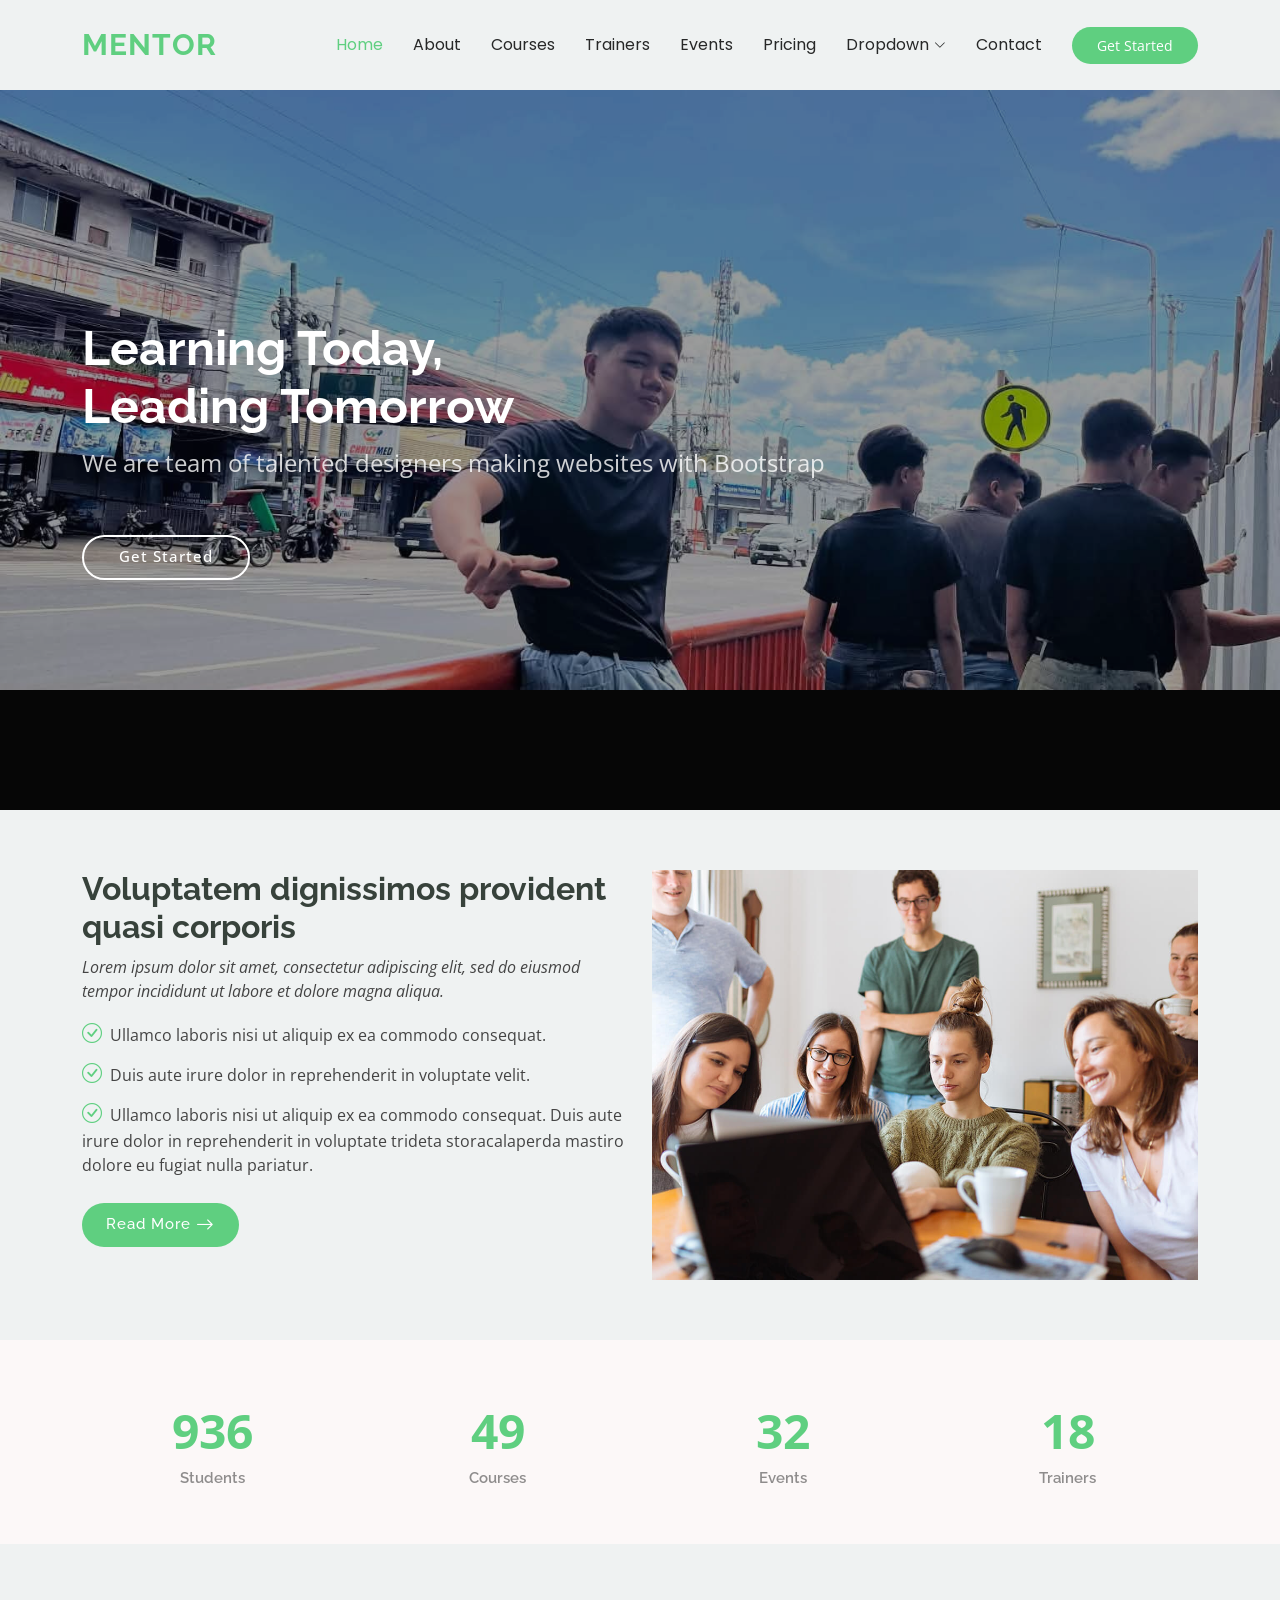
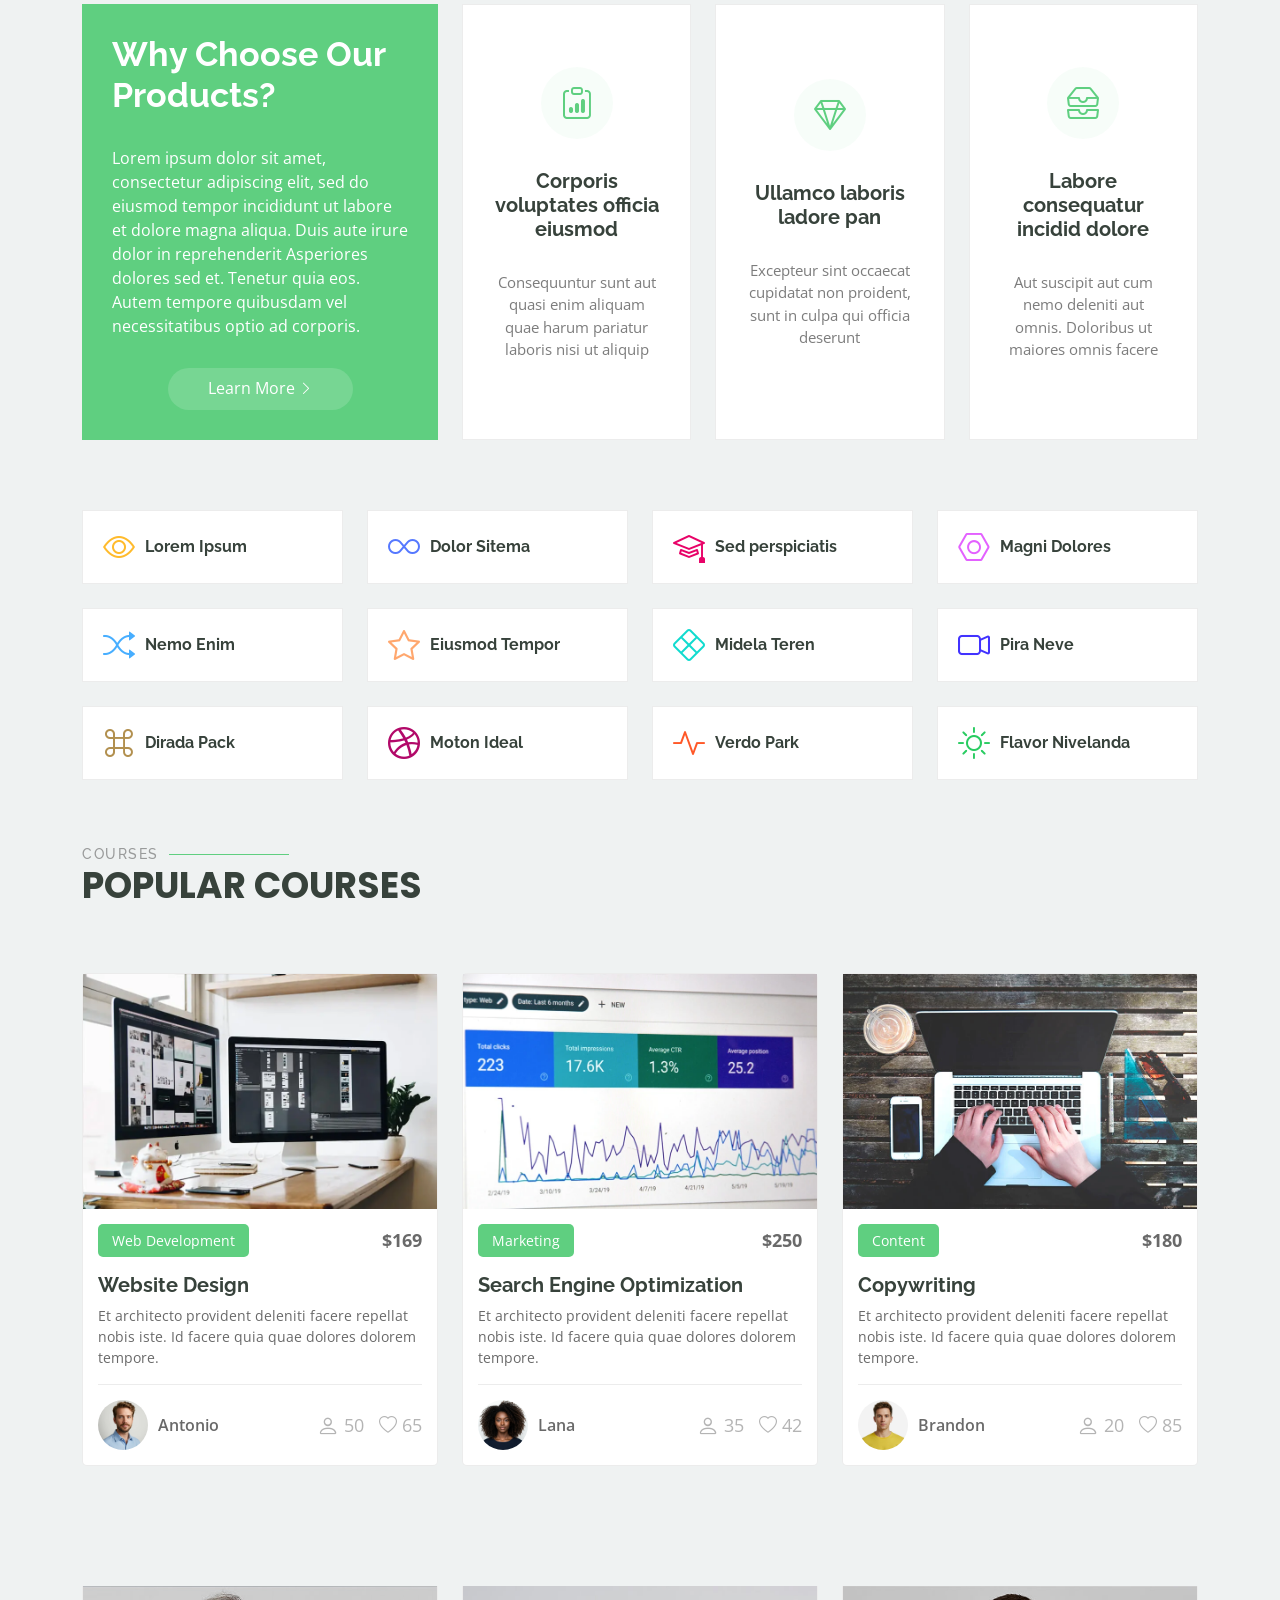
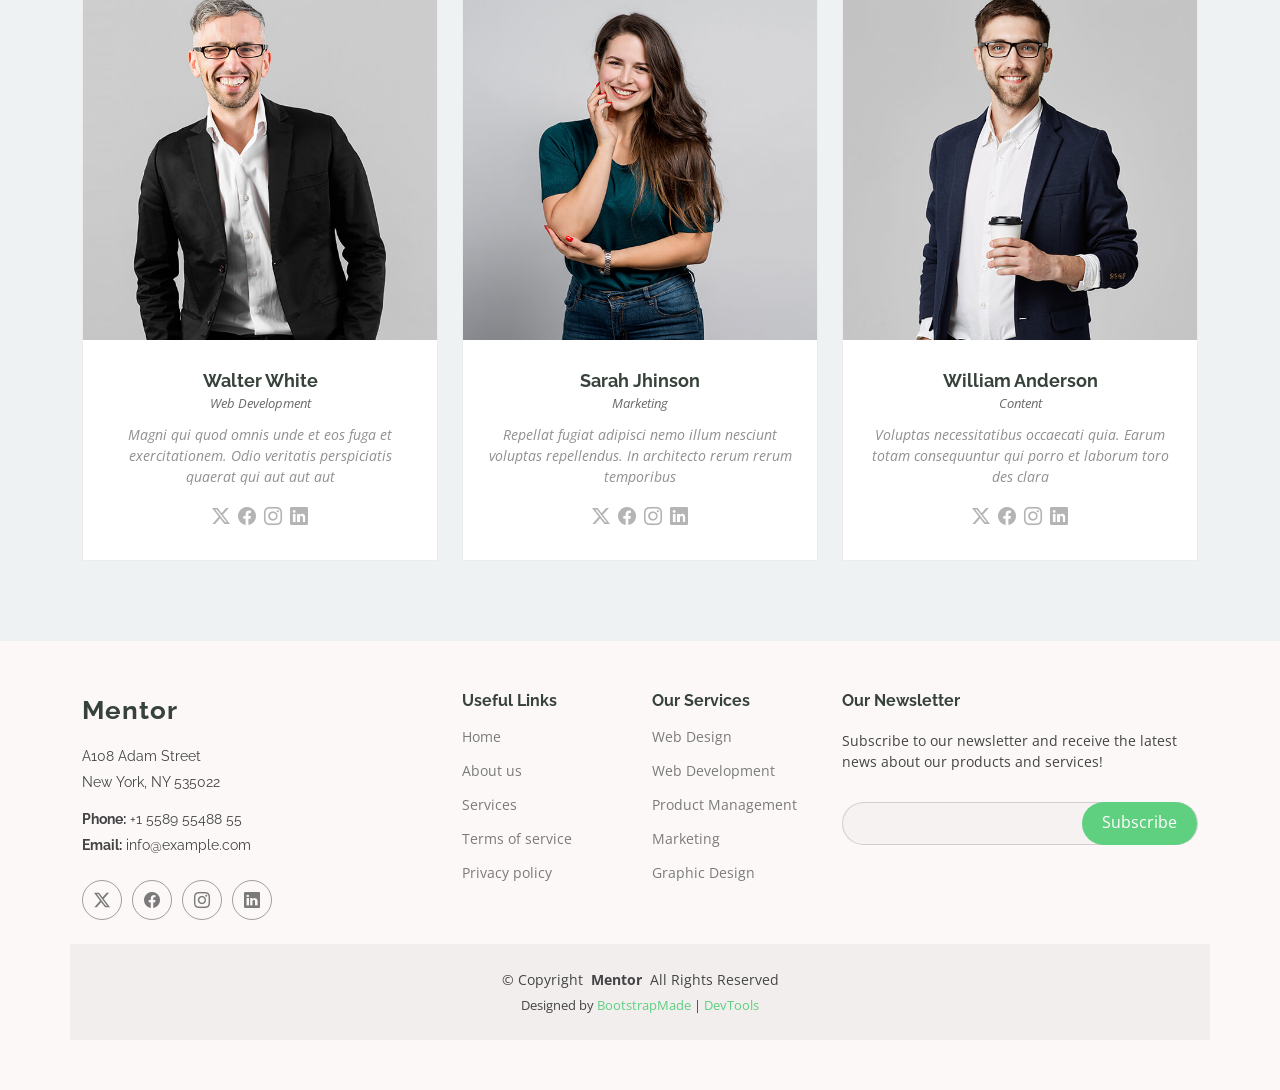
<file: index.html>
<!DOCTYPE html>
<html lang="en">

<head>
  <meta charset="utf-8">
  <meta content="width=device-width, initial-scale=1.0" name="viewport">
  <title>LANDING PAGE</title>
  <meta name="description" content="">
  <meta name="keywords" content="">

  <!-- Favicons -->
  <link href="assets/img/favicon.png" rel="icon">
  <link href="assets/img/apple-touch-icon.png" rel="apple-touch-icon">

  <!-- Fonts -->
  <link href="https://fonts.googleapis.com" rel="preconnect">
  <link href="https://fonts.gstatic.com" rel="preconnect" crossorigin>
  <link href="https://fonts.googleapis.com/css2?family=Open+Sans:ital,wght@0,300;0,400;0,500;0,600;0,700;0,800;1,300;1,400;1,500;1,600;1,700;1,800&family=Poppins:ital,wght@0,100;0,200;0,300;0,400;0,500;0,600;0,700;0,800;0,900;1,100;1,200;1,300;1,400;1,500;1,600;1,700;1,800;1,900&family=Raleway:ital,wght@0,100;0,200;0,300;0,400;0,500;0,600;0,700;0,800;0,900;1,100;1,200;1,300;1,400;1,500;1,600;1,700;1,800;1,900&display=swap" rel="stylesheet">

  <!-- Vendor CSS Files -->
  <link href="assets/vendor/bootstrap/css/bootstrap.min.css" rel="stylesheet">
  <link href="assets/vendor/bootstrap-icons/bootstrap-icons.css" rel="stylesheet">
  <link href="assets/vendor/aos/aos.css" rel="stylesheet">
  <link href="assets/vendor/glightbox/css/glightbox.min.css" rel="stylesheet">
  <link href="assets/vendor/swiper/swiper-bundle.min.css" rel="stylesheet">

  <!-- Main CSS File -->
  <link href="assets/css/main.css" rel="stylesheet">

  <!-- =======================================================
  * Template Name: Mentor
  * Template URL: https://bootstrapmade.com/mentor-free-education-bootstrap-theme/
  * Updated: Jul 07 2025 with Bootstrap v5.3.7
  * Author: BootstrapMade.com
  * License: https://bootstrapmade.com/license/
  ======================================================== -->
</head>

<body class="index-page">

  <header id="header" class="header d-flex align-items-center sticky-top">
    <div class="container-fluid container-xl position-relative d-flex align-items-center">

      <a href="index.html" class="logo d-flex align-items-center me-auto">
        <!-- Uncomment the line below if you also wish to use an image logo -->
        <!-- <img src="assets/img/logo.webp" alt=""> -->
        <h1 class="sitename">Mentor</h1>
      </a>

      <nav id="navmenu" class="navmenu">
        <ul>
          <li><a href="index.html" class="active">Home<br></a></li>
          <li><a href="about.html">About</a></li>
          <li><a href="courses.html">Courses</a></li>
          <li><a href="trainers.html">Trainers</a></li>
          <li><a href="events.html">Events</a></li>
          <li><a href="pricing.html">Pricing</a></li>
          <li class="dropdown"><a href="#"><span>Dropdown</span> <i class="bi bi-chevron-down toggle-dropdown"></i></a>
            <ul>
              <li><a href="#">Dropdown 1</a></li>
              <li class="dropdown"><a href="#"><span>Deep Dropdown</span> <i class="bi bi-chevron-down toggle-dropdown"></i></a>
                <ul>
                  <li><a href="#">Deep Dropdown 1</a></li>
                  <li><a href="#">Deep Dropdown 2</a></li>
                  <li><a href="#">Deep Dropdown 3</a></li>
                  <li><a href="#">Deep Dropdown 4</a></li>
                  <li><a href="#">Deep Dropdown 5</a></li>
                </ul>
              </li>
              <li><a href="#">Dropdown 2</a></li>
              <li><a href="#">Dropdown 3</a></li>
              <li><a href="#">Dropdown 4</a></li>
            </ul>
          </li>
          <li><a href="contact.html">Contact</a></li>
        </ul>
        <i class="mobile-nav-toggle d-xl-none bi bi-list"></i>
      </nav>

      <a class="btn-getstarted" href="courses.html">Get Started</a>

    </div>
  </header>

  <main class="main">

    <!-- Hero Section -->
    <section id="hero" class="hero section dark-background">

      <img src="assets/img/mypicture2.1.jpg" alt="" 
      style="width 600px; height: 600px; object-fit: cover;" data-aos="fade-in">

      <div class="container">
        <h2 data-aos="fade-up" data-aos-delay="100">Learning Today,<br>Leading Tomorrow</h2>
        <p data-aos="fade-up" data-aos-delay="200">We are team of talented designers making websites with Bootstrap</p>
        <div class="d-flex mt-4" data-aos="fade-up" data-aos-delay="300">
          <a href="courses.html" class="btn-get-started">Get Started</a>
        </div>
      </div>

    </section><!-- /Hero Section -->

    <!-- About Section -->
    <section id="about" class="about section">

      <div class="container">

        <div class="row gy-4">

          <div class="col-lg-6 order-1 order-lg-2" data-aos="fade-up" data-aos-delay="100">
            <img src="assets/img/about.jpg" class="img-fluid" alt="">
          </div>

          <div class="col-lg-6 order-2 order-lg-1 content" data-aos="fade-up" data-aos-delay="200">
            <h3>Voluptatem dignissimos provident quasi corporis</h3>
            <p class="fst-italic">
              Lorem ipsum dolor sit amet, consectetur adipiscing elit, sed do eiusmod tempor incididunt ut labore et dolore
              magna aliqua.
            </p>
            <ul>
              <li><i class="bi bi-check-circle"></i> <span>Ullamco laboris nisi ut aliquip ex ea commodo consequat.</span></li>
              <li><i class="bi bi-check-circle"></i> <span>Duis aute irure dolor in reprehenderit in voluptate velit.</span></li>
              <li><i class="bi bi-check-circle"></i> <span>Ullamco laboris nisi ut aliquip ex ea commodo consequat. Duis aute irure dolor in reprehenderit in voluptate trideta storacalaperda mastiro dolore eu fugiat nulla pariatur.</span></li>
            </ul>
            <a href="#" class="read-more"><span>Read More</span><i class="bi bi-arrow-right"></i></a>
          </div>

        </div>

      </div>

    </section><!-- /About Section -->

    <!-- Counts Section -->
    <section id="counts" class="section counts light-background">

      <div class="container" data-aos="fade-up" data-aos-delay="100">

        <div class="row gy-4">

          <div class="col-lg-3 col-md-6">
            <div class="stats-item text-center w-100 h-100">
              <span data-purecounter-start="0" data-purecounter-end="1232" data-purecounter-duration="1" class="purecounter"></span>
              <p>Students</p>
            </div>
          </div><!-- End Stats Item -->

          <div class="col-lg-3 col-md-6">
            <div class="stats-item text-center w-100 h-100">
              <span data-purecounter-start="0" data-purecounter-end="64" data-purecounter-duration="1" class="purecounter"></span>
              <p>Courses</p>
            </div>
          </div><!-- End Stats Item -->

          <div class="col-lg-3 col-md-6">
            <div class="stats-item text-center w-100 h-100">
              <span data-purecounter-start="0" data-purecounter-end="42" data-purecounter-duration="1" class="purecounter"></span>
              <p>Events</p>
            </div>
          </div><!-- End Stats Item -->

          <div class="col-lg-3 col-md-6">
            <div class="stats-item text-center w-100 h-100">
              <span data-purecounter-start="0" data-purecounter-end="24" data-purecounter-duration="1" class="purecounter"></span>
              <p>Trainers</p>
            </div>
          </div><!-- End Stats Item -->

        </div>

      </div>

    </section><!-- /Counts Section -->

    <!-- Why Us Section -->
    <section id="why-us" class="section why-us">

      <div class="container">

        <div class="row gy-4">

          <div class="col-lg-4" data-aos="fade-up" data-aos-delay="100">
            <div class="why-box">
              <h3>Why Choose Our Products?</h3>
              <p>
                Lorem ipsum dolor sit amet, consectetur adipiscing elit, sed do eiusmod tempor incididunt ut labore et dolore magna aliqua. Duis aute irure dolor in reprehenderit
                Asperiores dolores sed et. Tenetur quia eos. Autem tempore quibusdam vel necessitatibus optio ad corporis.
              </p>
              <div class="text-center">
                <a href="#" class="more-btn"><span>Learn More</span> <i class="bi bi-chevron-right"></i></a>
              </div>
            </div>
          </div><!-- End Why Box -->

          <div class="col-lg-8 d-flex align-items-stretch">
            <div class="row gy-4" data-aos="fade-up" data-aos-delay="200">

              <div class="col-xl-4">
                <div class="icon-box d-flex flex-column justify-content-center align-items-center">
                  <i class="bi bi-clipboard-data"></i>
                  <h4>Corporis voluptates officia eiusmod</h4>
                  <p>Consequuntur sunt aut quasi enim aliquam quae harum pariatur laboris nisi ut aliquip</p>
                </div>
              </div><!-- End Icon Box -->

              <div class="col-xl-4" data-aos="fade-up" data-aos-delay="300">
                <div class="icon-box d-flex flex-column justify-content-center align-items-center">
                  <i class="bi bi-gem"></i>
                  <h4>Ullamco laboris ladore pan</h4>
                  <p>Excepteur sint occaecat cupidatat non proident, sunt in culpa qui officia deserunt</p>
                </div>
              </div><!-- End Icon Box -->

              <div class="col-xl-4" data-aos="fade-up" data-aos-delay="400">
                <div class="icon-box d-flex flex-column justify-content-center align-items-center">
                  <i class="bi bi-inboxes"></i>
                  <h4>Labore consequatur incidid dolore</h4>
                  <p>Aut suscipit aut cum nemo deleniti aut omnis. Doloribus ut maiores omnis facere</p>
                </div>
              </div><!-- End Icon Box -->

            </div>
          </div>

        </div>

      </div>

    </section><!-- /Why Us Section -->

    <!-- Features Section -->
    <section id="features" class="features section">

      <div class="container">

        <div class="row gy-4">

          <div class="col-lg-3 col-md-4" data-aos="fade-up" data-aos-delay="100">
            <div class="features-item">
              <i class="bi bi-eye" style="color: #ffbb2c;"></i>
              <h3><a href="" class="stretched-link">Lorem Ipsum</a></h3>
            </div>
          </div><!-- End Feature Item -->

          <div class="col-lg-3 col-md-4" data-aos="fade-up" data-aos-delay="200">
            <div class="features-item">
              <i class="bi bi-infinity" style="color: #5578ff;"></i>
              <h3><a href="" class="stretched-link">Dolor Sitema</a></h3>
            </div>
          </div><!-- End Feature Item -->

          <div class="col-lg-3 col-md-4" data-aos="fade-up" data-aos-delay="300">
            <div class="features-item">
              <i class="bi bi-mortarboard" style="color: #e80368;"></i>
              <h3><a href="" class="stretched-link">Sed perspiciatis</a></h3>
            </div>
          </div><!-- End Feature Item -->

          <div class="col-lg-3 col-md-4" data-aos="fade-up" data-aos-delay="400">
            <div class="features-item">
              <i class="bi bi-nut" style="color: #e361ff;"></i>
              <h3><a href="" class="stretched-link">Magni Dolores</a></h3>
            </div>
          </div><!-- End Feature Item -->

          <div class="col-lg-3 col-md-4" data-aos="fade-up" data-aos-delay="500">
            <div class="features-item">
              <i class="bi bi-shuffle" style="color: #47aeff;"></i>
              <h3><a href="" class="stretched-link">Nemo Enim</a></h3>
            </div>
          </div><!-- End Feature Item -->

          <div class="col-lg-3 col-md-4" data-aos="fade-up" data-aos-delay="600">
            <div class="features-item">
              <i class="bi bi-star" style="color: #ffa76e;"></i>
              <h3><a href="" class="stretched-link">Eiusmod Tempor</a></h3>
            </div>
          </div><!-- End Feature Item -->

          <div class="col-lg-3 col-md-4" data-aos="fade-up" data-aos-delay="700">
            <div class="features-item">
              <i class="bi bi-x-diamond" style="color: #11dbcf;"></i>
              <h3><a href="" class="stretched-link">Midela Teren</a></h3>
            </div>
          </div><!-- End Feature Item -->

          <div class="col-lg-3 col-md-4" data-aos="fade-up" data-aos-delay="800">
            <div class="features-item">
              <i class="bi bi-camera-video" style="color: #4233ff;"></i>
              <h3><a href="" class="stretched-link">Pira Neve</a></h3>
            </div>
          </div><!-- End Feature Item -->

          <div class="col-lg-3 col-md-4" data-aos="fade-up" data-aos-delay="900">
            <div class="features-item">
              <i class="bi bi-command" style="color: #b2904f;"></i>
              <h3><a href="" class="stretched-link">Dirada Pack</a></h3>
            </div>
          </div><!-- End Feature Item -->

          <div class="col-lg-3 col-md-4" data-aos="fade-up" data-aos-delay="1000">
            <div class="features-item">
              <i class="bi bi-dribbble" style="color: #b20969;"></i>
              <h3><a href="" class="stretched-link">Moton Ideal</a></h3>
            </div>
          </div><!-- End Feature Item -->

          <div class="col-lg-3 col-md-4" data-aos="fade-up" data-aos-delay="1100">
            <div class="features-item">
              <i class="bi bi-activity" style="color: #ff5828;"></i>
              <h3><a href="" class="stretched-link">Verdo Park</a></h3>
            </div>
          </div><!-- End Feature Item -->

          <div class="col-lg-3 col-md-4" data-aos="fade-up" data-aos-delay="1200">
            <div class="features-item">
              <i class="bi bi-brightness-high" style="color: #29cc61;"></i>
              <h3><a href="" class="stretched-link">Flavor Nivelanda</a></h3>
            </div>
          </div><!-- End Feature Item -->

        </div>

      </div>

    </section><!-- /Features Section -->

    <!-- Courses Section -->
    <section id="courses" class="courses section">

      <!-- Section Title -->
      <div class="container section-title" data-aos="fade-up">
        <h2>Courses</h2>
        <p>Popular Courses</p>
      </div><!-- End Section Title -->

      <div class="container">

        <div class="row">

          <div class="col-lg-4 col-md-6 d-flex align-items-stretch" data-aos="zoom-in" data-aos-delay="100">
            <div class="course-item">
              <img src="assets/img/course/course-1.webp" class="img-fluid" alt="...">
              <div class="course-content">
                <div class="d-flex justify-content-between align-items-center mb-3">
                  <p class="category">Web Development</p>
                  <p class="price">$169</p>
                </div>

                <h3><a href="course-details.html">Website Design</a></h3>
                <p class="description">Et architecto provident deleniti facere repellat nobis iste. Id facere quia quae dolores dolorem tempore.</p>
                <div class="trainer d-flex justify-content-between align-items-center">
                  <div class="trainer-profile d-flex align-items-center">
                    <img src="assets/img/person/person-m-7.webp" class="img-fluid" alt="">
                    <a href="" class="trainer-link">Antonio</a>
                  </div>
                  <div class="trainer-rank d-flex align-items-center">
                    <i class="bi bi-person user-icon"></i>&nbsp;50
                    &nbsp;&nbsp;
                    <i class="bi bi-heart heart-icon"></i>&nbsp;65
                  </div>
                </div>
              </div>
            </div>
          </div> <!-- End Course Item-->

          <div class="col-lg-4 col-md-6 d-flex align-items-stretch mt-4 mt-md-0" data-aos="zoom-in" data-aos-delay="200">
            <div class="course-item">
              <img src="assets/img/course/course-2.webp" class="img-fluid" alt="...">
              <div class="course-content">
                <div class="d-flex justify-content-between align-items-center mb-3">
                  <p class="category">Marketing</p>
                  <p class="price">$250</p>
                </div>

                <h3><a href="course-details.html">Search Engine Optimization</a></h3>
                <p class="description">Et architecto provident deleniti facere repellat nobis iste. Id facere quia quae dolores dolorem tempore.</p>
                <div class="trainer d-flex justify-content-between align-items-center">
                  <div class="trainer-profile d-flex align-items-center">
                    <img src="assets/img/person/person-f-14.webp" class="img-fluid" alt="">
                    <a href="" class="trainer-link">Lana</a>
                  </div>
                  <div class="trainer-rank d-flex align-items-center">
                    <i class="bi bi-person user-icon"></i>&nbsp;35
                    &nbsp;&nbsp;
                    <i class="bi bi-heart heart-icon"></i>&nbsp;42
                  </div>
                </div>
              </div>
            </div>
          </div> <!-- End Course Item-->

          <div class="col-lg-4 col-md-6 d-flex align-items-stretch mt-4 mt-lg-0" data-aos="zoom-in" data-aos-delay="300">
            <div class="course-item">
              <img src="assets/img/course/course-3.webp" class="img-fluid" alt="...">
              <div class="course-content">
                <div class="d-flex justify-content-between align-items-center mb-3">
                  <p class="category">Content</p>
                  <p class="price">$180</p>
                </div>

                <h3><a href="course-details.html">Copywriting</a></h3>
                <p class="description">Et architecto provident deleniti facere repellat nobis iste. Id facere quia quae dolores dolorem tempore.</p>
                <div class="trainer d-flex justify-content-between align-items-center">
                  <div class="trainer-profile d-flex align-items-center">
                    <img src="assets/img/person/person-m-12.webp" class="img-fluid" alt="">
                    <a href="" class="trainer-link">Brandon</a>
                  </div>
                  <div class="trainer-rank d-flex align-items-center">
                    <i class="bi bi-person user-icon"></i>&nbsp;20
                    &nbsp;&nbsp;
                    <i class="bi bi-heart heart-icon"></i>&nbsp;85
                  </div>
                </div>
              </div>
            </div>
          </div> <!-- End Course Item-->

        </div>

      </div>

    </section><!-- /Courses Section -->

    <!-- Trainers Index Section -->
    <section id="trainers-index" class="section trainers-index">

      <div class="container">

        <div class="row">

          <div class="col-lg-4 col-md-6 d-flex" data-aos="fade-up" data-aos-delay="100">
            <div class="member">
              <img src="assets/img/trainers/trainer-1.jpg" class="img-fluid" alt="">
              <div class="member-content">
                <h4>Walter White</h4>
                <span>Web Development</span>
                <p>
                  Magni qui quod omnis unde et eos fuga et exercitationem. Odio veritatis perspiciatis quaerat qui aut aut aut
                </p>
                <div class="social">
                  <a href=""><i class="bi bi-twitter-x"></i></a>
                  <a href=""><i class="bi bi-facebook"></i></a>
                  <a href=""><i class="bi bi-instagram"></i></a>
                  <a href=""><i class="bi bi-linkedin"></i></a>
                </div>
              </div>
            </div>
          </div><!-- End Team Member -->

          <div class="col-lg-4 col-md-6 d-flex" data-aos="fade-up" data-aos-delay="200">
            <div class="member">
              <img src="assets/img/trainers/trainer-2.jpg" class="img-fluid" alt="">
              <div class="member-content">
                <h4>Sarah Jhinson</h4>
                <span>Marketing</span>
                <p>
                  Repellat fugiat adipisci nemo illum nesciunt voluptas repellendus. In architecto rerum rerum temporibus
                </p>
                <div class="social">
                  <a href=""><i class="bi bi-twitter-x"></i></a>
                  <a href=""><i class="bi bi-facebook"></i></a>
                  <a href=""><i class="bi bi-instagram"></i></a>
                  <a href=""><i class="bi bi-linkedin"></i></a>
                </div>
              </div>
            </div>
          </div><!-- End Team Member -->

          <div class="col-lg-4 col-md-6 d-flex" data-aos="fade-up" data-aos-delay="300">
            <div class="member">
              <img src="assets/img/trainers/trainer-3.jpg" class="img-fluid" alt="">
              <div class="member-content">
                <h4>William Anderson</h4>
                <span>Content</span>
                <p>
                  Voluptas necessitatibus occaecati quia. Earum totam consequuntur qui porro et laborum toro des clara
                </p>
                <div class="social">
                  <a href=""><i class="bi bi-twitter-x"></i></a>
                  <a href=""><i class="bi bi-facebook"></i></a>
                  <a href=""><i class="bi bi-instagram"></i></a>
                  <a href=""><i class="bi bi-linkedin"></i></a>
                </div>
              </div>
            </div>
          </div><!-- End Team Member -->

        </div>

      </div>

    </section><!-- /Trainers Index Section -->

  </main>

  <footer id="footer" class="footer position-relative light-background">

    <div class="container footer-top">
      <div class="row gy-4">
        <div class="col-lg-4 col-md-6 footer-about">
          <a href="index.html" class="logo d-flex align-items-center">
            <span class="sitename">Mentor</span>
          </a>
          <div class="footer-contact pt-3">
            <p>A108 Adam Street</p>
            <p>New York, NY 535022</p>
            <p class="mt-3"><strong>Phone:</strong> <span>+1 5589 55488 55</span></p>
            <p><strong>Email:</strong> <span>info@example.com</span></p>
          </div>
          <div class="social-links d-flex mt-4">
            <a href=""><i class="bi bi-twitter-x"></i></a>
            <a href=""><i class="bi bi-facebook"></i></a>
            <a href=""><i class="bi bi-instagram"></i></a>
            <a href=""><i class="bi bi-linkedin"></i></a>
          </div>
        </div>

        <div class="col-lg-2 col-md-3 footer-links">
          <h4>Useful Links</h4>
          <ul>
            <li><a href="#">Home</a></li>
            <li><a href="#">About us</a></li>
            <li><a href="#">Services</a></li>
            <li><a href="#">Terms of service</a></li>
            <li><a href="#">Privacy policy</a></li>
          </ul>
        </div>

        <div class="col-lg-2 col-md-3 footer-links">
          <h4>Our Services</h4>
          <ul>
            <li><a href="#">Web Design</a></li>
            <li><a href="#">Web Development</a></li>
            <li><a href="#">Product Management</a></li>
            <li><a href="#">Marketing</a></li>
            <li><a href="#">Graphic Design</a></li>
          </ul>
        </div>

        <div class="col-lg-4 col-md-12 footer-newsletter">
          <h4>Our Newsletter</h4>
          <p>Subscribe to our newsletter and receive the latest news about our products and services!</p>
          <form action="#" method="post" class="email-form">
            <div class="newsletter-form"><input type="email" name="email"><input type="submit" value="Subscribe"></div>
            <div class="loading">Loading</div>
            <div class="error-message"></div>
            <div class="sent-message">Your subscription request has been sent. Thank you!</div>
          </form>
        </div>

      </div>
    </div>

    <div class="container copyright text-center mt-4">
      <p>© <span>Copyright</span> <strong class="px-1 sitename">Mentor</strong> <span>All Rights Reserved</span></p>
      <div class="credits">
        <!-- All the links in the footer should remain intact. -->
        <!-- You can delete the links only if you've purchased the pro version. -->
        <!-- Licensing information: https://bootstrapmade.com/license/ -->
        Designed by <a href="https://bootstrapmade.com/">BootstrapMade</a> | <a href="https://bootstrapmade.com/tools/">DevTools</a>
      </div>
    </div>

  </footer>

  <!-- Scroll Top -->
  <a href="#" id="scroll-top" class="scroll-top d-flex align-items-center justify-content-center"><i class="bi bi-arrow-up-short"></i></a>

  <!-- Preloader -->
  <div id="preloader"></div>

  <!-- Vendor JS Files -->
  <script src="assets/vendor/bootstrap/js/bootstrap.bundle.min.js"></script>
  <script src="assets/vendor/aos/aos.js"></script>
  <script src="assets/vendor/glightbox/js/glightbox.min.js"></script>
  <script src="assets/vendor/purecounter/purecounter_vanilla.js"></script>
  <script src="assets/vendor/swiper/swiper-bundle.min.js"></script>

  <!-- Main JS File -->
  <script src="assets/js/main.js"></script>

</body>

</html>
</file>
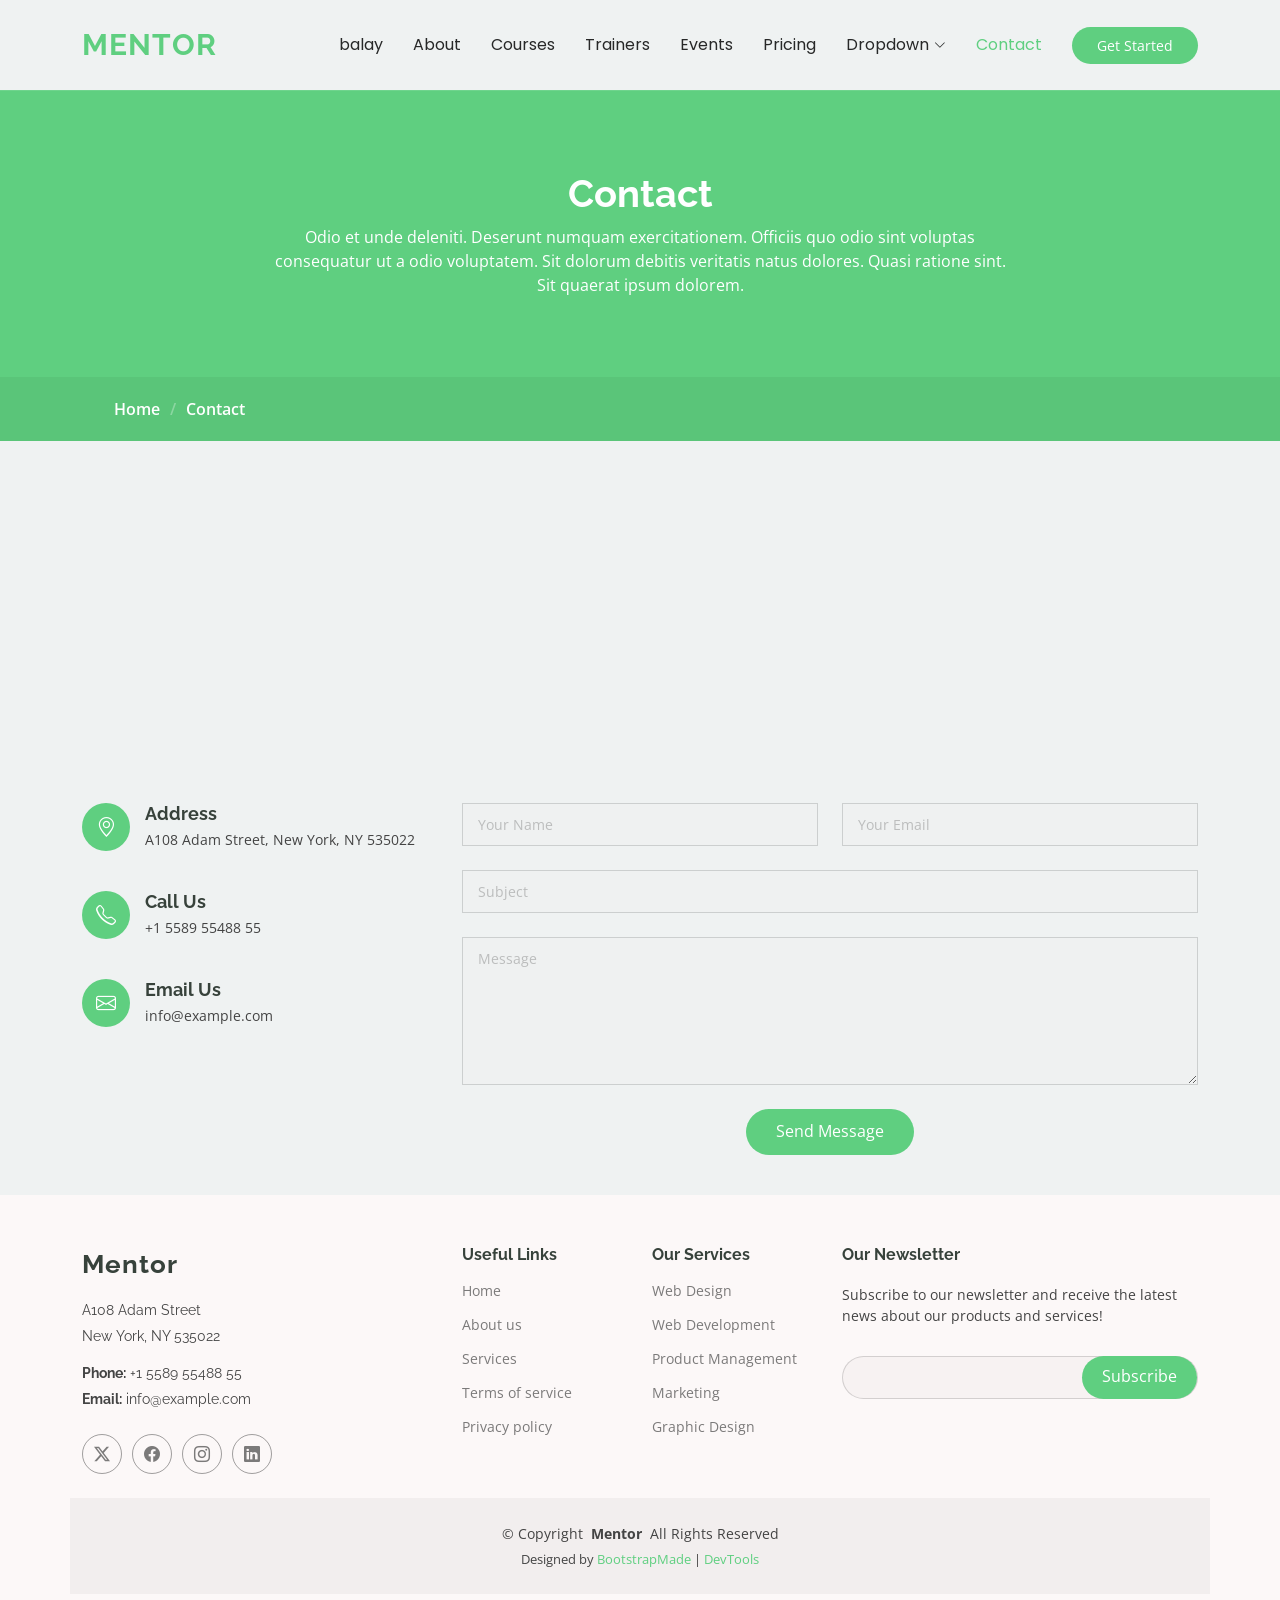
<file: contact.html>
<!DOCTYPE html>
<html lang="en">

<head>
  <meta charset="utf-8">
  <meta content="width=device-width, initial-scale=1.0" name="viewport">
  <title>Contact - Mentor Bootstrap Template</title>
  <meta name="description" content="">
  <meta name="keywords" content="">

  <!-- Favicons -->
  <link href="assets/img/favicon.png" rel="icon">
  <link href="assets/img/apple-touch-icon.png" rel="apple-touch-icon">

  <!-- Fonts -->
  <link href="https://fonts.googleapis.com" rel="preconnect">
  <link href="https://fonts.gstatic.com" rel="preconnect" crossorigin>
  <link
    href="https://fonts.googleapis.com/css2?family=Open+Sans:ital,wght@0,300;0,400;0,500;0,600;0,700;0,800;1,300;1,400;1,500;1,600;1,700;1,800&family=Poppins:ital,wght@0,100;0,200;0,300;0,400;0,500;0,600;0,700;0,800;0,900;1,100;1,200;1,300;1,400;1,500;1,600;1,700;1,800;1,900&family=Raleway:ital,wght@0,100;0,200;0,300;0,400;0,500;0,600;0,700;0,800;0,900;1,100;1,200;1,300;1,400;1,500;1,600;1,700;1,800;1,900&display=swap"
    rel="stylesheet">

  <!-- Vendor CSS Files -->
  <link href="assets/vendor/bootstrap/css/bootstrap.min.css" rel="stylesheet">
  <link href="assets/vendor/bootstrap-icons/bootstrap-icons.css" rel="stylesheet">
  <link href="assets/vendor/aos/aos.css" rel="stylesheet">
  <link href="assets/vendor/glightbox/css/glightbox.min.css" rel="stylesheet">
  <link href="assets/vendor/swiper/swiper-bundle.min.css" rel="stylesheet">

  <!-- Main CSS File -->
  <link href="assets/css/main.css" rel="stylesheet">

  <!-- =======================================================
  * Template Name: Mentor
  * Template URL: https://bootstrapmade.com/mentor-free-education-bootstrap-theme/
  * Updated: Jul 07 2025 with Bootstrap v5.3.7
  * Author: BootstrapMade.com
  * License: https://bootstrapmade.com/license/
  ======================================================== -->
</head>

<body class="contact-page">

  <header id="header" class="header d-flex align-items-center sticky-top">
    <div class="container-fluid container-xl position-relative d-flex align-items-center">

      <a href="index.html" class="logo d-flex align-items-center me-auto">
        <!-- Uncomment the line below if you also wish to use an image logo -->
        <!-- <img src="assets/img/logo.webp" alt=""> -->
        <h1 class="sitename">Mentor</h1>
      </a>

      <nav id="navmenu" class="navmenu">
        <ul>
          <li><a href="index.html">balay<br></a></li>
          <li><a href="about.html">About</a></li>
          <li><a href="courses.html">Courses</a></li>
          <li><a href="trainers.html">Trainers</a></li>
          <li><a href="events.html">Events</a></li>
          <li><a href="pricing.html">Pricing</a></li>
          <li class="dropdown"><a href="#"><span>Dropdown</span> <i class="bi bi-chevron-down toggle-dropdown"></i></a>
            <ul>
              <li><a href="#">Dropdown 1</a></li>
              <li class="dropdown"><a href="#"><span>Deep Dropdown</span> <i
                    class="bi bi-chevron-down toggle-dropdown"></i></a>
                <ul>
                  <li><a href="#">Deep Dropdown 1</a></li>
                  <li><a href="#">Deep Dropdown 2</a></li>
                  <li><a href="#">Deep Dropdown 3</a></li>
                  <li><a href="#">Deep Dropdown 4</a></li>
                  <li><a href="#">Deep Dropdown 5</a></li>
                </ul>
              </li>
              <li><a href="#">Dropdown 2</a></li>
              <li><a href="#">Dropdown 3</a></li>
              <li><a href="#">Dropdown 4</a></li>
            </ul>
          </li>
          <li><a href="contact.html" class="active">Contact</a></li>
        </ul>
        <i class="mobile-nav-toggle d-xl-none bi bi-list"></i>
      </nav>

      <a class="btn-getstarted" href="courses.html">Get Started</a>

    </div>
  </header>

  <main class="main">

    <!-- Page Title -->
    <div class="page-title" data-aos="fade">
      <div class="heading">
        <div class="container">
          <div class="row d-flex justify-content-center text-center">
            <div class="col-lg-8">
              <h1>Contact</h1>
              <p class="mb-0">Odio et unde deleniti. Deserunt numquam exercitationem. Officiis quo odio sint voluptas
                consequatur ut a odio voluptatem. Sit dolorum debitis veritatis natus dolores. Quasi ratione sint. Sit
                quaerat ipsum dolorem.</p>
            </div>
          </div>
        </div>
      </div>
      <nav class="breadcrumbs">
        <div class="container">
          <ol>
            <li><a href="index.html">Home</a></li>
            <li class="current">Contact</li>
          </ol>
        </div>
      </nav>
    </div><!-- End Page Title -->

    <!-- Contact Section -->
    <section id="contact" class="contact section">

      <div class="mb-5" data-aos="fade-up" data-aos-delay="200">
        <iframe style="border:0; width: 100%; height: 300px;"
          src="https://www.google.com/maps/embed?pb=!1m14!1m8!1m3!1d48389.78314118045!2d-74.006138!3d40.710059!3m2!1i1024!2i768!4f13.1!3m3!1m2!1s0x89c25a22a3bda30d%3A0xb89d1fe6bc499443!2sDowntown%20Conference%20Center!5e0!3m2!1sen!2sus!4v1676961268712!5m2!1sen!2sus"
          frameborder="0" allowfullscreen="" loading="lazy" referrerpolicy="no-referrer-when-downgrade"></iframe>
      </div><!-- End Google Maps -->

      <div class="container" data-aos="fade-up" data-aos-delay="100">

        <div class="row gy-4">

          <div class="col-lg-4">
            <div class="info-item d-flex" data-aos="fade-up" data-aos-delay="300">
              <i class="bi bi-geo-alt flex-shrink-0"></i>
              <div>
                <h3>Address</h3>
                <p>A108 Adam Street, New York, NY 535022</p>
              </div>
            </div><!-- End Info Item -->

            <div class="info-item d-flex" data-aos="fade-up" data-aos-delay="400">
              <i class="bi bi-telephone flex-shrink-0"></i>
              <div>
                <h3>Call Us</h3>
                <p>+1 5589 55488 55</p>
              </div>
            </div><!-- End Info Item -->

            <div class="info-item d-flex" data-aos="fade-up" data-aos-delay="500">
              <i class="bi bi-envelope flex-shrink-0"></i>
              <div>
                <h3>Email Us</h3>
                <p>info@example.com</p>
              </div>
            </div><!-- End Info Item -->

          </div>

          <div class="col-lg-8">
            <form action="#" method="post" class="email-form" data-aos="fade-up" data-aos-delay="200">
              <div class="row gy-4">

                <div class="col-md-6">
                  <input type="text" name="name" class="form-control" placeholder="Your Name" required="">
                </div>

                <div class="col-md-6 ">
                  <input type="email" class="form-control" name="email" placeholder="Your Email" required="">
                </div>

                <div class="col-md-12">
                  <input type="text" class="form-control" name="subject" placeholder="Subject" required="">
                </div>

                <div class="col-md-12">
                  <textarea class="form-control" name="message" rows="6" placeholder="Message" required=""></textarea>
                </div>

                <div class="col-md-12 text-center">
                  <div class="loading">Loading</div>
                  <div class="error-message"></div>
                  <div class="sent-message">Your message has been sent. Thank you!</div>

                  <button type="submit">Send Message</button>
                </div>

              </div>
            </form>
          </div><!-- End Contact Form -->

        </div>

      </div>

    </section><!-- /Contact Section -->

  </main>

  <footer id="footer" class="footer position-relative light-background">

    <div class="container footer-top">
      <div class="row gy-4">
        <div class="col-lg-4 col-md-6 footer-about">
          <a href="index.html" class="logo d-flex align-items-center">
            <span class="sitename">Mentor</span>
          </a>
          <div class="footer-contact pt-3">
            <p>A108 Adam Street</p>
            <p>New York, NY 535022</p>
            <p class="mt-3"><strong>Phone:</strong> <span>+1 5589 55488 55</span></p>
            <p><strong>Email:</strong> <span>info@example.com</span></p>
          </div>
          <div class="social-links d-flex mt-4">
            <a href=""><i class="bi bi-twitter-x"></i></a>
            <a href=""><i class="bi bi-facebook"></i></a>
            <a href=""><i class="bi bi-instagram"></i></a>
            <a href=""><i class="bi bi-linkedin"></i></a>
          </div>
        </div>

        <div class="col-lg-2 col-md-3 footer-links">
          <h4>Useful Links</h4>
          <ul>
            <li><a href="#">Home</a></li>
            <li><a href="#">About us</a></li>
            <li><a href="#">Services</a></li>
            <li><a href="#">Terms of service</a></li>
            <li><a href="#">Privacy policy</a></li>
          </ul>
        </div>

        <div class="col-lg-2 col-md-3 footer-links">
          <h4>Our Services</h4>
          <ul>
            <li><a href="#">Web Design</a></li>
            <li><a href="#">Web Development</a></li>
            <li><a href="#">Product Management</a></li>
            <li><a href="#">Marketing</a></li>
            <li><a href="#">Graphic Design</a></li>
          </ul>
        </div>

        <div class="col-lg-4 col-md-12 footer-newsletter">
          <h4>Our Newsletter</h4>
          <p>Subscribe to our newsletter and receive the latest news about our products and services!</p>
          <form action="#" method="post" class="email-form">
            <div class="newsletter-form"><input type="email" name="email"><input type="submit" value="Subscribe"></div>
            <div class="loading">Loading</div>
            <div class="error-message"></div>
            <div class="sent-message">Your subscription request has been sent. Thank you!</div>
          </form>
        </div>

      </div>
    </div>

    <div class="container copyright text-center mt-4">
      <p>© <span>Copyright</span> <strong class="px-1 sitename">Mentor</strong> <span>All Rights Reserved</span></p>
      <div class="credits">
        <!-- All the links in the footer should remain intact. -->
        <!-- You can delete the links only if you've purchased the pro version. -->
        <!-- Licensing information: https://bootstrapmade.com/license/ -->
        Designed by <a href="https://bootstrapmade.com/">BootstrapMade</a> | <a
          href="https://bootstrapmade.com/tools/">DevTools</a>
      </div>
    </div>

  </footer>

  <!-- Scroll Top -->
  <a href="#" id="scroll-top" class="scroll-top d-flex align-items-center justify-content-center"><i
      class="bi bi-arrow-up-short"></i></a>

  <!-- Preloader -->
  <div id="preloader"></div>

  <!-- Vendor JS Files -->
  <script src="assets/vendor/bootstrap/js/bootstrap.bundle.min.js"></script>
  <script src="assets/vendor/aos/aos.js"></script>
  <script src="assets/vendor/glightbox/js/glightbox.min.js"></script>
  <script src="assets/vendor/purecounter/purecounter_vanilla.js"></script>
  <script src="assets/vendor/swiper/swiper-bundle.min.js"></script>

  <!-- Main JS File -->
  <script src="assets/js/main.js"></script>

</body>

</html>
</file>
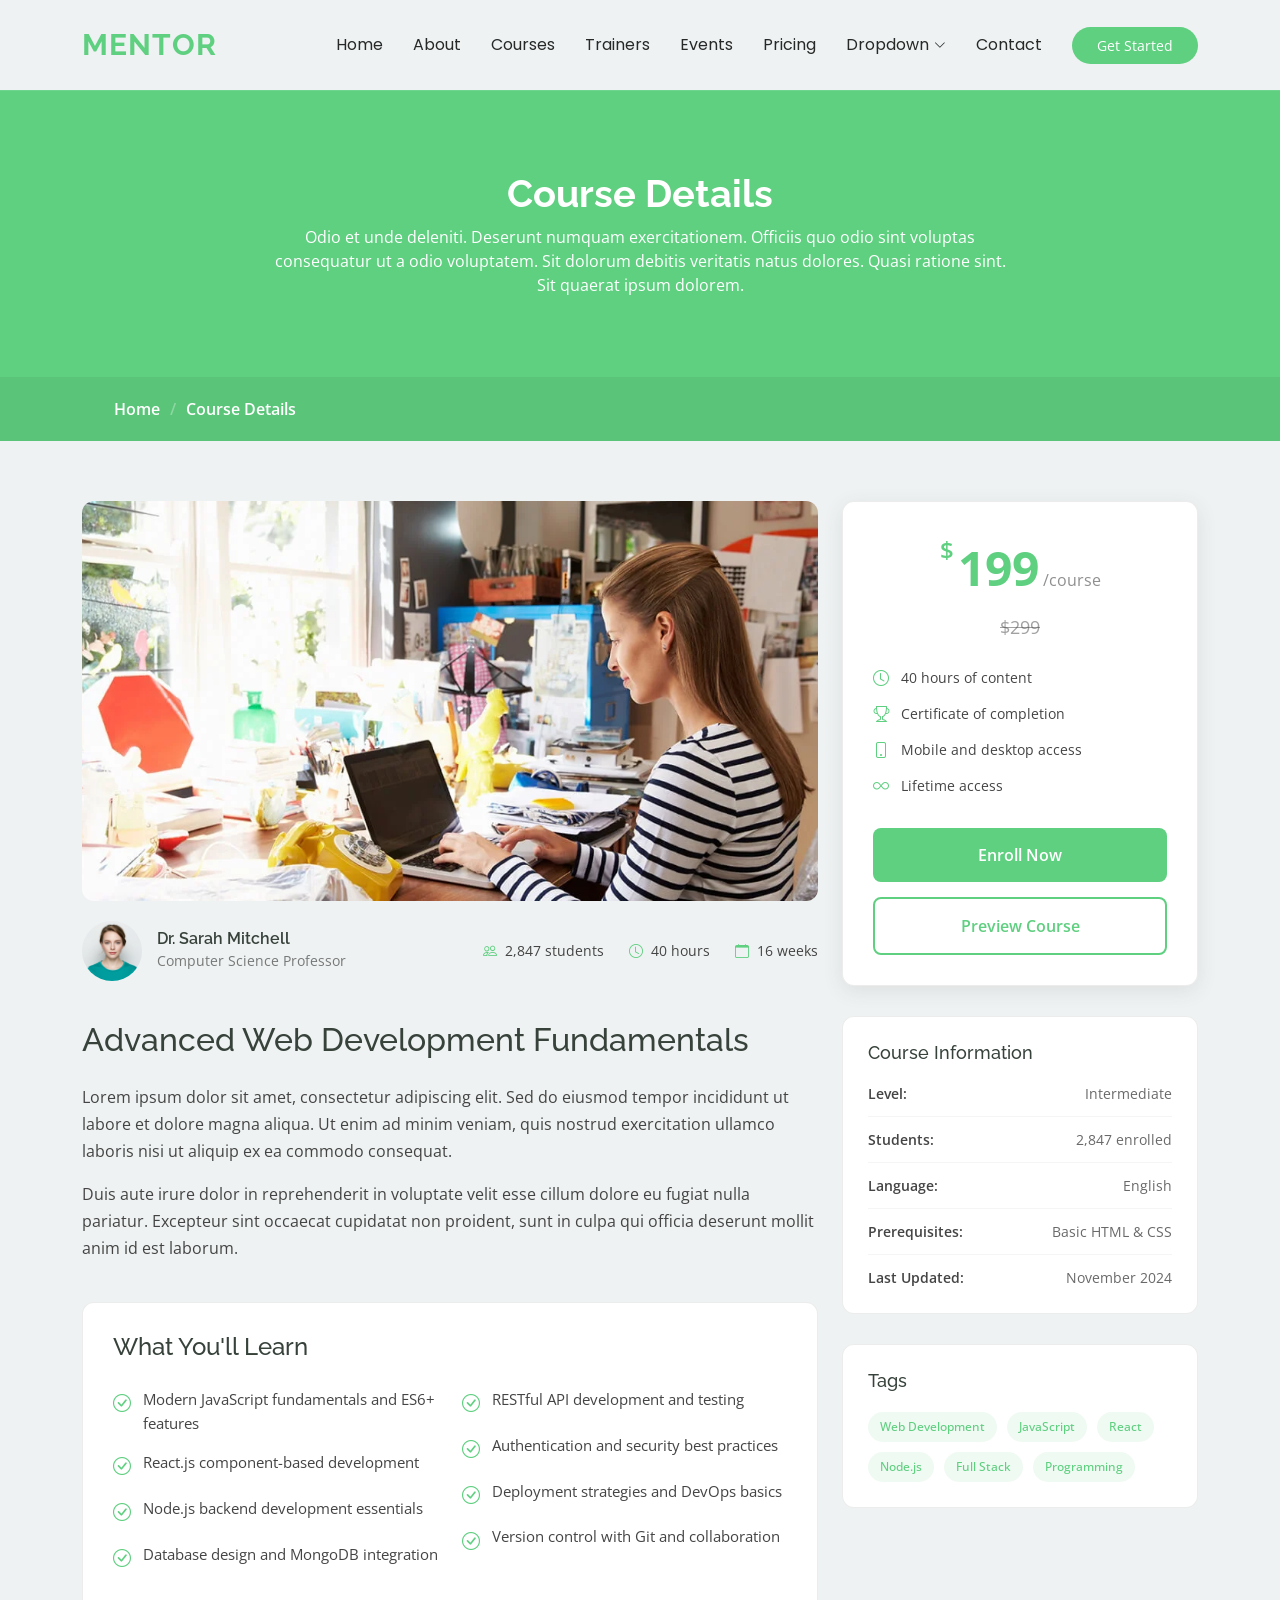
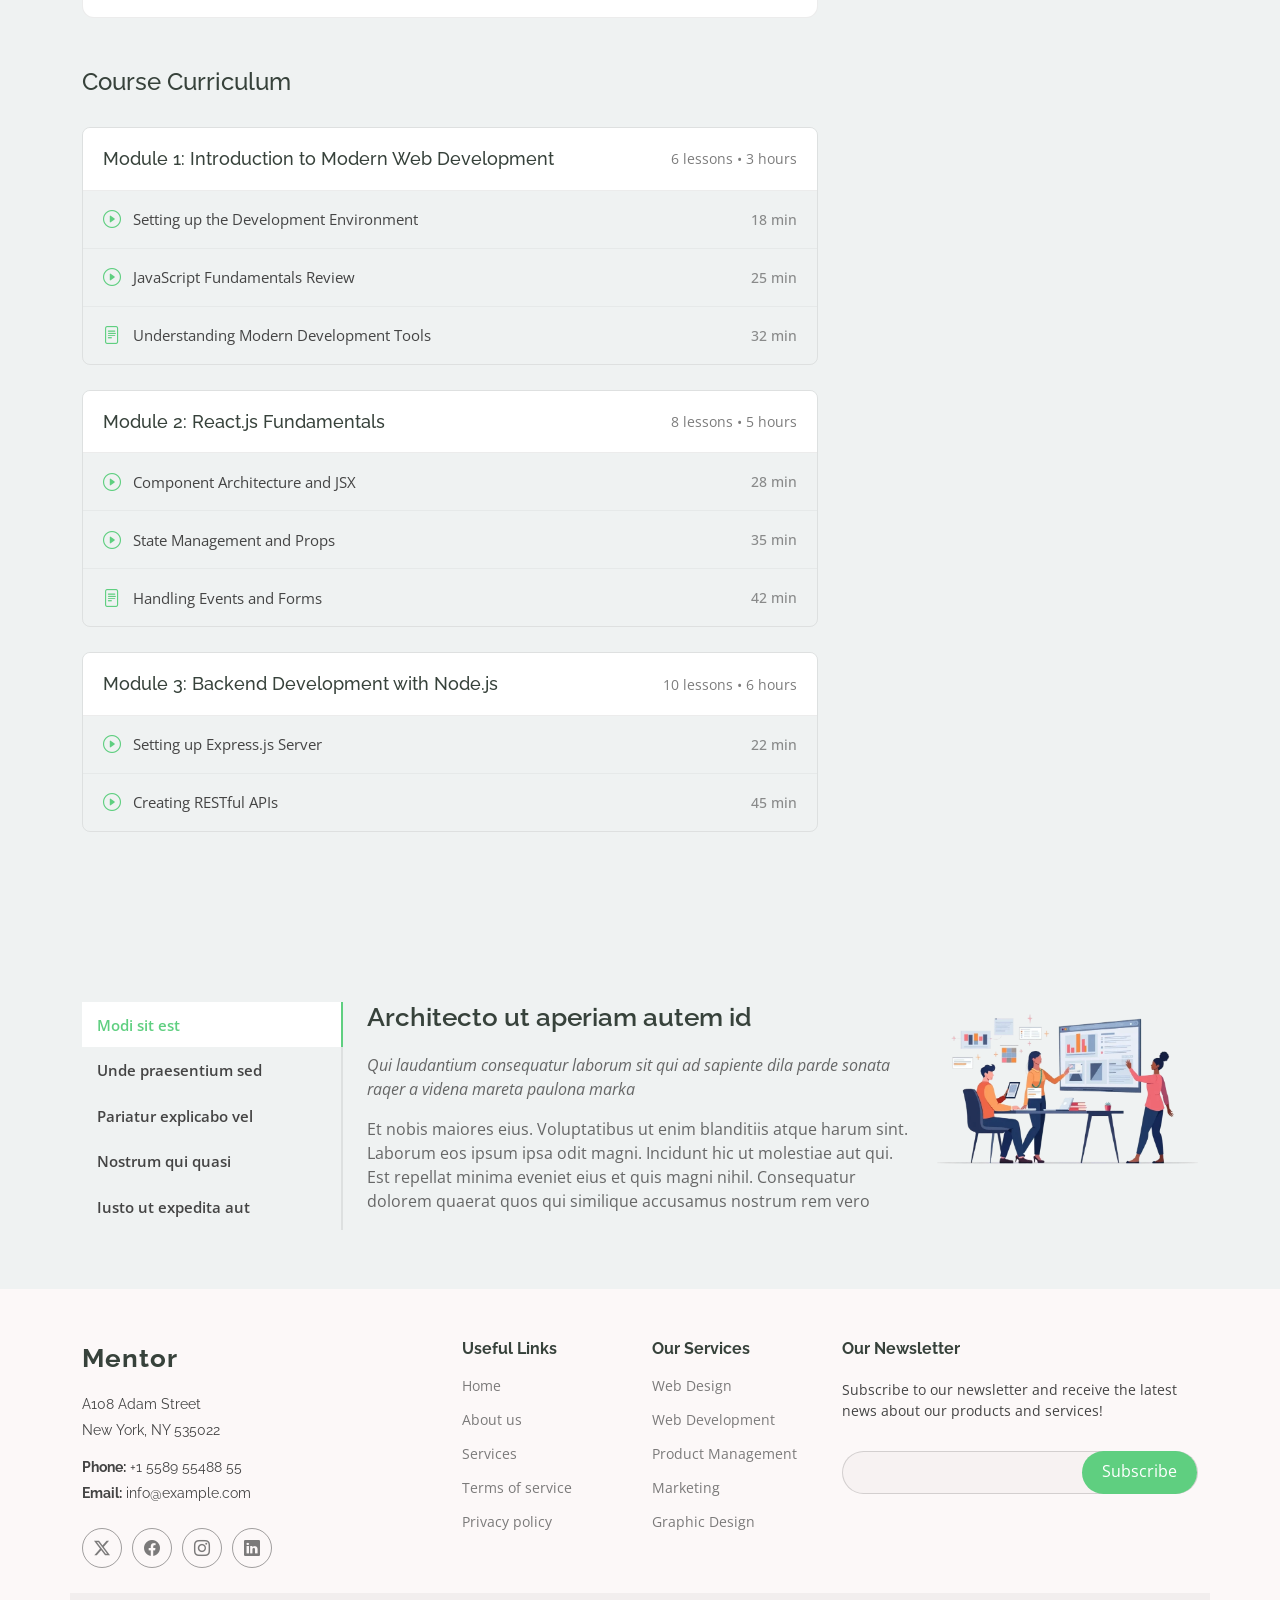
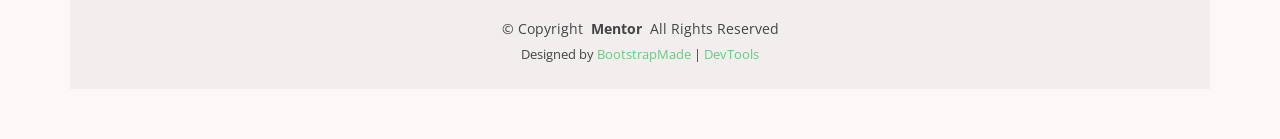
<file: course-details.html>
<!DOCTYPE html>
<html lang="en">

<head>
  <meta charset="utf-8">
  <meta content="width=device-width, initial-scale=1.0" name="viewport">
  <title>Course Details - Mentor Bootstrap Template</title>
  <meta name="description" content="">
  <meta name="keywords" content="">

  <!-- Favicons -->
  <link href="assets/img/favicon.png" rel="icon">
  <link href="assets/img/apple-touch-icon.png" rel="apple-touch-icon">

  <!-- Fonts -->
  <link href="https://fonts.googleapis.com" rel="preconnect">
  <link href="https://fonts.gstatic.com" rel="preconnect" crossorigin>
  <link href="https://fonts.googleapis.com/css2?family=Open+Sans:ital,wght@0,300;0,400;0,500;0,600;0,700;0,800;1,300;1,400;1,500;1,600;1,700;1,800&family=Poppins:ital,wght@0,100;0,200;0,300;0,400;0,500;0,600;0,700;0,800;0,900;1,100;1,200;1,300;1,400;1,500;1,600;1,700;1,800;1,900&family=Raleway:ital,wght@0,100;0,200;0,300;0,400;0,500;0,600;0,700;0,800;0,900;1,100;1,200;1,300;1,400;1,500;1,600;1,700;1,800;1,900&display=swap" rel="stylesheet">

  <!-- Vendor CSS Files -->
  <link href="assets/vendor/bootstrap/css/bootstrap.min.css" rel="stylesheet">
  <link href="assets/vendor/bootstrap-icons/bootstrap-icons.css" rel="stylesheet">
  <link href="assets/vendor/aos/aos.css" rel="stylesheet">
  <link href="assets/vendor/glightbox/css/glightbox.min.css" rel="stylesheet">
  <link href="assets/vendor/swiper/swiper-bundle.min.css" rel="stylesheet">

  <!-- Main CSS File -->
  <link href="assets/css/main.css" rel="stylesheet">

  <!-- =======================================================
  * Template Name: Mentor
  * Template URL: https://bootstrapmade.com/mentor-free-education-bootstrap-theme/
  * Updated: Jul 07 2025 with Bootstrap v5.3.7
  * Author: BootstrapMade.com
  * License: https://bootstrapmade.com/license/
  ======================================================== -->
</head>

<body class="course-details-page">

  <header id="header" class="header d-flex align-items-center sticky-top">
    <div class="container-fluid container-xl position-relative d-flex align-items-center">

      <a href="index.html" class="logo d-flex align-items-center me-auto">
        <!-- Uncomment the line below if you also wish to use an image logo -->
        <!-- <img src="assets/img/logo.webp" alt=""> -->
        <h1 class="sitename">Mentor</h1>
      </a>

      <nav id="navmenu" class="navmenu">
        <ul>
          <li><a href="index.html">Home<br></a></li>
          <li><a href="about.html">About</a></li>
          <li><a href="courses.html">Courses</a></li>
          <li><a href="trainers.html">Trainers</a></li>
          <li><a href="events.html">Events</a></li>
          <li><a href="pricing.html">Pricing</a></li>
          <li class="dropdown"><a href="#"><span>Dropdown</span> <i class="bi bi-chevron-down toggle-dropdown"></i></a>
            <ul>
              <li><a href="#">Dropdown 1</a></li>
              <li class="dropdown"><a href="#"><span>Deep Dropdown</span> <i class="bi bi-chevron-down toggle-dropdown"></i></a>
                <ul>
                  <li><a href="#">Deep Dropdown 1</a></li>
                  <li><a href="#">Deep Dropdown 2</a></li>
                  <li><a href="#">Deep Dropdown 3</a></li>
                  <li><a href="#">Deep Dropdown 4</a></li>
                  <li><a href="#">Deep Dropdown 5</a></li>
                </ul>
              </li>
              <li><a href="#">Dropdown 2</a></li>
              <li><a href="#">Dropdown 3</a></li>
              <li><a href="#">Dropdown 4</a></li>
            </ul>
          </li>
          <li><a href="contact.html">Contact</a></li>
        </ul>
        <i class="mobile-nav-toggle d-xl-none bi bi-list"></i>
      </nav>

      <a class="btn-getstarted" href="courses.html">Get Started</a>

    </div>
  </header>

  <main class="main">

    <!-- Page Title -->
    <div class="page-title" data-aos="fade">
      <div class="heading">
        <div class="container">
          <div class="row d-flex justify-content-center text-center">
            <div class="col-lg-8">
              <h1>Course Details</h1>
              <p class="mb-0">Odio et unde deleniti. Deserunt numquam exercitationem. Officiis quo odio sint voluptas consequatur ut a odio voluptatem. Sit dolorum debitis veritatis natus dolores. Quasi ratione sint. Sit quaerat ipsum dolorem.</p>
            </div>
          </div>
        </div>
      </div>
      <nav class="breadcrumbs">
        <div class="container">
          <ol>
            <li><a href="index.html">Home</a></li>
            <li class="current">Course Details</li>
          </ol>
        </div>
      </nav>
    </div><!-- End Page Title -->

    <!-- Course Details Section -->
    <section id="course-details" class="course-details section">

      <div class="container" data-aos="fade-up" data-aos-delay="100">

        <div class="row">
          <div class="col-lg-8">

            <!-- Course Header -->
            <div class="course-header" data-aos="fade-up" data-aos-delay="200">
              <div class="course-image">
                <img src="assets/img/course/course-details-1.webp" alt="Course Image" class="img-fluid">
              </div>
              <div class="course-meta">
                <div class="instructor">
                  <img src="assets/img/person/person-f-3.webp" alt="Instructor" class="instructor-avatar">
                  <div class="instructor-info">
                    <h6>Dr. Sarah Mitchell</h6>
                    <span>Computer Science Professor</span>
                  </div>
                </div>
                <div class="course-stats">
                  <div class="stat-item">
                    <i class="bi bi-people"></i>
                    <span>2,847 students</span>
                  </div>
                  <div class="stat-item">
                    <i class="bi bi-clock"></i>
                    <span>40 hours</span>
                  </div>
                  <div class="stat-item">
                    <i class="bi bi-calendar"></i>
                    <span>16 weeks</span>
                  </div>
                </div>
              </div>
            </div><!-- End Course Header -->

            <!-- Course Content -->
            <div class="course-content" data-aos="fade-up" data-aos-delay="300">
              <h2>Advanced Web Development Fundamentals</h2>

              <div class="course-description">
                <p>Lorem ipsum dolor sit amet, consectetur adipiscing elit. Sed do eiusmod tempor incididunt ut labore et dolore magna aliqua. Ut enim ad minim veniam, quis nostrud exercitation ullamco laboris nisi ut aliquip ex ea commodo consequat.</p>

                <p>Duis aute irure dolor in reprehenderit in voluptate velit esse cillum dolore eu fugiat nulla pariatur. Excepteur sint occaecat cupidatat non proident, sunt in culpa qui officia deserunt mollit anim id est laborum.</p>
              </div>

              <div class="what-you-learn">
                <h3>What You'll Learn</h3>
                <div class="row">
                  <div class="col-md-6">
                    <ul class="learn-list">
                      <li><i class="bi bi-check-circle"></i>Modern JavaScript fundamentals and ES6+ features</li>
                      <li><i class="bi bi-check-circle"></i>React.js component-based development</li>
                      <li><i class="bi bi-check-circle"></i>Node.js backend development essentials</li>
                      <li><i class="bi bi-check-circle"></i>Database design and MongoDB integration</li>
                    </ul>
                  </div>
                  <div class="col-md-6">
                    <ul class="learn-list">
                      <li><i class="bi bi-check-circle"></i>RESTful API development and testing</li>
                      <li><i class="bi bi-check-circle"></i>Authentication and security best practices</li>
                      <li><i class="bi bi-check-circle"></i>Deployment strategies and DevOps basics</li>
                      <li><i class="bi bi-check-circle"></i>Version control with Git and collaboration</li>
                    </ul>
                  </div>
                </div>
              </div>

            </div><!-- End Course Content -->

            <!-- Course Curriculum -->
            <div class="course-curriculum" data-aos="fade-up" data-aos-delay="400">
              <h3>Course Curriculum</h3>

              <div class="curriculum-section">
                <div class="section-header">
                  <h4>Module 1: Introduction to Modern Web Development</h4>
                  <span class="lessons-count">6 lessons • 3 hours</span>
                </div>
                <div class="lessons">
                  <div class="lesson-item">
                    <div class="lesson-info">
                      <i class="bi bi-play-circle"></i>
                      <span>Setting up the Development Environment</span>
                    </div>
                    <span class="lesson-duration">18 min</span>
                  </div>
                  <div class="lesson-item">
                    <div class="lesson-info">
                      <i class="bi bi-play-circle"></i>
                      <span>JavaScript Fundamentals Review</span>
                    </div>
                    <span class="lesson-duration">25 min</span>
                  </div>
                  <div class="lesson-item">
                    <div class="lesson-info">
                      <i class="bi bi-file-text"></i>
                      <span>Understanding Modern Development Tools</span>
                    </div>
                    <span class="lesson-duration">32 min</span>
                  </div>
                </div>
              </div>

              <div class="curriculum-section">
                <div class="section-header">
                  <h4>Module 2: React.js Fundamentals</h4>
                  <span class="lessons-count">8 lessons • 5 hours</span>
                </div>
                <div class="lessons">
                  <div class="lesson-item">
                    <div class="lesson-info">
                      <i class="bi bi-play-circle"></i>
                      <span>Component Architecture and JSX</span>
                    </div>
                    <span class="lesson-duration">28 min</span>
                  </div>
                  <div class="lesson-item">
                    <div class="lesson-info">
                      <i class="bi bi-play-circle"></i>
                      <span>State Management and Props</span>
                    </div>
                    <span class="lesson-duration">35 min</span>
                  </div>
                  <div class="lesson-item">
                    <div class="lesson-info">
                      <i class="bi bi-file-text"></i>
                      <span>Handling Events and Forms</span>
                    </div>
                    <span class="lesson-duration">42 min</span>
                  </div>
                </div>
              </div>

              <div class="curriculum-section">
                <div class="section-header">
                  <h4>Module 3: Backend Development with Node.js</h4>
                  <span class="lessons-count">10 lessons • 6 hours</span>
                </div>
                <div class="lessons">
                  <div class="lesson-item">
                    <div class="lesson-info">
                      <i class="bi bi-play-circle"></i>
                      <span>Setting up Express.js Server</span>
                    </div>
                    <span class="lesson-duration">22 min</span>
                  </div>
                  <div class="lesson-item">
                    <div class="lesson-info">
                      <i class="bi bi-play-circle"></i>
                      <span>Creating RESTful APIs</span>
                    </div>
                    <span class="lesson-duration">45 min</span>
                  </div>
                </div>
              </div>

            </div><!-- End Course Curriculum -->

          </div>

          <div class="col-lg-4">

            <!-- Course Sidebar -->
            <div class="course-sidebar" data-aos="fade-up" data-aos-delay="200">

              <!-- Pricing Card -->
              <div class="pricing-card">
                <div class="price">
                  <span class="currency">$</span>
                  <span class="amount">199</span>
                  <span class="period">/course</span>
                </div>
                <div class="original-price">$299</div>

                <div class="course-features">
                  <div class="feature">
                    <i class="bi bi-clock"></i>
                    <span>40 hours of content</span>
                  </div>
                  <div class="feature">
                    <i class="bi bi-trophy"></i>
                    <span>Certificate of completion</span>
                  </div>
                  <div class="feature">
                    <i class="bi bi-phone"></i>
                    <span>Mobile and desktop access</span>
                  </div>
                  <div class="feature">
                    <i class="bi bi-infinity"></i>
                    <span>Lifetime access</span>
                  </div>
                </div>

                <button class="btn-enroll">Enroll Now</button>
                <button class="btn-preview">Preview Course</button>
              </div><!-- End Pricing Card -->

              <!-- Course Info -->
              <div class="course-info-card">
                <h4>Course Information</h4>
                <div class="info-item">
                  <span class="label">Level:</span>
                  <span class="value">Intermediate</span>
                </div>
                <div class="info-item">
                  <span class="label">Students:</span>
                  <span class="value">2,847 enrolled</span>
                </div>
                <div class="info-item">
                  <span class="label">Language:</span>
                  <span class="value">English</span>
                </div>
                <div class="info-item">
                  <span class="label">Prerequisites:</span>
                  <span class="value">Basic HTML &amp; CSS</span>
                </div>
                <div class="info-item">
                  <span class="label">Last Updated:</span>
                  <span class="value">November 2024</span>
                </div>
              </div><!-- End Course Info -->

              <!-- Tags -->
              <div class="course-tags">
                <h4>Tags</h4>
                <div class="tags-list">
                  <span class="tag">Web Development</span>
                  <span class="tag">JavaScript</span>
                  <span class="tag">React</span>
                  <span class="tag">Node.js</span>
                  <span class="tag">Full Stack</span>
                  <span class="tag">Programming</span>
                </div>
              </div><!-- End Tags -->

            </div><!-- End Course Sidebar -->

          </div>

        </div>

      </div>

    </section><!-- /Course Details Section -->

    <!-- Tabs Section -->
    <section id="tabs" class="tabs section">

      <div class="container" data-aos="fade-up" data-aos-delay="100">

        <div class="row">
          <div class="col-lg-3">
            <ul class="nav nav-tabs flex-column">
              <li class="nav-item">
                <a class="nav-link active show" data-bs-toggle="tab" href="#tab-1">Modi sit est</a>
              </li>
              <li class="nav-item">
                <a class="nav-link" data-bs-toggle="tab" href="#tab-2">Unde praesentium sed</a>
              </li>
              <li class="nav-item">
                <a class="nav-link" data-bs-toggle="tab" href="#tab-3">Pariatur explicabo vel</a>
              </li>
              <li class="nav-item">
                <a class="nav-link" data-bs-toggle="tab" href="#tab-4">Nostrum qui quasi</a>
              </li>
              <li class="nav-item">
                <a class="nav-link" data-bs-toggle="tab" href="#tab-5">Iusto ut expedita aut</a>
              </li>
            </ul>
          </div>
          <div class="col-lg-9 mt-4 mt-lg-0">
            <div class="tab-content">
              <div class="tab-pane active show" id="tab-1">
                <div class="row">
                  <div class="col-lg-8 details order-2 order-lg-1">
                    <h3>Architecto ut aperiam autem id</h3>
                    <p class="fst-italic">Qui laudantium consequatur laborum sit qui ad sapiente dila parde sonata raqer a videna mareta paulona marka</p>
                    <p>Et nobis maiores eius. Voluptatibus ut enim blanditiis atque harum sint. Laborum eos ipsum ipsa odit magni. Incidunt hic ut molestiae aut qui. Est repellat minima eveniet eius et quis magni nihil. Consequatur dolorem quaerat quos qui similique accusamus nostrum rem vero</p>
                  </div>
                  <div class="col-lg-4 text-center order-1 order-lg-2">
                    <img src="assets/img/illustration/illustration-13.webp" alt="" class="img-fluid">
                  </div>
                </div>
              </div>
              <div class="tab-pane" id="tab-2">
                <div class="row">
                  <div class="col-lg-8 details order-2 order-lg-1">
                    <h3>Et blanditiis nemo veritatis excepturi</h3>
                    <p class="fst-italic">Qui laudantium consequatur laborum sit qui ad sapiente dila parde sonata raqer a videna mareta paulona marka</p>
                    <p>Ea ipsum voluptatem consequatur quis est. Illum error ullam omnis quia et reiciendis sunt sunt est. Non aliquid repellendus itaque accusamus eius et velit ipsa voluptates. Optio nesciunt eaque beatae accusamus lerode pakto madirna desera vafle de nideran pal</p>
                  </div>
                  <div class="col-lg-4 text-center order-1 order-lg-2">
                    <img src="assets/img/illustration/illustration-11.webp" alt="" class="img-fluid">
                  </div>
                </div>
              </div>
              <div class="tab-pane" id="tab-3">
                <div class="row">
                  <div class="col-lg-8 details order-2 order-lg-1">
                    <h3>Impedit facilis occaecati odio neque aperiam sit</h3>
                    <p class="fst-italic">Eos voluptatibus quo. Odio similique illum id quidem non enim fuga. Qui natus non sunt dicta dolor et. In asperiores velit quaerat perferendis aut</p>
                    <p>Iure officiis odit rerum. Harum sequi eum illum corrupti culpa veritatis quisquam. Neque necessitatibus illo rerum eum ut. Commodi ipsam minima molestiae sed laboriosam a iste odio. Earum odit nesciunt fugiat sit ullam. Soluta et harum voluptatem optio quae</p>
                  </div>
                  <div class="col-lg-4 text-center order-1 order-lg-2">
                    <img src="assets/img/illustration/illustration-14.webp" alt="" class="img-fluid">
                  </div>
                </div>
              </div>
              <div class="tab-pane" id="tab-4">
                <div class="row">
                  <div class="col-lg-8 details order-2 order-lg-1">
                    <h3>Fuga dolores inventore laboriosam ut est accusamus laboriosam dolore</h3>
                    <p class="fst-italic">Totam aperiam accusamus. Repellat consequuntur iure voluptas iure porro quis delectus</p>
                    <p>Eaque consequuntur consequuntur libero expedita in voluptas. Nostrum ipsam necessitatibus aliquam fugiat debitis quis velit. Eum ex maxime error in consequatur corporis atque. Eligendi asperiores sed qui veritatis aperiam quia a laborum inventore</p>
                  </div>
                  <div class="col-lg-4 text-center order-1 order-lg-2">
                    <img src="assets/img/illustration/illustration-12.webp" alt="" class="img-fluid">
                  </div>
                </div>
              </div>
              <div class="tab-pane" id="tab-5">
                <div class="row">
                  <div class="col-lg-8 details order-2 order-lg-1">
                    <h3>Est eveniet ipsam sindera pad rone matrelat sando reda</h3>
                    <p class="fst-italic">Omnis blanditiis saepe eos autem qui sunt debitis porro quia.</p>
                    <p>Exercitationem nostrum omnis. Ut reiciendis repudiandae minus. Omnis recusandae ut non quam ut quod eius qui. Ipsum quia odit vero atque qui quibusdam amet. Occaecati sed est sint aut vitae molestiae voluptate vel</p>
                  </div>
                  <div class="col-lg-4 text-center order-1 order-lg-2">
                    <img src="assets/img/illustration/illustration-10.webp" alt="" class="img-fluid">
                  </div>
                </div>
              </div>
            </div>
          </div>
        </div>

      </div>

    </section><!-- /Tabs Section -->

  </main>

  <footer id="footer" class="footer position-relative light-background">

    <div class="container footer-top">
      <div class="row gy-4">
        <div class="col-lg-4 col-md-6 footer-about">
          <a href="index.html" class="logo d-flex align-items-center">
            <span class="sitename">Mentor</span>
          </a>
          <div class="footer-contact pt-3">
            <p>A108 Adam Street</p>
            <p>New York, NY 535022</p>
            <p class="mt-3"><strong>Phone:</strong> <span>+1 5589 55488 55</span></p>
            <p><strong>Email:</strong> <span>info@example.com</span></p>
          </div>
          <div class="social-links d-flex mt-4">
            <a href=""><i class="bi bi-twitter-x"></i></a>
            <a href=""><i class="bi bi-facebook"></i></a>
            <a href=""><i class="bi bi-instagram"></i></a>
            <a href=""><i class="bi bi-linkedin"></i></a>
          </div>
        </div>

        <div class="col-lg-2 col-md-3 footer-links">
          <h4>Useful Links</h4>
          <ul>
            <li><a href="#">Home</a></li>
            <li><a href="#">About us</a></li>
            <li><a href="#">Services</a></li>
            <li><a href="#">Terms of service</a></li>
            <li><a href="#">Privacy policy</a></li>
          </ul>
        </div>

        <div class="col-lg-2 col-md-3 footer-links">
          <h4>Our Services</h4>
          <ul>
            <li><a href="#">Web Design</a></li>
            <li><a href="#">Web Development</a></li>
            <li><a href="#">Product Management</a></li>
            <li><a href="#">Marketing</a></li>
            <li><a href="#">Graphic Design</a></li>
          </ul>
        </div>

        <div class="col-lg-4 col-md-12 footer-newsletter">
          <h4>Our Newsletter</h4>
          <p>Subscribe to our newsletter and receive the latest news about our products and services!</p>
          <form action="#" method="post" class="email-form">
            <div class="newsletter-form"><input type="email" name="email"><input type="submit" value="Subscribe"></div>
            <div class="loading">Loading</div>
            <div class="error-message"></div>
            <div class="sent-message">Your subscription request has been sent. Thank you!</div>
          </form>
        </div>

      </div>
    </div>

    <div class="container copyright text-center mt-4">
      <p>© <span>Copyright</span> <strong class="px-1 sitename">Mentor</strong> <span>All Rights Reserved</span></p>
      <div class="credits">
        <!-- All the links in the footer should remain intact. -->
        <!-- You can delete the links only if you've purchased the pro version. -->
        <!-- Licensing information: https://bootstrapmade.com/license/ -->
        Designed by <a href="https://bootstrapmade.com/">BootstrapMade</a> | <a href="https://bootstrapmade.com/tools/">DevTools</a>
      </div>
    </div>

  </footer>

  <!-- Scroll Top -->
  <a href="#" id="scroll-top" class="scroll-top d-flex align-items-center justify-content-center"><i class="bi bi-arrow-up-short"></i></a>

  <!-- Preloader -->
  <div id="preloader"></div>

  <!-- Vendor JS Files -->
  <script src="assets/vendor/bootstrap/js/bootstrap.bundle.min.js"></script>
  <script src="assets/vendor/aos/aos.js"></script>
  <script src="assets/vendor/glightbox/js/glightbox.min.js"></script>
  <script src="assets/vendor/purecounter/purecounter_vanilla.js"></script>
  <script src="assets/vendor/swiper/swiper-bundle.min.js"></script>

  <!-- Main JS File -->
  <script src="assets/js/main.js"></script>

</body>

</html>
</file>
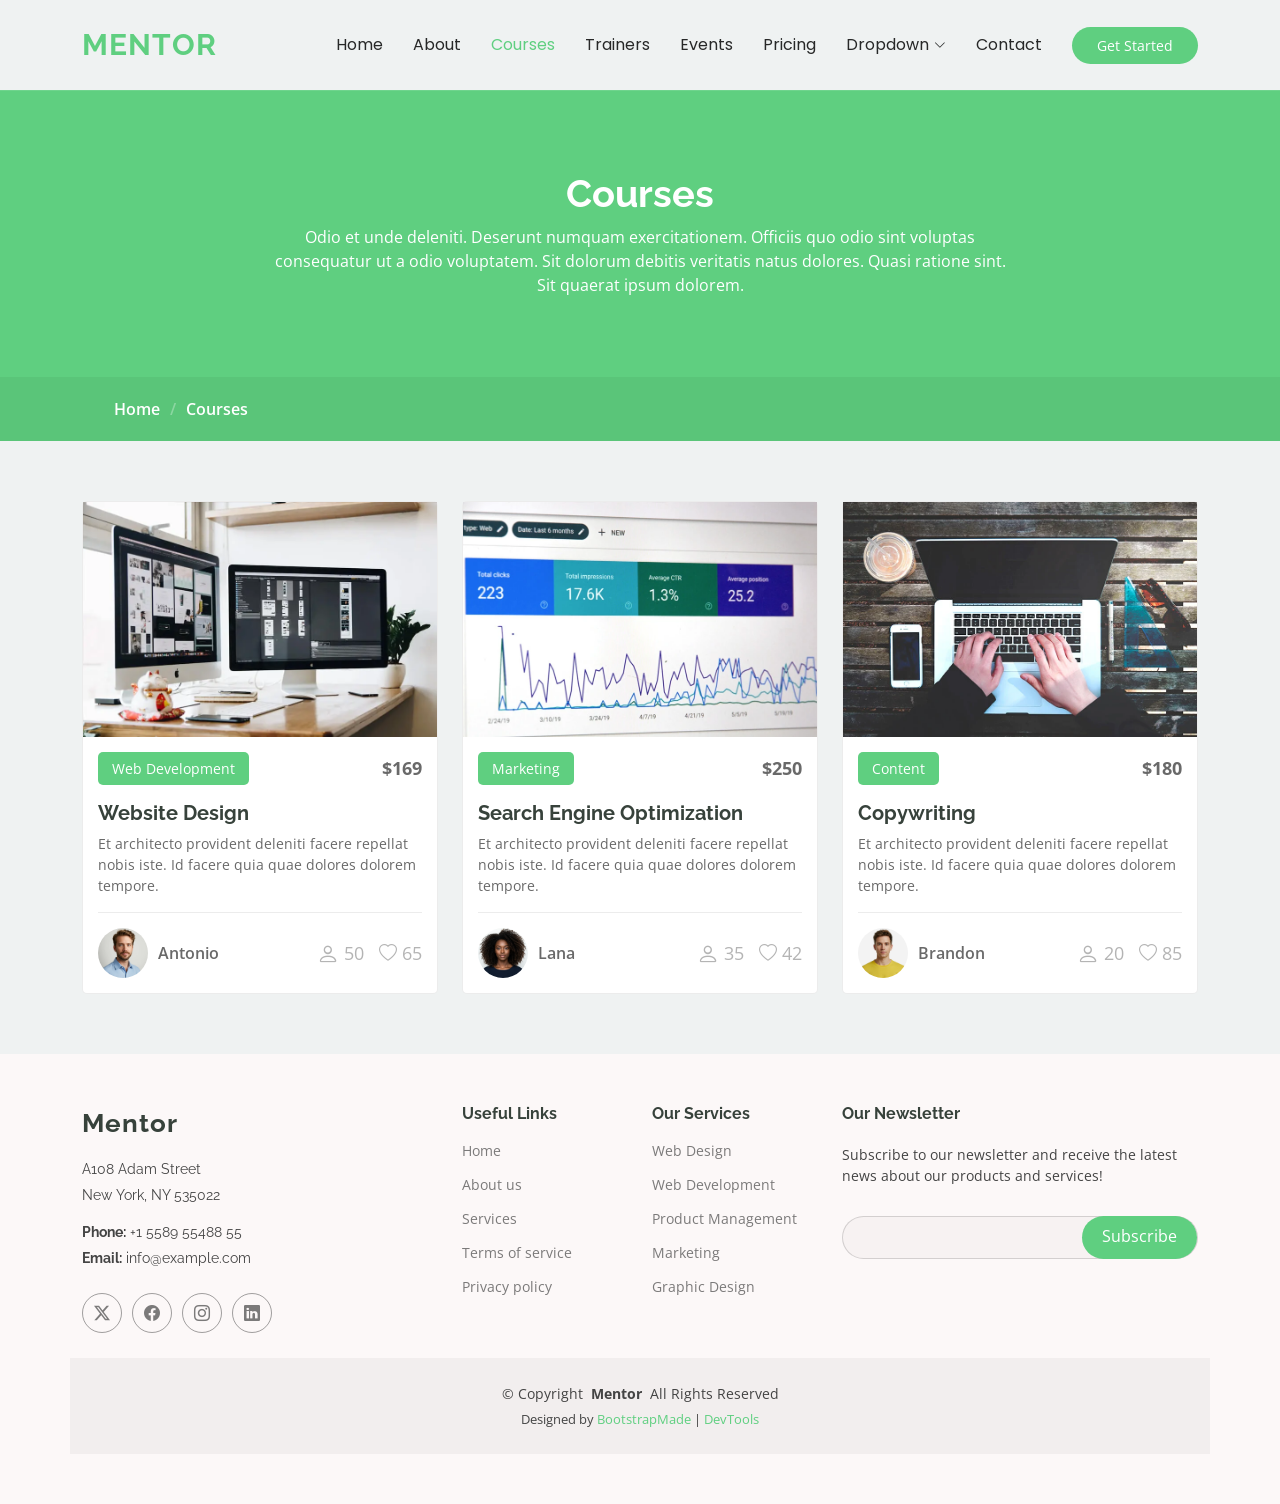
<file: courses.html>
<!DOCTYPE html>
<html lang="en">

<head>
  <meta charset="utf-8">
  <meta content="width=device-width, initial-scale=1.0" name="viewport">
  <title>Courses - Mentor Bootstrap Template</title>
  <meta name="description" content="">
  <meta name="keywords" content="">

  <!-- Favicons -->
  <link href="assets/img/favicon.png" rel="icon">
  <link href="assets/img/apple-touch-icon.png" rel="apple-touch-icon">

  <!-- Fonts -->
  <link href="https://fonts.googleapis.com" rel="preconnect">
  <link href="https://fonts.gstatic.com" rel="preconnect" crossorigin>
  <link
    href="https://fonts.googleapis.com/css2?family=Open+Sans:ital,wght@0,300;0,400;0,500;0,600;0,700;0,800;1,300;1,400;1,500;1,600;1,700;1,800&family=Poppins:ital,wght@0,100;0,200;0,300;0,400;0,500;0,600;0,700;0,800;0,900;1,100;1,200;1,300;1,400;1,500;1,600;1,700;1,800;1,900&family=Raleway:ital,wght@0,100;0,200;0,300;0,400;0,500;0,600;0,700;0,800;0,900;1,100;1,200;1,300;1,400;1,500;1,600;1,700;1,800;1,900&display=swap"
    rel="stylesheet">

  <!-- Vendor CSS Files -->
  <link href="assets/vendor/bootstrap/css/bootstrap.min.css" rel="stylesheet">
  <link href="assets/vendor/bootstrap-icons/bootstrap-icons.css" rel="stylesheet">
  <link href="assets/vendor/aos/aos.css" rel="stylesheet">
  <link href="assets/vendor/glightbox/css/glightbox.min.css" rel="stylesheet">
  <link href="assets/vendor/swiper/swiper-bundle.min.css" rel="stylesheet">

  <!-- Main CSS File -->
  <link href="assets/css/main.css" rel="stylesheet">

  <!-- =======================================================
  * Template Name: Mentor
  * Template URL: https://bootstrapmade.com/mentor-free-education-bootstrap-theme/
  * Updated: Jul 07 2025 with Bootstrap v5.3.7
  * Author: BootstrapMade.com
  * License: https://bootstrapmade.com/license/
  ======================================================== -->
</head>

<body class="courses-page">

  <header id="header" class="header d-flex align-items-center sticky-top">
    <div class="container-fluid container-xl position-relative d-flex align-items-center">

      <a href="index.html" class="logo d-flex align-items-center me-auto">
        <!-- Uncomment the line below if you also wish to use an image logo -->
        <!-- <img src="assets/img/logo.webp" alt=""> -->
        <h1 class="sitename">Mentor</h1>
      </a>

      <nav id="navmenu" class="navmenu">
        <ul>
          <li><a href="index.html">Home<br></a></li>
          <li><a href="about.html">About</a></li>
          <li><a href="courses.html" class="active">Courses</a></li>
          <li><a href="trainers.html">Trainers</a></li>
          <li><a href="events.html">Events</a></li>
          <li><a href="pricing.html">Pricing</a></li>
          <li class="dropdown"><a href="#"><span>Dropdown</span> <i class="bi bi-chevron-down toggle-dropdown"></i></a>
            <ul>
              <li><a href="#">Dropdown 1</a></li>
              <li class="dropdown"><a href="#"><span>Deep Dropdown</span> <i
                    class="bi bi-chevron-down toggle-dropdown"></i></a>
                <ul>
                  <li><a href="#">Deep Dropdown 1</a></li>
                  <li><a href="#">Deep Dropdown 2</a></li>
                  <li><a href="#">Deep Dropdown 3</a></li>
                  <li><a href="#">Deep Dropdown 4</a></li>
                  <li><a href="#">Deep Dropdown 5</a></li>
                </ul>
              </li>
              <li><a href="#">Dropdown 2</a></li>
              <li><a href="#">Dropdown 3</a></li>
              <li><a href="#">Dropdown 4</a></li>
            </ul>
          </li>
          <li><a href="contact.html">Contact</a></li>
        </ul>
        <i class="mobile-nav-toggle d-xl-none bi bi-list"></i>
      </nav>

      <a class="btn-getstarted" href="courses.html">Get Started</a>

    </div>
  </header>

  <main class="main">

    <!-- Page Title -->
    <div class="page-title" data-aos="fade">
      <div class="heading">
        <div class="container">
          <div class="row d-flex justify-content-center text-center">
            <div class="col-lg-8">
              <h1>Courses</h1>
              <p class="mb-0">Odio et unde deleniti. Deserunt numquam exercitationem. Officiis quo odio sint voluptas
                consequatur ut a odio voluptatem. Sit dolorum debitis veritatis natus dolores. Quasi ratione sint. Sit
                quaerat ipsum dolorem.</p>
            </div>
          </div>
        </div>
      </div>
      <nav class="breadcrumbs">
        <div class="container">
          <ol>
            <li><a href="index.html">Home</a></li>
            <li class="current">Courses</li>
          </ol>
        </div>
      </nav>
    </div><!-- End Page Title -->

    <!-- Courses Section -->
    <section id="courses" class="courses section">

      <div class="container">

        <div class="row">

          <div class="col-lg-4 col-md-6 d-flex align-items-stretch" data-aos="zoom-in" data-aos-delay="100">
            <div class="course-item">
              <img src="assets/img/course/course-1.webp" class="img-fluid" alt="...">
              <div class="course-content">
                <div class="d-flex justify-content-between align-items-center mb-3">
                  <p class="category">Web Development</p>
                  <p class="price">$169</p>
                </div>

                <h3><a href="course-details.html">Website Design</a></h3>
                <p class="description">Et architecto provident deleniti facere repellat nobis iste. Id facere quia quae
                  dolores dolorem tempore.</p>
                <div class="trainer d-flex justify-content-between align-items-center">
                  <div class="trainer-profile d-flex align-items-center">
                    <img src="assets/img/person/person-m-7.webp" class="img-fluid" alt="">
                    <a href="" class="trainer-link">Antonio</a>
                  </div>
                  <div class="trainer-rank d-flex align-items-center">
                    <i class="bi bi-person user-icon"></i>&nbsp;50
                    &nbsp;&nbsp;
                    <i class="bi bi-heart heart-icon"></i>&nbsp;65
                  </div>
                </div>
              </div>
            </div>
          </div> <!-- End Course Item-->

          <div class="col-lg-4 col-md-6 d-flex align-items-stretch mt-4 mt-md-0" data-aos="zoom-in"
            data-aos-delay="200">
            <div class="course-item">
              <img src="assets/img/course/course-2.webp" class="img-fluid" alt="...">
              <div class="course-content">
                <div class="d-flex justify-content-between align-items-center mb-3">
                  <p class="category">Marketing</p>
                  <p class="price">$250</p>
                </div>

                <h3><a href="course-details.html">Search Engine Optimization</a></h3>
                <p class="description">Et architecto provident deleniti facere repellat nobis iste. Id facere quia quae
                  dolores dolorem tempore.</p>
                <div class="trainer d-flex justify-content-between align-items-center">
                  <div class="trainer-profile d-flex align-items-center">
                    <img src="assets/img/person/person-f-14.webp" class="img-fluid" alt="">
                    <a href="" class="trainer-link">Lana</a>
                  </div>
                  <div class="trainer-rank d-flex align-items-center">
                    <i class="bi bi-person user-icon"></i>&nbsp;35
                    &nbsp;&nbsp;
                    <i class="bi bi-heart heart-icon"></i>&nbsp;42
                  </div>
                </div>
              </div>
            </div>
          </div> <!-- End Course Item-->

          <div class="col-lg-4 col-md-6 d-flex align-items-stretch mt-4 mt-lg-0" data-aos="zoom-in"
            data-aos-delay="300">
            <div class="course-item">
              <img src="assets/img/course/course-3.webp" class="img-fluid" alt="...">
              <div class="course-content">
                <div class="d-flex justify-content-between align-items-center mb-3">
                  <p class="category">Content</p>
                  <p class="price">$180</p>
                </div>

                <h3><a href="course-details.html">Copywriting</a></h3>
                <p class="description">Et architecto provident deleniti facere repellat nobis iste. Id facere quia quae
                  dolores dolorem tempore.</p>
                <div class="trainer d-flex justify-content-between align-items-center">
                  <div class="trainer-profile d-flex align-items-center">
                    <img src="assets/img/person/person-m-12.webp" class="img-fluid" alt="">
                    <a href="" class="trainer-link">Brandon</a>
                  </div>
                  <div class="trainer-rank d-flex align-items-center">
                    <i class="bi bi-person user-icon"></i>&nbsp;20
                    &nbsp;&nbsp;
                    <i class="bi bi-heart heart-icon"></i>&nbsp;85
                  </div>
                </div>
              </div>
            </div>
          </div> <!-- End Course Item-->

        </div>

      </div>

    </section><!-- /Courses Section -->

  </main>

  <footer id="footer" class="footer position-relative light-background">

    <div class="container footer-top">
      <div class="row gy-4">
        <div class="col-lg-4 col-md-6 footer-about">
          <a href="index.html" class="logo d-flex align-items-center">
            <span class="sitename">Mentor</span>
          </a>
          <div class="footer-contact pt-3">
            <p>A108 Adam Street</p>
            <p>New York, NY 535022</p>
            <p class="mt-3"><strong>Phone:</strong> <span>+1 5589 55488 55</span></p>
            <p><strong>Email:</strong> <span>info@example.com</span></p>
          </div>
          <div class="social-links d-flex mt-4">
            <a href=""><i class="bi bi-twitter-x"></i></a>
            <a href=""><i class="bi bi-facebook"></i></a>
            <a href=""><i class="bi bi-instagram"></i></a>
            <a href=""><i class="bi bi-linkedin"></i></a>
          </div>
        </div>

        <div class="col-lg-2 col-md-3 footer-links">
          <h4>Useful Links</h4>
          <ul>
            <li><a href="#">Home</a></li>
            <li><a href="#">About us</a></li>
            <li><a href="#">Services</a></li>
            <li><a href="#">Terms of service</a></li>
            <li><a href="#">Privacy policy</a></li>
          </ul>
        </div>

        <div class="col-lg-2 col-md-3 footer-links">
          <h4>Our Services</h4>
          <ul>
            <li><a href="#">Web Design</a></li>
            <li><a href="#">Web Development</a></li>
            <li><a href="#">Product Management</a></li>
            <li><a href="#">Marketing</a></li>
            <li><a href="#">Graphic Design</a></li>
          </ul>
        </div>

        <div class="col-lg-4 col-md-12 footer-newsletter">
          <h4>Our Newsletter</h4>
          <p>Subscribe to our newsletter and receive the latest news about our products and services!</p>
          <form action="#" method="post" class="email-form">
            <div class="newsletter-form"><input type="email" name="email"><input type="submit" value="Subscribe"></div>
            <div class="loading">Loading</div>
            <div class="error-message"></div>
            <div class="sent-message">Your subscription request has been sent. Thank you!</div>
          </form>
        </div>

      </div>
    </div>

    <div class="container copyright text-center mt-4">
      <p>© <span>Copyright</span> <strong class="px-1 sitename">Mentor</strong> <span>All Rights Reserved</span></p>
      <div class="credits">
        <!-- All the links in the footer should remain intact. -->
        <!-- You can delete the links only if you've purchased the pro version. -->
        <!-- Licensing information: https://bootstrapmade.com/license/ -->
        Designed by <a href="https://bootstrapmade.com/">BootstrapMade</a> | <a
          href="https://bootstrapmade.com/tools/">DevTools</a>
      </div>
    </div>

  </footer>

  <!-- Scroll Top -->
  <a href="#" id="scroll-top" class="scroll-top d-flex align-items-center justify-content-center"><i
      class="bi bi-arrow-up-short"></i></a>

  <!-- Preloader -->
  <div id="preloader"></div>

  <!-- Vendor JS Files -->
  <script src="assets/vendor/bootstrap/js/bootstrap.bundle.min.js"></script>
  <script src="assets/vendor/aos/aos.js"></script>
  <script src="assets/vendor/glightbox/js/glightbox.min.js"></script>
  <script src="assets/vendor/purecounter/purecounter_vanilla.js"></script>
  <script src="assets/vendor/swiper/swiper-bundle.min.js"></script>

  <!-- Main JS File -->
  <script src="assets/js/main.js"></script>

</body>

</html>
</file>
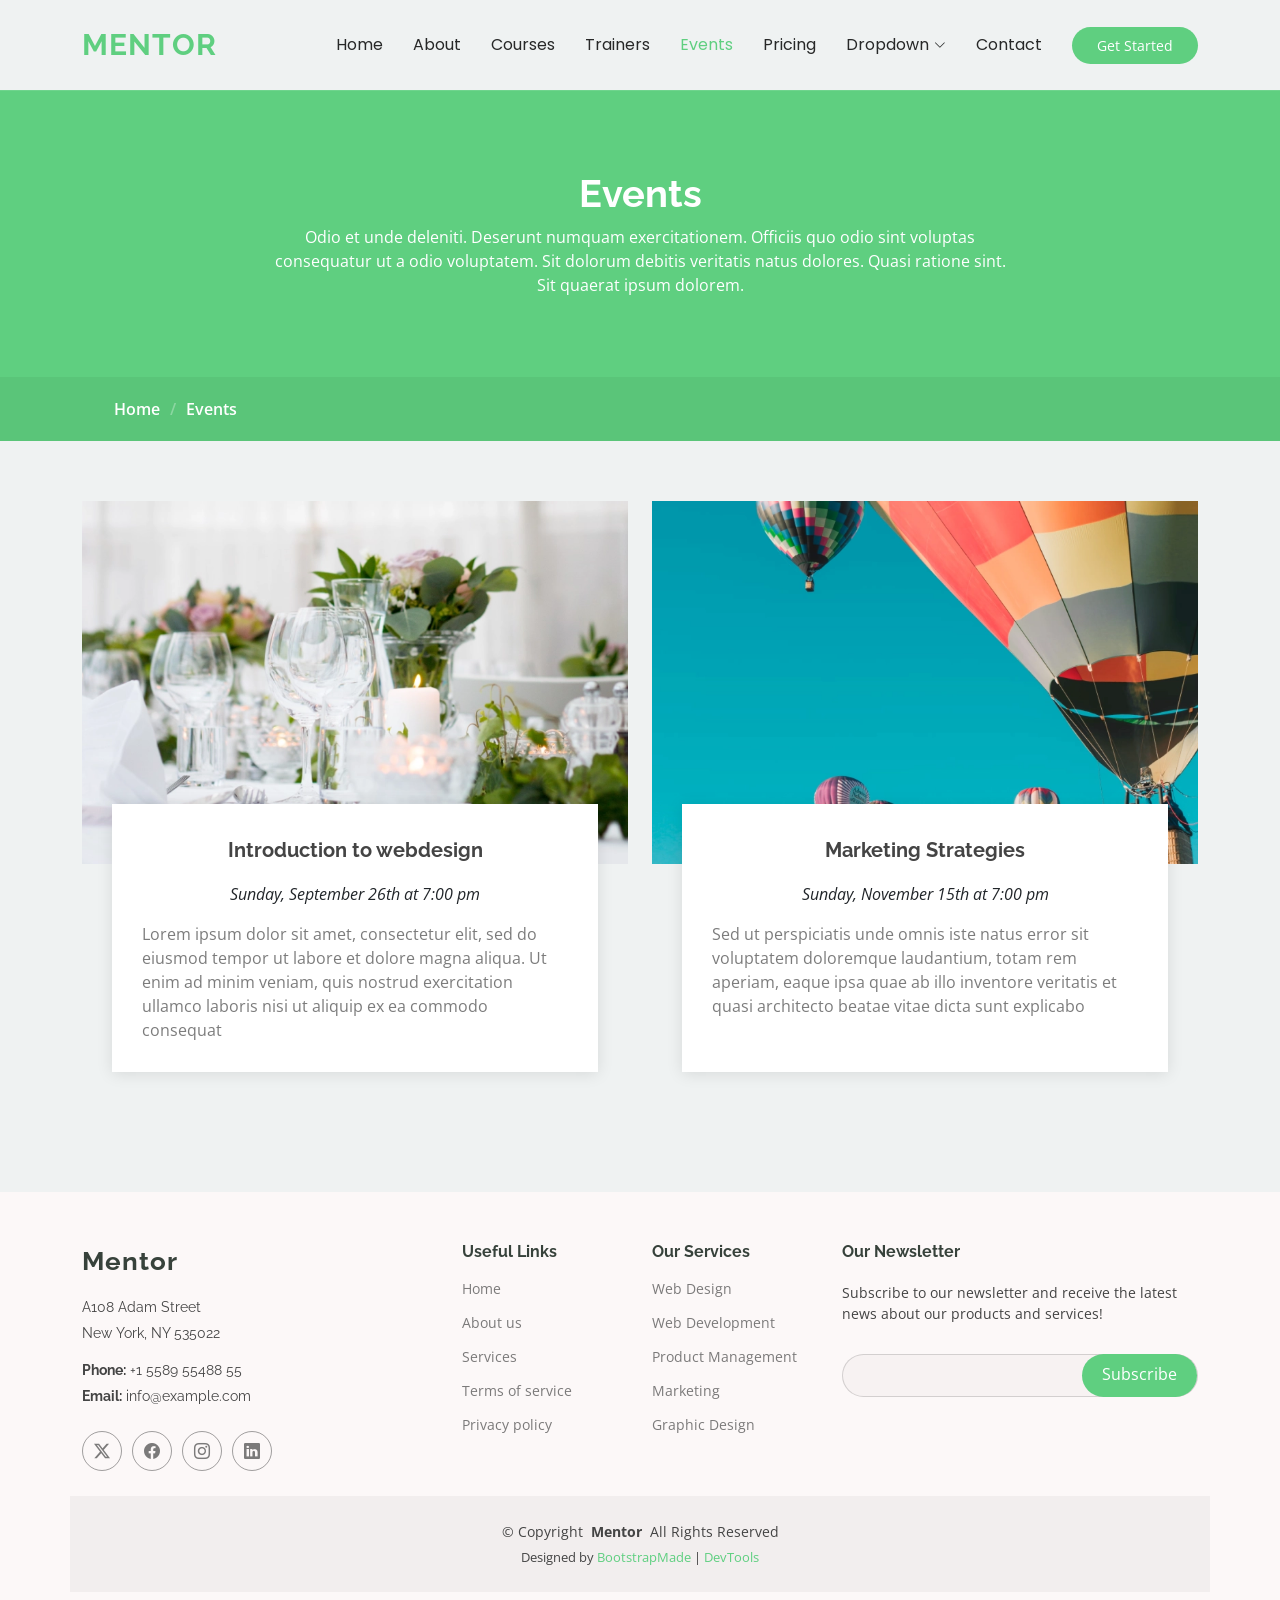
<file: events.html>
<!DOCTYPE html>
<html lang="en">

<head>
  <meta charset="utf-8">
  <meta content="width=device-width, initial-scale=1.0" name="viewport">
  <title>Events - Mentor Bootstrap Template</title>
  <meta name="description" content="">
  <meta name="keywords" content="">

  <!-- Favicons -->
  <link href="assets/img/favicon.png" rel="icon">
  <link href="assets/img/apple-touch-icon.png" rel="apple-touch-icon">

  <!-- Fonts -->
  <link href="https://fonts.googleapis.com" rel="preconnect">
  <link href="https://fonts.gstatic.com" rel="preconnect" crossorigin>
  <link href="https://fonts.googleapis.com/css2?family=Open+Sans:ital,wght@0,300;0,400;0,500;0,600;0,700;0,800;1,300;1,400;1,500;1,600;1,700;1,800&family=Poppins:ital,wght@0,100;0,200;0,300;0,400;0,500;0,600;0,700;0,800;0,900;1,100;1,200;1,300;1,400;1,500;1,600;1,700;1,800;1,900&family=Raleway:ital,wght@0,100;0,200;0,300;0,400;0,500;0,600;0,700;0,800;0,900;1,100;1,200;1,300;1,400;1,500;1,600;1,700;1,800;1,900&display=swap" rel="stylesheet">

  <!-- Vendor CSS Files -->
  <link href="assets/vendor/bootstrap/css/bootstrap.min.css" rel="stylesheet">
  <link href="assets/vendor/bootstrap-icons/bootstrap-icons.css" rel="stylesheet">
  <link href="assets/vendor/aos/aos.css" rel="stylesheet">
  <link href="assets/vendor/glightbox/css/glightbox.min.css" rel="stylesheet">
  <link href="assets/vendor/swiper/swiper-bundle.min.css" rel="stylesheet">

  <!-- Main CSS File -->
  <link href="assets/css/main.css" rel="stylesheet">

  <!-- =======================================================
  * Template Name: Mentor
  * Template URL: https://bootstrapmade.com/mentor-free-education-bootstrap-theme/
  * Updated: Jul 07 2025 with Bootstrap v5.3.7
  * Author: BootstrapMade.com
  * License: https://bootstrapmade.com/license/
  ======================================================== -->
</head>

<body class="events-page">

  <header id="header" class="header d-flex align-items-center sticky-top">
    <div class="container-fluid container-xl position-relative d-flex align-items-center">

      <a href="index.html" class="logo d-flex align-items-center me-auto">
        <!-- Uncomment the line below if you also wish to use an image logo -->
        <!-- <img src="assets/img/logo.webp" alt=""> -->
        <h1 class="sitename">Mentor</h1>
      </a>

      <nav id="navmenu" class="navmenu">
        <ul>
          <li><a href="index.html">Home<br></a></li>
          <li><a href="about.html">About</a></li>
          <li><a href="courses.html">Courses</a></li>
          <li><a href="trainers.html">Trainers</a></li>
          <li><a href="events.html" class="active">Events</a></li>
          <li><a href="pricing.html">Pricing</a></li>
          <li class="dropdown"><a href="#"><span>Dropdown</span> <i class="bi bi-chevron-down toggle-dropdown"></i></a>
            <ul>
              <li><a href="#">Dropdown 1</a></li>
              <li class="dropdown"><a href="#"><span>Deep Dropdown</span> <i class="bi bi-chevron-down toggle-dropdown"></i></a>
                <ul>
                  <li><a href="#">Deep Dropdown 1</a></li>
                  <li><a href="#">Deep Dropdown 2</a></li>
                  <li><a href="#">Deep Dropdown 3</a></li>
                  <li><a href="#">Deep Dropdown 4</a></li>
                  <li><a href="#">Deep Dropdown 5</a></li>
                </ul>
              </li>
              <li><a href="#">Dropdown 2</a></li>
              <li><a href="#">Dropdown 3</a></li>
              <li><a href="#">Dropdown 4</a></li>
            </ul>
          </li>
          <li><a href="contact.html">Contact</a></li>
        </ul>
        <i class="mobile-nav-toggle d-xl-none bi bi-list"></i>
      </nav>

      <a class="btn-getstarted" href="courses.html">Get Started</a>

    </div>
  </header>

  <main class="main">

    <!-- Page Title -->
    <div class="page-title" data-aos="fade">
      <div class="heading">
        <div class="container">
          <div class="row d-flex justify-content-center text-center">
            <div class="col-lg-8">
              <h1>Events</h1>
              <p class="mb-0">Odio et unde deleniti. Deserunt numquam exercitationem. Officiis quo odio sint voluptas consequatur ut a odio voluptatem. Sit dolorum debitis veritatis natus dolores. Quasi ratione sint. Sit quaerat ipsum dolorem.</p>
            </div>
          </div>
        </div>
      </div>
      <nav class="breadcrumbs">
        <div class="container">
          <ol>
            <li><a href="index.html">Home</a></li>
            <li class="current">Events</li>
          </ol>
        </div>
      </nav>
    </div><!-- End Page Title -->

    <!-- Events Section -->
    <section id="events" class="events section">

      <div class="container" data-aos="fade-up">

        <div class="row">
          <div class="col-md-6 d-flex align-items-stretch">
            <div class="card">
              <div class="card-img">
                <img src="assets/img/event/event-item-1.webp" alt="...">
              </div>
              <div class="card-body">
                <h5 class="card-title"><a href="">Introduction to webdesign</a></h5>
                <p class="fst-italic text-center">Sunday, September 26th at 7:00 pm</p>
                <p class="card-text">Lorem ipsum dolor sit amet, consectetur elit, sed do eiusmod tempor ut labore et dolore magna aliqua. Ut enim ad minim veniam, quis nostrud exercitation ullamco laboris nisi ut aliquip ex ea commodo consequat</p>
              </div>
            </div>
          </div>
          <div class="col-md-6 d-flex align-items-stretch">
            <div class="card">
              <div class="card-img">
                <img src="assets/img/event/event-item-2.webp" alt="...">
              </div>
              <div class="card-body">
                <h5 class="card-title"><a href="">Marketing Strategies</a></h5>
                <p class="fst-italic text-center">Sunday, November 15th at 7:00 pm</p>
                <p class="card-text">Sed ut perspiciatis unde omnis iste natus error sit voluptatem doloremque laudantium, totam rem aperiam, eaque ipsa quae ab illo inventore veritatis et quasi architecto beatae vitae dicta sunt explicabo</p>
              </div>
            </div>

          </div>
        </div>

      </div>

    </section><!-- /Events Section -->

  </main>

  <footer id="footer" class="footer position-relative light-background">

    <div class="container footer-top">
      <div class="row gy-4">
        <div class="col-lg-4 col-md-6 footer-about">
          <a href="index.html" class="logo d-flex align-items-center">
            <span class="sitename">Mentor</span>
          </a>
          <div class="footer-contact pt-3">
            <p>A108 Adam Street</p>
            <p>New York, NY 535022</p>
            <p class="mt-3"><strong>Phone:</strong> <span>+1 5589 55488 55</span></p>
            <p><strong>Email:</strong> <span>info@example.com</span></p>
          </div>
          <div class="social-links d-flex mt-4">
            <a href=""><i class="bi bi-twitter-x"></i></a>
            <a href=""><i class="bi bi-facebook"></i></a>
            <a href=""><i class="bi bi-instagram"></i></a>
            <a href=""><i class="bi bi-linkedin"></i></a>
          </div>
        </div>

        <div class="col-lg-2 col-md-3 footer-links">
          <h4>Useful Links</h4>
          <ul>
            <li><a href="#">Home</a></li>
            <li><a href="#">About us</a></li>
            <li><a href="#">Services</a></li>
            <li><a href="#">Terms of service</a></li>
            <li><a href="#">Privacy policy</a></li>
          </ul>
        </div>

        <div class="col-lg-2 col-md-3 footer-links">
          <h4>Our Services</h4>
          <ul>
            <li><a href="#">Web Design</a></li>
            <li><a href="#">Web Development</a></li>
            <li><a href="#">Product Management</a></li>
            <li><a href="#">Marketing</a></li>
            <li><a href="#">Graphic Design</a></li>
          </ul>
        </div>

        <div class="col-lg-4 col-md-12 footer-newsletter">
          <h4>Our Newsletter</h4>
          <p>Subscribe to our newsletter and receive the latest news about our products and services!</p>
          <form action="#" method="post" class="email-form">
            <div class="newsletter-form"><input type="email" name="email"><input type="submit" value="Subscribe"></div>
            <div class="loading">Loading</div>
            <div class="error-message"></div>
            <div class="sent-message">Your subscription request has been sent. Thank you!</div>
          </form>
        </div>

      </div>
    </div>

    <div class="container copyright text-center mt-4">
      <p>© <span>Copyright</span> <strong class="px-1 sitename">Mentor</strong> <span>All Rights Reserved</span></p>
      <div class="credits">
        <!-- All the links in the footer should remain intact. -->
        <!-- You can delete the links only if you've purchased the pro version. -->
        <!-- Licensing information: https://bootstrapmade.com/license/ -->
        Designed by <a href="https://bootstrapmade.com/">BootstrapMade</a> | <a href="https://bootstrapmade.com/tools/">DevTools</a>
      </div>
    </div>

  </footer>

  <!-- Scroll Top -->
  <a href="#" id="scroll-top" class="scroll-top d-flex align-items-center justify-content-center"><i class="bi bi-arrow-up-short"></i></a>

  <!-- Preloader -->
  <div id="preloader"></div>

  <!-- Vendor JS Files -->
  <script src="assets/vendor/bootstrap/js/bootstrap.bundle.min.js"></script>
  <script src="assets/vendor/aos/aos.js"></script>
  <script src="assets/vendor/glightbox/js/glightbox.min.js"></script>
  <script src="assets/vendor/purecounter/purecounter_vanilla.js"></script>
  <script src="assets/vendor/swiper/swiper-bundle.min.js"></script>

  <!-- Main JS File -->
  <script src="assets/js/main.js"></script>

</body>

</html>
</file>
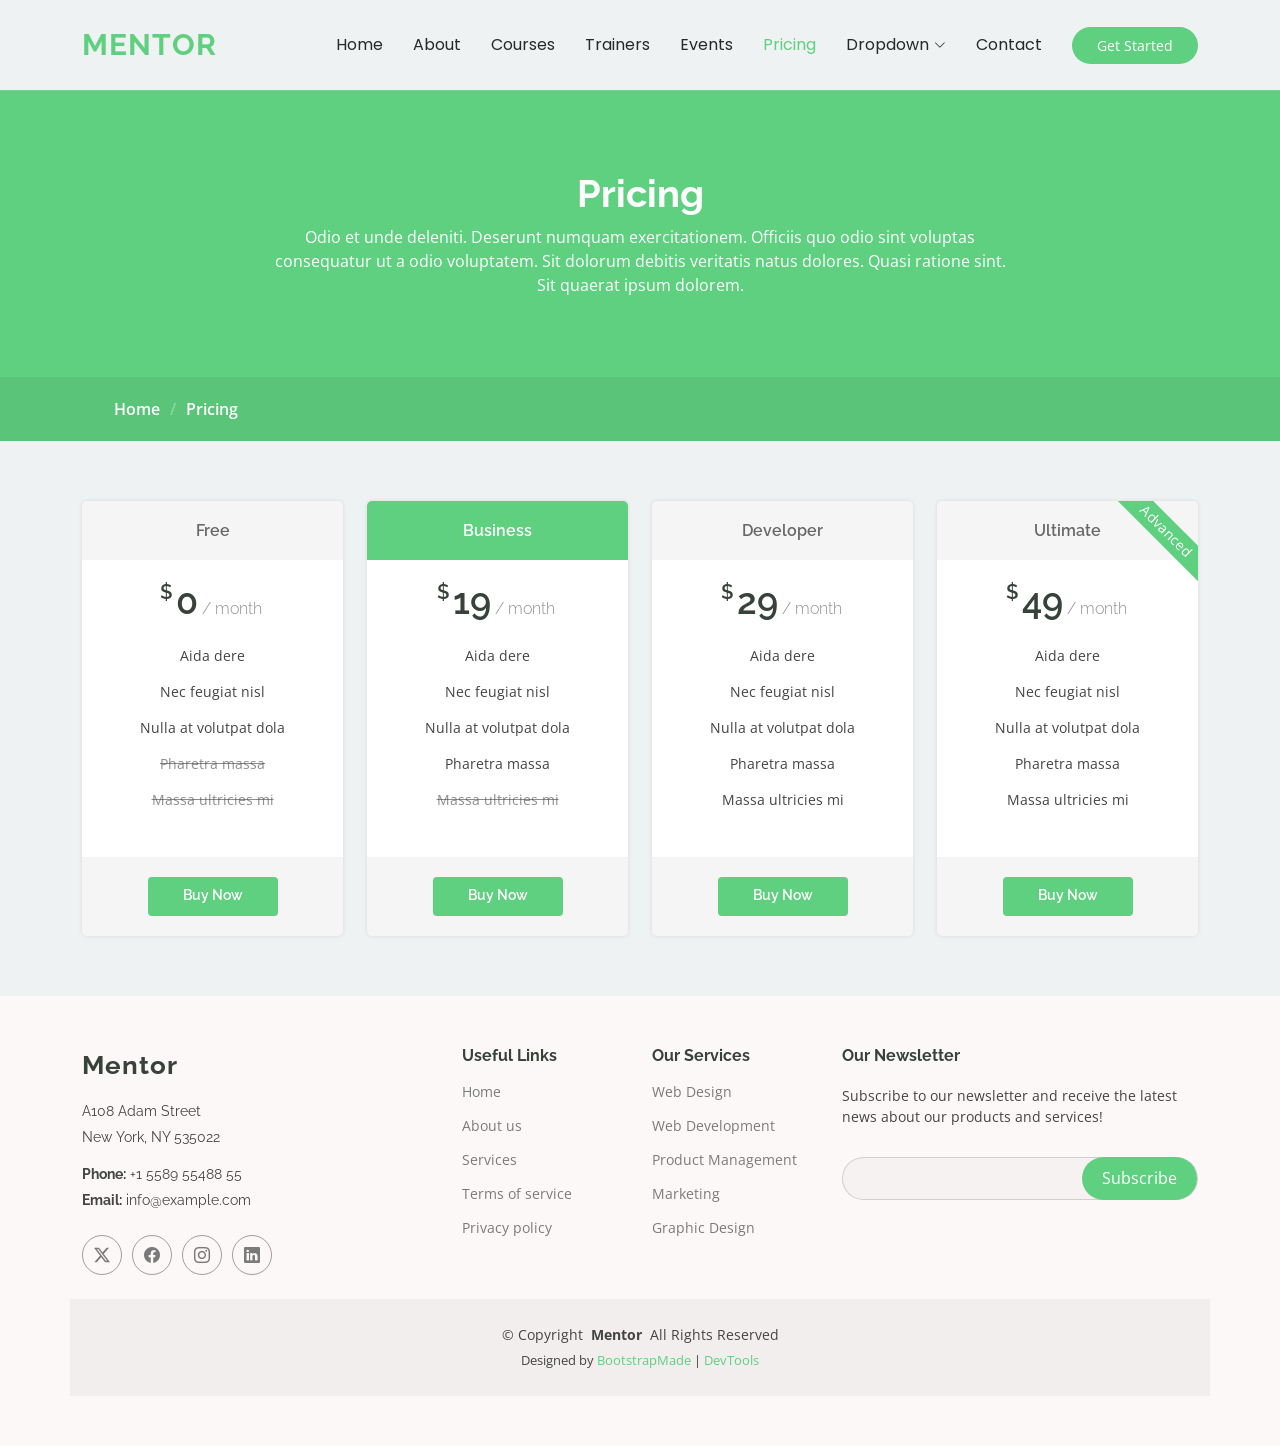
<file: pricing.html>
<!DOCTYPE html>
<html lang="en">

<head>
  <meta charset="utf-8">
  <meta content="width=device-width, initial-scale=1.0" name="viewport">
  <title>Pricing - Mentor Bootstrap Template</title>
  <meta name="description" content="">
  <meta name="keywords" content="">

  <!-- Favicons -->
  <link href="assets/img/favicon.png" rel="icon">
  <link href="assets/img/apple-touch-icon.png" rel="apple-touch-icon">

  <!-- Fonts -->
  <link href="https://fonts.googleapis.com" rel="preconnect">
  <link href="https://fonts.gstatic.com" rel="preconnect" crossorigin>
  <link href="https://fonts.googleapis.com/css2?family=Open+Sans:ital,wght@0,300;0,400;0,500;0,600;0,700;0,800;1,300;1,400;1,500;1,600;1,700;1,800&family=Poppins:ital,wght@0,100;0,200;0,300;0,400;0,500;0,600;0,700;0,800;0,900;1,100;1,200;1,300;1,400;1,500;1,600;1,700;1,800;1,900&family=Raleway:ital,wght@0,100;0,200;0,300;0,400;0,500;0,600;0,700;0,800;0,900;1,100;1,200;1,300;1,400;1,500;1,600;1,700;1,800;1,900&display=swap" rel="stylesheet">

  <!-- Vendor CSS Files -->
  <link href="assets/vendor/bootstrap/css/bootstrap.min.css" rel="stylesheet">
  <link href="assets/vendor/bootstrap-icons/bootstrap-icons.css" rel="stylesheet">
  <link href="assets/vendor/aos/aos.css" rel="stylesheet">
  <link href="assets/vendor/glightbox/css/glightbox.min.css" rel="stylesheet">
  <link href="assets/vendor/swiper/swiper-bundle.min.css" rel="stylesheet">

  <!-- Main CSS File -->
  <link href="assets/css/main.css" rel="stylesheet">

  <!-- =======================================================
  * Template Name: Mentor
  * Template URL: https://bootstrapmade.com/mentor-free-education-bootstrap-theme/
  * Updated: Jul 07 2025 with Bootstrap v5.3.7
  * Author: BootstrapMade.com
  * License: https://bootstrapmade.com/license/
  ======================================================== -->
</head>

<body class="pricing-page">

  <header id="header" class="header d-flex align-items-center sticky-top">
    <div class="container-fluid container-xl position-relative d-flex align-items-center">

      <a href="index.html" class="logo d-flex align-items-center me-auto">
        <!-- Uncomment the line below if you also wish to use an image logo -->
        <!-- <img src="assets/img/logo.webp" alt=""> -->
        <h1 class="sitename">Mentor</h1>
      </a>

      <nav id="navmenu" class="navmenu">
        <ul>
          <li><a href="index.html">Home<br></a></li>
          <li><a href="about.html">About</a></li>
          <li><a href="courses.html">Courses</a></li>
          <li><a href="trainers.html">Trainers</a></li>
          <li><a href="events.html">Events</a></li>
          <li><a href="pricing.html" class="active">Pricing</a></li>
          <li class="dropdown"><a href="#"><span>Dropdown</span> <i class="bi bi-chevron-down toggle-dropdown"></i></a>
            <ul>
              <li><a href="#">Dropdown 1</a></li>
              <li class="dropdown"><a href="#"><span>Deep Dropdown</span> <i class="bi bi-chevron-down toggle-dropdown"></i></a>
                <ul>
                  <li><a href="#">Deep Dropdown 1</a></li>
                  <li><a href="#">Deep Dropdown 2</a></li>
                  <li><a href="#">Deep Dropdown 3</a></li>
                  <li><a href="#">Deep Dropdown 4</a></li>
                  <li><a href="#">Deep Dropdown 5</a></li>
                </ul>
              </li>
              <li><a href="#">Dropdown 2</a></li>
              <li><a href="#">Dropdown 3</a></li>
              <li><a href="#">Dropdown 4</a></li>
            </ul>
          </li>
          <li><a href="contact.html">Contact</a></li>
        </ul>
        <i class="mobile-nav-toggle d-xl-none bi bi-list"></i>
      </nav>

      <a class="btn-getstarted" href="courses.html">Get Started</a>

    </div>
  </header>

  <main class="main">

    <!-- Page Title -->
    <div class="page-title" data-aos="fade">
      <div class="heading">
        <div class="container">
          <div class="row d-flex justify-content-center text-center">
            <div class="col-lg-8">
              <h1>Pricing</h1>
              <p class="mb-0">Odio et unde deleniti. Deserunt numquam exercitationem. Officiis quo odio sint voluptas consequatur ut a odio voluptatem. Sit dolorum debitis veritatis natus dolores. Quasi ratione sint. Sit quaerat ipsum dolorem.</p>
            </div>
          </div>
        </div>
      </div>
      <nav class="breadcrumbs">
        <div class="container">
          <ol>
            <li><a href="index.html">Home</a></li>
            <li class="current">Pricing</li>
          </ol>
        </div>
      </nav>
    </div><!-- End Page Title -->

    <!-- Pricing Section -->
    <section id="pricing" class="pricing section">

      <div class="container">

        <div class="row gy-3">

          <div class="col-xl-3 col-lg-6" data-aos="fade-up" data-aos-delay="100">
            <div class="pricing-item">
              <h3>Free</h3>
              <h4><sup>$</sup>0<span> / month</span></h4>
              <ul>
                <li>Aida dere</li>
                <li>Nec feugiat nisl</li>
                <li>Nulla at volutpat dola</li>
                <li class="na">Pharetra massa</li>
                <li class="na">Massa ultricies mi</li>
              </ul>
              <div class="btn-wrap">
                <a href="#" class="btn-buy">Buy Now</a>
              </div>
            </div>
          </div><!-- End Pricing Item -->

          <div class="col-xl-3 col-lg-6" data-aos="fade-up" data-aos-delay="200">
            <div class="pricing-item featured">
              <h3>Business</h3>
              <h4><sup>$</sup>19<span> / month</span></h4>
              <ul>
                <li>Aida dere</li>
                <li>Nec feugiat nisl</li>
                <li>Nulla at volutpat dola</li>
                <li>Pharetra massa</li>
                <li class="na">Massa ultricies mi</li>
              </ul>
              <div class="btn-wrap">
                <a href="#" class="btn-buy">Buy Now</a>
              </div>
            </div>
          </div><!-- End Pricing Item -->

          <div class="col-xl-3 col-lg-6" data-aos="fade-up" data-aos-delay="400">
            <div class="pricing-item">
              <h3>Developer</h3>
              <h4><sup>$</sup>29<span> / month</span></h4>
              <ul>
                <li>Aida dere</li>
                <li>Nec feugiat nisl</li>
                <li>Nulla at volutpat dola</li>
                <li>Pharetra massa</li>
                <li>Massa ultricies mi</li>
              </ul>
              <div class="btn-wrap">
                <a href="#" class="btn-buy">Buy Now</a>
              </div>
            </div>
          </div><!-- End Pricing Item -->

          <div class="col-xl-3 col-lg-6" data-aos="fade-up" data-aos-delay="400">
            <div class="pricing-item">
              <span class="advanced">Advanced</span>
              <h3>Ultimate</h3>
              <h4><sup>$</sup>49<span> / month</span></h4>
              <ul>
                <li>Aida dere</li>
                <li>Nec feugiat nisl</li>
                <li>Nulla at volutpat dola</li>
                <li>Pharetra massa</li>
                <li>Massa ultricies mi</li>
              </ul>
              <div class="btn-wrap">
                <a href="#" class="btn-buy">Buy Now</a>
              </div>
            </div>
          </div><!-- End Pricing Item -->

        </div>

      </div>

    </section><!-- /Pricing Section -->

  </main>

  <footer id="footer" class="footer position-relative light-background">

    <div class="container footer-top">
      <div class="row gy-4">
        <div class="col-lg-4 col-md-6 footer-about">
          <a href="index.html" class="logo d-flex align-items-center">
            <span class="sitename">Mentor</span>
          </a>
          <div class="footer-contact pt-3">
            <p>A108 Adam Street</p>
            <p>New York, NY 535022</p>
            <p class="mt-3"><strong>Phone:</strong> <span>+1 5589 55488 55</span></p>
            <p><strong>Email:</strong> <span>info@example.com</span></p>
          </div>
          <div class="social-links d-flex mt-4">
            <a href=""><i class="bi bi-twitter-x"></i></a>
            <a href=""><i class="bi bi-facebook"></i></a>
            <a href=""><i class="bi bi-instagram"></i></a>
            <a href=""><i class="bi bi-linkedin"></i></a>
          </div>
        </div>

        <div class="col-lg-2 col-md-3 footer-links">
          <h4>Useful Links</h4>
          <ul>
            <li><a href="#">Home</a></li>
            <li><a href="#">About us</a></li>
            <li><a href="#">Services</a></li>
            <li><a href="#">Terms of service</a></li>
            <li><a href="#">Privacy policy</a></li>
          </ul>
        </div>

        <div class="col-lg-2 col-md-3 footer-links">
          <h4>Our Services</h4>
          <ul>
            <li><a href="#">Web Design</a></li>
            <li><a href="#">Web Development</a></li>
            <li><a href="#">Product Management</a></li>
            <li><a href="#">Marketing</a></li>
            <li><a href="#">Graphic Design</a></li>
          </ul>
        </div>

        <div class="col-lg-4 col-md-12 footer-newsletter">
          <h4>Our Newsletter</h4>
          <p>Subscribe to our newsletter and receive the latest news about our products and services!</p>
          <form action="#" method="post" class="email-form">
            <div class="newsletter-form"><input type="email" name="email"><input type="submit" value="Subscribe"></div>
            <div class="loading">Loading</div>
            <div class="error-message"></div>
            <div class="sent-message">Your subscription request has been sent. Thank you!</div>
          </form>
        </div>

      </div>
    </div>

    <div class="container copyright text-center mt-4">
      <p>© <span>Copyright</span> <strong class="px-1 sitename">Mentor</strong> <span>All Rights Reserved</span></p>
      <div class="credits">
        <!-- All the links in the footer should remain intact. -->
        <!-- You can delete the links only if you've purchased the pro version. -->
        <!-- Licensing information: https://bootstrapmade.com/license/ -->
        Designed by <a href="https://bootstrapmade.com/">BootstrapMade</a> | <a href="https://bootstrapmade.com/tools/">DevTools</a>
      </div>
    </div>

  </footer>

  <!-- Scroll Top -->
  <a href="#" id="scroll-top" class="scroll-top d-flex align-items-center justify-content-center"><i class="bi bi-arrow-up-short"></i></a>

  <!-- Preloader -->
  <div id="preloader"></div>

  <!-- Vendor JS Files -->
  <script src="assets/vendor/bootstrap/js/bootstrap.bundle.min.js"></script>
  <script src="assets/vendor/aos/aos.js"></script>
  <script src="assets/vendor/glightbox/js/glightbox.min.js"></script>
  <script src="assets/vendor/purecounter/purecounter_vanilla.js"></script>
  <script src="assets/vendor/swiper/swiper-bundle.min.js"></script>

  <!-- Main JS File -->
  <script src="assets/js/main.js"></script>

</body>

</html>
</file>
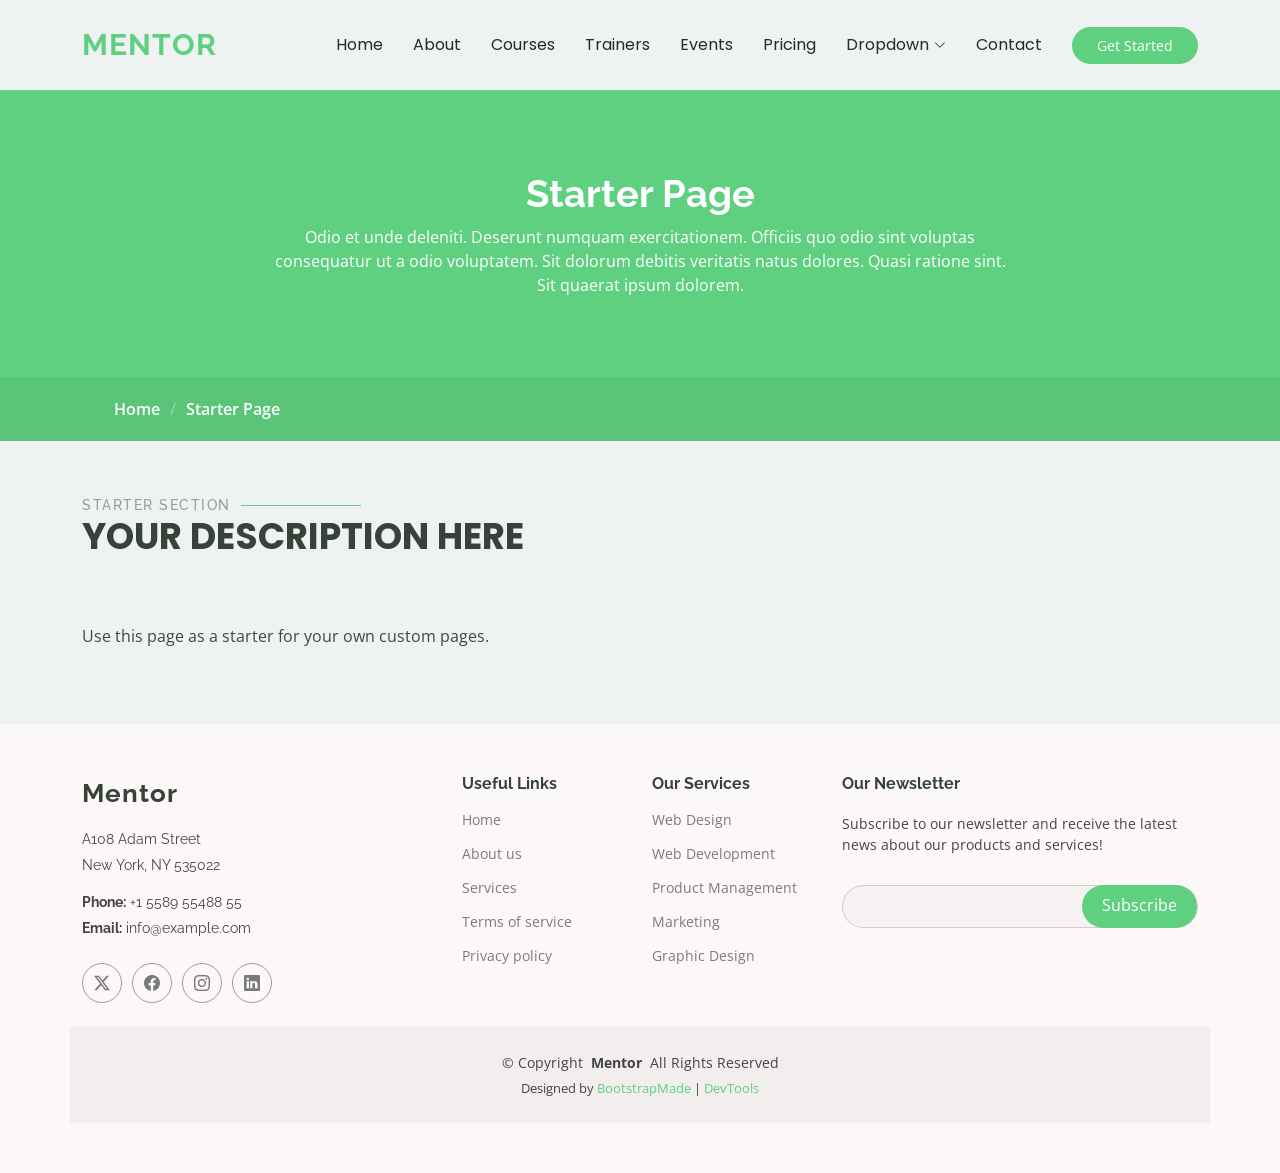
<file: starter-page.html>
<!DOCTYPE html>
<html lang="en">

<head>
  <meta charset="utf-8">
  <meta content="width=device-width, initial-scale=1.0" name="viewport">
  <title>Starter Page - Mentor Bootstrap Template</title>
  <meta name="description" content="">
  <meta name="keywords" content="">

  <!-- Favicons -->
  <link href="assets/img/favicon.png" rel="icon">
  <link href="assets/img/apple-touch-icon.png" rel="apple-touch-icon">

  <!-- Fonts -->
  <link href="https://fonts.googleapis.com" rel="preconnect">
  <link href="https://fonts.gstatic.com" rel="preconnect" crossorigin>
  <link href="https://fonts.googleapis.com/css2?family=Open+Sans:ital,wght@0,300;0,400;0,500;0,600;0,700;0,800;1,300;1,400;1,500;1,600;1,700;1,800&family=Poppins:ital,wght@0,100;0,200;0,300;0,400;0,500;0,600;0,700;0,800;0,900;1,100;1,200;1,300;1,400;1,500;1,600;1,700;1,800;1,900&family=Raleway:ital,wght@0,100;0,200;0,300;0,400;0,500;0,600;0,700;0,800;0,900;1,100;1,200;1,300;1,400;1,500;1,600;1,700;1,800;1,900&display=swap" rel="stylesheet">

  <!-- Vendor CSS Files -->
  <link href="assets/vendor/bootstrap/css/bootstrap.min.css" rel="stylesheet">
  <link href="assets/vendor/bootstrap-icons/bootstrap-icons.css" rel="stylesheet">
  <link href="assets/vendor/aos/aos.css" rel="stylesheet">
  <link href="assets/vendor/glightbox/css/glightbox.min.css" rel="stylesheet">
  <link href="assets/vendor/swiper/swiper-bundle.min.css" rel="stylesheet">

  <!-- Main CSS File -->
  <link href="assets/css/main.css" rel="stylesheet">

  <!-- =======================================================
  * Template Name: Mentor
  * Template URL: https://bootstrapmade.com/mentor-free-education-bootstrap-theme/
  * Updated: Jul 07 2025 with Bootstrap v5.3.7
  * Author: BootstrapMade.com
  * License: https://bootstrapmade.com/license/
  ======================================================== -->
</head>

<body class="starter-page-page">

  <header id="header" class="header d-flex align-items-center sticky-top">
    <div class="container-fluid container-xl position-relative d-flex align-items-center">

      <a href="index.html" class="logo d-flex align-items-center me-auto">
        <!-- Uncomment the line below if you also wish to use an image logo -->
        <!-- <img src="assets/img/logo.webp" alt=""> -->
        <h1 class="sitename">Mentor</h1>
      </a>

      <nav id="navmenu" class="navmenu">
        <ul>
          <li><a href="index.html">Home<br></a></li>
          <li><a href="about.html">About</a></li>
          <li><a href="courses.html">Courses</a></li>
          <li><a href="trainers.html">Trainers</a></li>
          <li><a href="events.html">Events</a></li>
          <li><a href="pricing.html">Pricing</a></li>
          <li class="dropdown"><a href="#"><span>Dropdown</span> <i class="bi bi-chevron-down toggle-dropdown"></i></a>
            <ul>
              <li><a href="#">Dropdown 1</a></li>
              <li class="dropdown"><a href="#"><span>Deep Dropdown</span> <i class="bi bi-chevron-down toggle-dropdown"></i></a>
                <ul>
                  <li><a href="#">Deep Dropdown 1</a></li>
                  <li><a href="#">Deep Dropdown 2</a></li>
                  <li><a href="#">Deep Dropdown 3</a></li>
                  <li><a href="#">Deep Dropdown 4</a></li>
                  <li><a href="#">Deep Dropdown 5</a></li>
                </ul>
              </li>
              <li><a href="#">Dropdown 2</a></li>
              <li><a href="#">Dropdown 3</a></li>
              <li><a href="#">Dropdown 4</a></li>
            </ul>
          </li>
          <li><a href="contact.html">Contact</a></li>
        </ul>
        <i class="mobile-nav-toggle d-xl-none bi bi-list"></i>
      </nav>

      <a class="btn-getstarted" href="courses.html">Get Started</a>

    </div>
  </header>

  <main class="main">

    <!-- Page Title -->
    <div class="page-title" data-aos="fade">
      <div class="heading">
        <div class="container">
          <div class="row d-flex justify-content-center text-center">
            <div class="col-lg-8">
              <h1>Starter Page</h1>
              <p class="mb-0">Odio et unde deleniti. Deserunt numquam exercitationem. Officiis quo odio sint voluptas consequatur ut a odio voluptatem. Sit dolorum debitis veritatis natus dolores. Quasi ratione sint. Sit quaerat ipsum dolorem.</p>
            </div>
          </div>
        </div>
      </div>
      <nav class="breadcrumbs">
        <div class="container">
          <ol>
            <li><a href="index.html">Home</a></li>
            <li class="current">Starter Page</li>
          </ol>
        </div>
      </nav>
    </div><!-- End Page Title -->

    <!-- Starter Section Section -->
    <section id="starter-section" class="starter-section section">

      <!-- Section Title -->
      <div class="container section-title" data-aos="fade-up">
        <h2>Starter Section</h2>
        <p>Your Description Here<br></p>
      </div><!-- End Section Title -->

      <div class="container" data-aos="fade-up">
        <p>Use this page as a starter for your own custom pages.</p>
      </div>

    </section><!-- /Starter Section Section -->

  </main>

  <footer id="footer" class="footer position-relative light-background">

    <div class="container footer-top">
      <div class="row gy-4">
        <div class="col-lg-4 col-md-6 footer-about">
          <a href="index.html" class="logo d-flex align-items-center">
            <span class="sitename">Mentor</span>
          </a>
          <div class="footer-contact pt-3">
            <p>A108 Adam Street</p>
            <p>New York, NY 535022</p>
            <p class="mt-3"><strong>Phone:</strong> <span>+1 5589 55488 55</span></p>
            <p><strong>Email:</strong> <span>info@example.com</span></p>
          </div>
          <div class="social-links d-flex mt-4">
            <a href=""><i class="bi bi-twitter-x"></i></a>
            <a href=""><i class="bi bi-facebook"></i></a>
            <a href=""><i class="bi bi-instagram"></i></a>
            <a href=""><i class="bi bi-linkedin"></i></a>
          </div>
        </div>

        <div class="col-lg-2 col-md-3 footer-links">
          <h4>Useful Links</h4>
          <ul>
            <li><a href="#">Home</a></li>
            <li><a href="#">About us</a></li>
            <li><a href="#">Services</a></li>
            <li><a href="#">Terms of service</a></li>
            <li><a href="#">Privacy policy</a></li>
          </ul>
        </div>

        <div class="col-lg-2 col-md-3 footer-links">
          <h4>Our Services</h4>
          <ul>
            <li><a href="#">Web Design</a></li>
            <li><a href="#">Web Development</a></li>
            <li><a href="#">Product Management</a></li>
            <li><a href="#">Marketing</a></li>
            <li><a href="#">Graphic Design</a></li>
          </ul>
        </div>

        <div class="col-lg-4 col-md-12 footer-newsletter">
          <h4>Our Newsletter</h4>
          <p>Subscribe to our newsletter and receive the latest news about our products and services!</p>
          <form action="#" method="post" class="email-form">
            <div class="newsletter-form"><input type="email" name="email"><input type="submit" value="Subscribe"></div>
            <div class="loading">Loading</div>
            <div class="error-message"></div>
            <div class="sent-message">Your subscription request has been sent. Thank you!</div>
          </form>
        </div>

      </div>
    </div>

    <div class="container copyright text-center mt-4">
      <p>© <span>Copyright</span> <strong class="px-1 sitename">Mentor</strong> <span>All Rights Reserved</span></p>
      <div class="credits">
        <!-- All the links in the footer should remain intact. -->
        <!-- You can delete the links only if you've purchased the pro version. -->
        <!-- Licensing information: https://bootstrapmade.com/license/ -->
        Designed by <a href="https://bootstrapmade.com/">BootstrapMade</a> | <a href="https://bootstrapmade.com/tools/">DevTools</a>
      </div>
    </div>

  </footer>

  <!-- Scroll Top -->
  <a href="#" id="scroll-top" class="scroll-top d-flex align-items-center justify-content-center"><i class="bi bi-arrow-up-short"></i></a>

  <!-- Preloader -->
  <div id="preloader"></div>

  <!-- Vendor JS Files -->
  <script src="assets/vendor/bootstrap/js/bootstrap.bundle.min.js"></script>
  <script src="assets/vendor/aos/aos.js"></script>
  <script src="assets/vendor/glightbox/js/glightbox.min.js"></script>
  <script src="assets/vendor/purecounter/purecounter_vanilla.js"></script>
  <script src="assets/vendor/swiper/swiper-bundle.min.js"></script>

  <!-- Main JS File -->
  <script src="assets/js/main.js"></script>

</body>

</html>
</file>
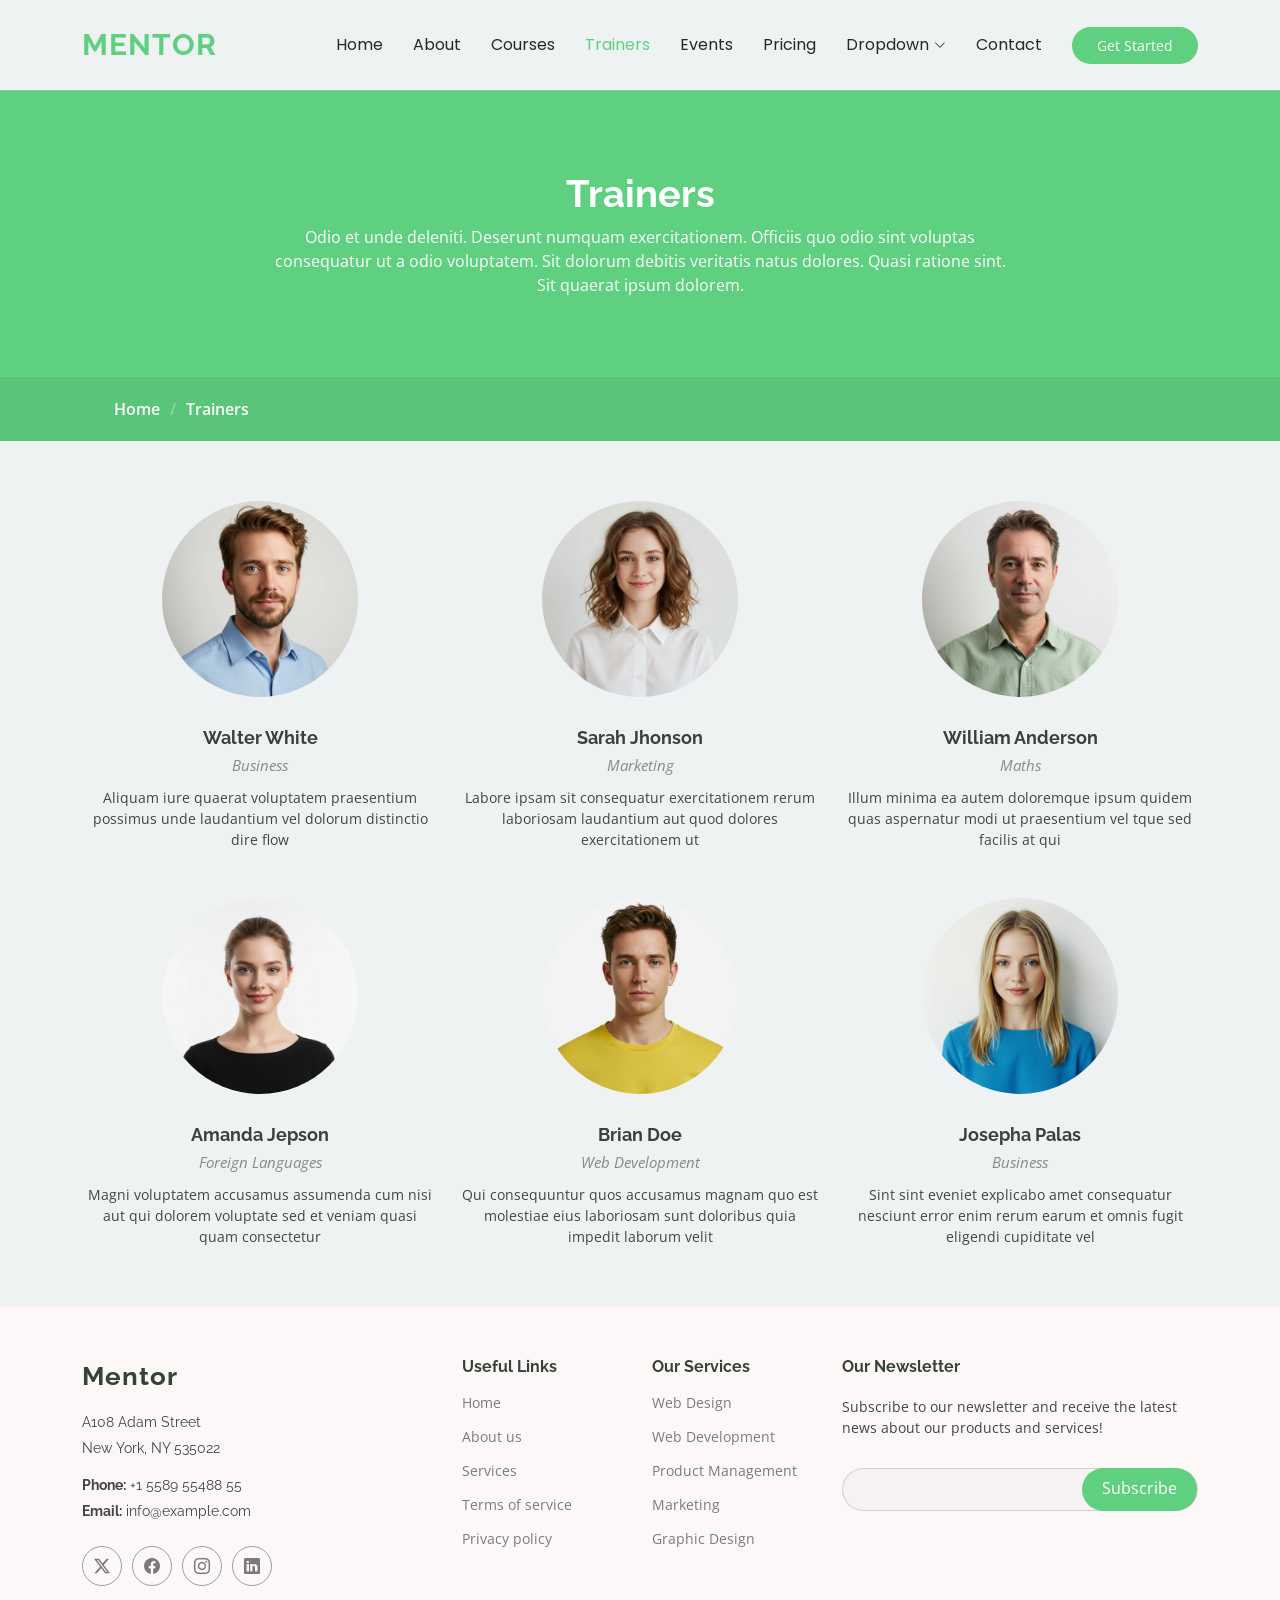
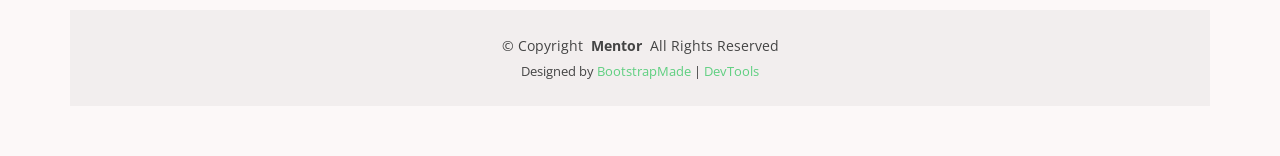
<file: trainers.html>
<!DOCTYPE html>
<html lang="en">

<head>
  <meta charset="utf-8">
  <meta content="width=device-width, initial-scale=1.0" name="viewport">
  <title>Trainers - Mentor Bootstrap Template</title>
  <meta name="description" content="">
  <meta name="keywords" content="">

  <!-- Favicons -->
  <link href="assets/img/favicon.png" rel="icon">
  <link href="assets/img/apple-touch-icon.png" rel="apple-touch-icon">

  <!-- Fonts -->
  <link href="https://fonts.googleapis.com" rel="preconnect">
  <link href="https://fonts.gstatic.com" rel="preconnect" crossorigin>
  <link href="https://fonts.googleapis.com/css2?family=Open+Sans:ital,wght@0,300;0,400;0,500;0,600;0,700;0,800;1,300;1,400;1,500;1,600;1,700;1,800&family=Poppins:ital,wght@0,100;0,200;0,300;0,400;0,500;0,600;0,700;0,800;0,900;1,100;1,200;1,300;1,400;1,500;1,600;1,700;1,800;1,900&family=Raleway:ital,wght@0,100;0,200;0,300;0,400;0,500;0,600;0,700;0,800;0,900;1,100;1,200;1,300;1,400;1,500;1,600;1,700;1,800;1,900&display=swap" rel="stylesheet">

  <!-- Vendor CSS Files -->
  <link href="assets/vendor/bootstrap/css/bootstrap.min.css" rel="stylesheet">
  <link href="assets/vendor/bootstrap-icons/bootstrap-icons.css" rel="stylesheet">
  <link href="assets/vendor/aos/aos.css" rel="stylesheet">
  <link href="assets/vendor/glightbox/css/glightbox.min.css" rel="stylesheet">
  <link href="assets/vendor/swiper/swiper-bundle.min.css" rel="stylesheet">

  <!-- Main CSS File -->
  <link href="assets/css/main.css" rel="stylesheet">

  <!-- =======================================================
  * Template Name: Mentor
  * Template URL: https://bootstrapmade.com/mentor-free-education-bootstrap-theme/
  * Updated: Jul 07 2025 with Bootstrap v5.3.7
  * Author: BootstrapMade.com
  * License: https://bootstrapmade.com/license/
  ======================================================== -->
</head>

<body class="trainers-page">

  <header id="header" class="header d-flex align-items-center sticky-top">
    <div class="container-fluid container-xl position-relative d-flex align-items-center">

      <a href="index.html" class="logo d-flex align-items-center me-auto">
        <!-- Uncomment the line below if you also wish to use an image logo -->
        <!-- <img src="assets/img/logo.webp" alt=""> -->
        <h1 class="sitename">Mentor</h1>
      </a>

      <nav id="navmenu" class="navmenu">
        <ul>
          <li><a href="index.html">Home<br></a></li>
          <li><a href="about.html">About</a></li>
          <li><a href="courses.html">Courses</a></li>
          <li><a href="trainers.html" class="active">Trainers</a></li>
          <li><a href="events.html">Events</a></li>
          <li><a href="pricing.html">Pricing</a></li>
          <li class="dropdown"><a href="#"><span>Dropdown</span> <i class="bi bi-chevron-down toggle-dropdown"></i></a>
            <ul>
              <li><a href="#">Dropdown 1</a></li>
              <li class="dropdown"><a href="#"><span>Deep Dropdown</span> <i class="bi bi-chevron-down toggle-dropdown"></i></a>
                <ul>
                  <li><a href="#">Deep Dropdown 1</a></li>
                  <li><a href="#">Deep Dropdown 2</a></li>
                  <li><a href="#">Deep Dropdown 3</a></li>
                  <li><a href="#">Deep Dropdown 4</a></li>
                  <li><a href="#">Deep Dropdown 5</a></li>
                </ul>
              </li>
              <li><a href="#">Dropdown 2</a></li>
              <li><a href="#">Dropdown 3</a></li>
              <li><a href="#">Dropdown 4</a></li>
            </ul>
          </li>
          <li><a href="contact.html">Contact</a></li>
        </ul>
        <i class="mobile-nav-toggle d-xl-none bi bi-list"></i>
      </nav>

      <a class="btn-getstarted" href="courses.html">Get Started</a>

    </div>
  </header>

  <main class="main">

    <!-- Page Title -->
    <div class="page-title" data-aos="fade">
      <div class="heading">
        <div class="container">
          <div class="row d-flex justify-content-center text-center">
            <div class="col-lg-8">
              <h1>Trainers</h1>
              <p class="mb-0">Odio et unde deleniti. Deserunt numquam exercitationem. Officiis quo odio sint voluptas consequatur ut a odio voluptatem. Sit dolorum debitis veritatis natus dolores. Quasi ratione sint. Sit quaerat ipsum dolorem.</p>
            </div>
          </div>
        </div>
      </div>
      <nav class="breadcrumbs">
        <div class="container">
          <ol>
            <li><a href="index.html">Home</a></li>
            <li class="current">Trainers</li>
          </ol>
        </div>
      </nav>
    </div><!-- End Page Title -->

    <!-- Trainers Section -->
    <section id="trainers" class="section trainers">

      <div class="container">

        <div class="row gy-5">

          <div class="col-lg-4 col-md-6 member" data-aos="fade-up" data-aos-delay="100">
            <div class="member-img">
              <img src="assets/img/person/person-m-7.webp" class="img-fluid" alt="">
              <div class="social">
                <a href="#"><i class="bi bi-twitter-x"></i></a>
                <a href="#"><i class="bi bi-facebook"></i></a>
                <a href="#"><i class="bi bi-instagram"></i></a>
                <a href="#"><i class="bi bi-linkedin"></i></a>
              </div>
            </div>
            <div class="member-info text-center">
              <h4>Walter White</h4>
              <span>Business</span>
              <p>Aliquam iure quaerat voluptatem praesentium possimus unde laudantium vel dolorum distinctio dire flow</p>
            </div>
          </div><!-- End Team Member -->

          <div class="col-lg-4 col-md-6 member" data-aos="fade-up" data-aos-delay="200">
            <div class="member-img">
              <img src="assets/img/person/person-f-8.webp" class="img-fluid" alt="">
              <div class="social">
                <a href="#"><i class="bi bi-twitter-x"></i></a>
                <a href="#"><i class="bi bi-facebook"></i></a>
                <a href="#"><i class="bi bi-instagram"></i></a>
                <a href="#"><i class="bi bi-linkedin"></i></a>
              </div>
            </div>
            <div class="member-info text-center">
              <h4>Sarah Jhonson</h4>
              <span>Marketing</span>
              <p>Labore ipsam sit consequatur exercitationem rerum laboriosam laudantium aut quod dolores exercitationem ut</p>
            </div>
          </div><!-- End Team Member -->

          <div class="col-lg-4 col-md-6 member" data-aos="fade-up" data-aos-delay="300">
            <div class="member-img">
              <img src="assets/img/person/person-m-6.webp" class="img-fluid" alt="">
              <div class="social">
                <a href="#"><i class="bi bi-twitter-x"></i></a>
                <a href="#"><i class="bi bi-facebook"></i></a>
                <a href="#"><i class="bi bi-instagram"></i></a>
                <a href="#"><i class="bi bi-linkedin"></i></a>
              </div>
            </div>
            <div class="member-info text-center">
              <h4>William Anderson</h4>
              <span>Maths</span>
              <p>Illum minima ea autem doloremque ipsum quidem quas aspernatur modi ut praesentium vel tque sed facilis at qui</p>
            </div>
          </div><!-- End Team Member -->

          <div class="col-lg-4 col-md-6 member" data-aos="fade-up" data-aos-delay="400">
            <div class="member-img">
              <img src="assets/img/person/person-f-4.webp" class="img-fluid" alt="">
              <div class="social">
                <a href="#"><i class="bi bi-twitter-x"></i></a>
                <a href="#"><i class="bi bi-facebook"></i></a>
                <a href="#"><i class="bi bi-instagram"></i></a>
                <a href="#"><i class="bi bi-linkedin"></i></a>
              </div>
            </div>
            <div class="member-info text-center">
              <h4>Amanda Jepson</h4>
              <span>Foreign Languages</span>
              <p>Magni voluptatem accusamus assumenda cum nisi aut qui dolorem voluptate sed et veniam quasi quam consectetur</p>
            </div>
          </div><!-- End Team Member -->

          <div class="col-lg-4 col-md-6 member" data-aos="fade-up" data-aos-delay="500">
            <div class="member-img">
              <img src="assets/img/person/person-m-12.webp" class="img-fluid" alt="">
              <div class="social">
                <a href="#"><i class="bi bi-twitter-x"></i></a>
                <a href="#"><i class="bi bi-facebook"></i></a>
                <a href="#"><i class="bi bi-instagram"></i></a>
                <a href="#"><i class="bi bi-linkedin"></i></a>
              </div>
            </div>
            <div class="member-info text-center">
              <h4>Brian Doe</h4>
              <span>Web Development<br></span>
              <p>Qui consequuntur quos accusamus magnam quo est molestiae eius laboriosam sunt doloribus quia impedit laborum velit</p>
            </div>
          </div><!-- End Team Member -->

          <div class="col-lg-4 col-md-6 member" data-aos="fade-up" data-aos-delay="600">
            <div class="member-img">
              <img src="assets/img/person/person-f-9.webp" class="img-fluid" alt="">
              <div class="social">
                <a href="#"><i class="bi bi-twitter-x"></i></a>
                <a href="#"><i class="bi bi-facebook"></i></a>
                <a href="#"><i class="bi bi-instagram"></i></a>
                <a href="#"><i class="bi bi-linkedin"></i></a>
              </div>
            </div>
            <div class="member-info text-center">
              <h4>Josepha Palas</h4>
              <span>Business</span>
              <p>Sint sint eveniet explicabo amet consequatur nesciunt error enim rerum earum et omnis fugit eligendi cupiditate vel</p>
            </div>
          </div><!-- End Team Member -->

        </div>

      </div>

    </section><!-- /Trainers Section -->

  </main>

  <footer id="footer" class="footer position-relative light-background">

    <div class="container footer-top">
      <div class="row gy-4">
        <div class="col-lg-4 col-md-6 footer-about">
          <a href="index.html" class="logo d-flex align-items-center">
            <span class="sitename">Mentor</span>
          </a>
          <div class="footer-contact pt-3">
            <p>A108 Adam Street</p>
            <p>New York, NY 535022</p>
            <p class="mt-3"><strong>Phone:</strong> <span>+1 5589 55488 55</span></p>
            <p><strong>Email:</strong> <span>info@example.com</span></p>
          </div>
          <div class="social-links d-flex mt-4">
            <a href=""><i class="bi bi-twitter-x"></i></a>
            <a href=""><i class="bi bi-facebook"></i></a>
            <a href=""><i class="bi bi-instagram"></i></a>
            <a href=""><i class="bi bi-linkedin"></i></a>
          </div>
        </div>

        <div class="col-lg-2 col-md-3 footer-links">
          <h4>Useful Links</h4>
          <ul>
            <li><a href="#">Home</a></li>
            <li><a href="#">About us</a></li>
            <li><a href="#">Services</a></li>
            <li><a href="#">Terms of service</a></li>
            <li><a href="#">Privacy policy</a></li>
          </ul>
        </div>

        <div class="col-lg-2 col-md-3 footer-links">
          <h4>Our Services</h4>
          <ul>
            <li><a href="#">Web Design</a></li>
            <li><a href="#">Web Development</a></li>
            <li><a href="#">Product Management</a></li>
            <li><a href="#">Marketing</a></li>
            <li><a href="#">Graphic Design</a></li>
          </ul>
        </div>

        <div class="col-lg-4 col-md-12 footer-newsletter">
          <h4>Our Newsletter</h4>
          <p>Subscribe to our newsletter and receive the latest news about our products and services!</p>
          <form action="#" method="post" class="email-form">
            <div class="newsletter-form"><input type="email" name="email"><input type="submit" value="Subscribe"></div>
            <div class="loading">Loading</div>
            <div class="error-message"></div>
            <div class="sent-message">Your subscription request has been sent. Thank you!</div>
          </form>
        </div>

      </div>
    </div>

    <div class="container copyright text-center mt-4">
      <p>© <span>Copyright</span> <strong class="px-1 sitename">Mentor</strong> <span>All Rights Reserved</span></p>
      <div class="credits">
        <!-- All the links in the footer should remain intact. -->
        <!-- You can delete the links only if you've purchased the pro version. -->
        <!-- Licensing information: https://bootstrapmade.com/license/ -->
        Designed by <a href="https://bootstrapmade.com/">BootstrapMade</a> | <a href="https://bootstrapmade.com/tools/">DevTools</a>
      </div>
    </div>

  </footer>

  <!-- Scroll Top -->
  <a href="#" id="scroll-top" class="scroll-top d-flex align-items-center justify-content-center"><i class="bi bi-arrow-up-short"></i></a>

  <!-- Preloader -->
  <div id="preloader"></div>

  <!-- Vendor JS Files -->
  <script src="assets/vendor/bootstrap/js/bootstrap.bundle.min.js"></script>
  <script src="assets/vendor/aos/aos.js"></script>
  <script src="assets/vendor/glightbox/js/glightbox.min.js"></script>
  <script src="assets/vendor/purecounter/purecounter_vanilla.js"></script>
  <script src="assets/vendor/swiper/swiper-bundle.min.js"></script>

  <!-- Main JS File -->
  <script src="assets/js/main.js"></script>

</body>

</html>
</file>
<file: assets/css/main.css>
/**
* Template Name: Mentor
* Template URL: https://bootstrapmade.com/mentor-free-education-bootstrap-theme/
* Updated: Jul 07 2025 with Bootstrap v5.3.7
* Author: BootstrapMade.com
* License: https://bootstrapmade.com/license/
*/

/*--------------------------------------------------------------
# Font & Color Variables
# Help: https://bootstrapmade.com/color-system/
--------------------------------------------------------------*/
/* Fonts */
:root {
  --default-font: "Open Sans",  system-ui, -apple-system, "Segoe UI", Roboto, "Helvetica Neue", Arial, "Noto Sans", "Liberation Sans", sans-serif, "Apple Color Emoji", "Segoe UI Emoji", "Segoe UI Symbol", "Noto Color Emoji";
  --heading-font: "Raleway",  sans-serif;
  --nav-font: "Poppins",  sans-serif;
}

/* Global Colors - The following color variables are used throughout the website. Updating them here will change the color scheme of the entire website */
:root { 
  --background-color: #eff2f2; /* Background color for the entire website, including individual sections */
  --default-color: #444444; /* Default color used for the majority of the text content across the entire website */
  --heading-color: #37423b; /* Color for headings, subheadings and title throughout the website */
  --accent-color: #5fcf80; /* Accent color that represents your brand on the website. It's used for buttons, links, and other elements that need to stand out */
  --surface-color: #ffffff; /* The surface color is used as a background of boxed elements within sections, such as cards, icon boxes, or other elements that require a visual separation from the global background. */
  --contrast-color: #ffffff; /* Contrast color for text, ensuring readability against backgrounds of accent, heading, or default colors. */
}

/* Nav Menu Colors - The following color variables are used specifically for the navigation menu. They are separate from the global colors to allow for more customization options */
:root {
  --nav-color: #272828;  /* The default color of the main navmenu links */
  --nav-hover-color: #5fcf80; /* Applied to main navmenu links when they are hovered over or active */
  --nav-mobile-background-color: #ffffff; /* Used as the background color for mobile navigation menu */
  --nav-dropdown-background-color: #ffffff; /* Used as the background color for dropdown items that appear when hovering over primary navigation items */
  --nav-dropdown-color: #272828; /* Used for navigation links of the dropdown items in the navigation menu. */
  --nav-dropdown-hover-color: #5fcf80; /* Similar to --nav-hover-color, this color is applied to dropdown navigation links when they are hovered over. */
}

/* Color Presets - These classes override global colors when applied to any section or element, providing reuse of the sam color scheme. */

.light-background {
  --background-color: #fcf8f8;
  --surface-color: lab(95.87% 1.67 0.58);
}

.dark-background {
  --background-color: #060606;
  --default-color: #ffffff;
  --heading-color: #ffffff;
  --surface-color: #252525;
  --contrast-color: #ffffff;
}

/* Smooth scroll */
:root {
  scroll-behavior: smooth;
}

/*--------------------------------------------------------------
# General Styling & Shared Classes
--------------------------------------------------------------*/
body {
  color: var(--default-color);
  background-color: var(--background-color);
  font-family: var(--default-font);
}

a {
  color: var(--accent-color);
  text-decoration: none;
  transition: 0.3s;
}

a:hover {
  color: color-mix(in srgb, var(--accent-color), transparent 25%);
  text-decoration: none;
}

h1,
h2,
h3,
h4,
h5,
h6 {
  color: var(--heading-color);
  font-family: var(--heading-font);
}

/* Email Form Messages
------------------------------*/
.email-form .error-message {
  display: none;
  background: #df1529;
  color: #ffffff;
  text-align: left;
  padding: 15px;
  margin-bottom: 24px;
  font-weight: 600;
}

.email-form .sent-message {
  display: none;
  color: #ffffff;
  background: #059652;
  text-align: center;
  padding: 15px;
  margin-bottom: 24px;
  font-weight: 600;
}

.email-form .loading {
  display: none;
  background: var(--surface-color);
  text-align: center;
  padding: 15px;
  margin-bottom: 24px;
}

.email-form .loading:before {
  content: "";
  display: inline-block;
  border-radius: 50%;
  width: 24px;
  height: 24px;
  margin: 0 10px -6px 0;
  border: 3px solid var(--accent-color);
  border-top-color: var(--surface-color);
  animation: email-form-loading 1s linear infinite;
}

@keyframes email-form-loading {
  0% {
    transform: rotate(0deg);
  }

  100% {
    transform: rotate(360deg);
  }
}

/* Pulsating Play Button
------------------------------*/
.pulsating-play-btn {
  width: 94px;
  height: 94px;
  background: radial-gradient(var(--accent-color) 50%, color-mix(in srgb, var(--accent-color), transparent 75%) 52%);
  border-radius: 50%;
  display: block;
  position: relative;
  overflow: hidden;
}

.pulsating-play-btn:before {
  content: "";
  position: absolute;
  width: 120px;
  height: 120px;
  animation-delay: 0s;
  animation: pulsate-play-btn 2s;
  animation-direction: forwards;
  animation-iteration-count: infinite;
  animation-timing-function: steps;
  opacity: 1;
  border-radius: 50%;
  border: 5px solid color-mix(in srgb, var(--accent-color), transparent 30%);
  top: -15%;
  left: -15%;
  background: rgba(198, 16, 0, 0);
}

.pulsating-play-btn:after {
  content: "";
  position: absolute;
  left: 50%;
  top: 50%;
  transform: translateX(-40%) translateY(-50%);
  width: 0;
  height: 0;
  border-top: 10px solid transparent;
  border-bottom: 10px solid transparent;
  border-left: 15px solid #fff;
  z-index: 100;
  transition: all 400ms cubic-bezier(0.55, 0.055, 0.675, 0.19);
}

.pulsating-play-btn:hover:before {
  content: "";
  position: absolute;
  left: 50%;
  top: 50%;
  transform: translateX(-40%) translateY(-50%);
  width: 0;
  height: 0;
  border: none;
  border-top: 10px solid transparent;
  border-bottom: 10px solid transparent;
  border-left: 15px solid #fff;
  z-index: 200;
  animation: none;
  border-radius: 0;
}

.pulsating-play-btn:hover:after {
  border-left: 15px solid var(--accent-color);
  transform: scale(20);
}

@keyframes pulsate-play-btn {
  0% {
    transform: scale(0.6, 0.6);
    opacity: 1;
  }

  100% {
    transform: scale(1, 1);
    opacity: 0;
  }
}

/*--------------------------------------------------------------
# Global Header
--------------------------------------------------------------*/
.header {
  color: var(--default-color);
  background-color: var(--background-color);
  padding: 15px 0;
  transition: all 0.5s;
  z-index: 997;
}

.header .logo {
  line-height: 1;
}

.header .logo img {
  max-height: 36px;
  margin-right: 8px;
}

.header .logo h1 {
  font-weight: 700;
  font-size: 30px;
  margin: 0;
  letter-spacing: 1px;
  text-transform: uppercase;
  color: var(--accent-color);
}

.header .btn-getstarted,
.header .btn-getstarted:focus {
  color: var(--contrast-color);
  background: var(--accent-color);
  font-size: 14px;
  padding: 8px 25px;
  margin: 0 0 0 30px;
  border-radius: 50px;
  transition: 0.3s;
}

.header .btn-getstarted:hover,
.header .btn-getstarted:focus:hover {
  color: var(--contrast-color);
  background: color-mix(in srgb, var(--accent-color), transparent 15%);
}

@media (max-width: 1200px) {
  .header .logo {
    order: 1;
  }

  .header .btn-getstarted {
    order: 2;
    margin: 0 15px 0 0;
    padding: 6px 15px;
  }

  .header .navmenu {
    order: 3;
  }
}

.scrolled .header {
  box-shadow: 0px 0 18px rgba(0, 0, 0, 0.1);
}

/*--------------------------------------------------------------
# Navigation Menu
--------------------------------------------------------------*/
/* Navmenu - Desktop */
@media (min-width: 1200px) {
  .navmenu {
    padding: 0;
  }

  .navmenu ul {
    margin: 0;
    padding: 0;
    display: flex;
    list-style: none;
    align-items: center;
  }

  .navmenu li {
    position: relative;
  }

  .navmenu a,
  .navmenu a:focus {
    color: var(--nav-color);
    padding: 18px 15px;
    font-size: 16px;
    font-family: var(--nav-font);
    font-weight: 400;
    display: flex;
    align-items: center;
    justify-content: space-between;
    white-space: nowrap;
    transition: 0.3s;
  }

  .navmenu a i,
  .navmenu a:focus i {
    font-size: 12px;
    line-height: 0;
    margin-left: 5px;
    transition: 0.3s;
  }

  .navmenu li:last-child a {
    padding-right: 0;
  }

  .navmenu li:hover>a,
  .navmenu .active,
  .navmenu .active:focus {
    color: var(--nav-hover-color);
  }

  .navmenu .dropdown ul {
    margin: 0;
    padding: 10px 0;
    background: var(--nav-dropdown-background-color);
    display: block;
    position: absolute;
    visibility: hidden;
    left: 14px;
    top: 130%;
    opacity: 0;
    transition: 0.3s;
    border-radius: 4px;
    z-index: 99;
    box-shadow: 0px 0px 30px rgba(0, 0, 0, 0.1);
  }

  .navmenu .dropdown ul li {
    min-width: 200px;
  }

  .navmenu .dropdown ul a {
    padding: 10px 20px;
    font-size: 15px;
    text-transform: none;
    color: var(--nav-dropdown-color);
  }

  .navmenu .dropdown ul a i {
    font-size: 12px;
  }

  .navmenu .dropdown ul a:hover,
  .navmenu .dropdown ul .active:hover,
  .navmenu .dropdown ul li:hover>a {
    color: var(--nav-dropdown-hover-color);
  }

  .navmenu .dropdown:hover>ul {
    opacity: 1;
    top: 100%;
    visibility: visible;
  }

  .navmenu .dropdown .dropdown ul {
    top: 0;
    left: -90%;
    visibility: hidden;
  }

  .navmenu .dropdown .dropdown:hover>ul {
    opacity: 1;
    top: 0;
    left: -100%;
    visibility: visible;
  }
}

/* Navmenu - Mobile */
@media (max-width: 1199px) {
  .mobile-nav-toggle {
    color: var(--nav-color);
    font-size: 28px;
    line-height: 0;
    margin-right: 10px;
    cursor: pointer;
    transition: color 0.3s;
  }

  .navmenu {
    padding: 0;
    z-index: 9997;
  }

  .navmenu ul {
    display: none;
    list-style: none;
    position: absolute;
    inset: 60px 20px 20px 20px;
    padding: 10px 0;
    margin: 0;
    border-radius: 6px;
    background-color: var(--nav-mobile-background-color);
    border: 1px solid color-mix(in srgb, var(--default-color), transparent 90%);
    box-shadow: none;
    overflow-y: auto;
    transition: 0.3s;
    z-index: 9998;
  }

  .navmenu a,
  .navmenu a:focus {
    color: var(--nav-dropdown-color);
    padding: 10px 20px;
    font-family: var(--nav-font);
    font-size: 17px;
    font-weight: 500;
    display: flex;
    align-items: center;
    justify-content: space-between;
    white-space: nowrap;
    transition: 0.3s;
  }

  .navmenu a i,
  .navmenu a:focus i {
    font-size: 12px;
    line-height: 0;
    margin-left: 5px;
    width: 30px;
    height: 30px;
    display: flex;
    align-items: center;
    justify-content: center;
    border-radius: 50%;
    transition: 0.3s;
    background-color: color-mix(in srgb, var(--accent-color), transparent 90%);
  }

  .navmenu a i:hover,
  .navmenu a:focus i:hover {
    background-color: var(--accent-color);
    color: var(--contrast-color);
  }

  .navmenu a:hover,
  .navmenu .active,
  .navmenu .active:focus {
    color: var(--nav-dropdown-hover-color);
  }

  .navmenu .active i,
  .navmenu .active:focus i {
    background-color: var(--accent-color);
    color: var(--contrast-color);
    transform: rotate(180deg);
  }

  .navmenu .dropdown ul {
    position: static;
    display: none;
    z-index: 99;
    padding: 10px 0;
    margin: 10px 20px;
    background-color: var(--nav-dropdown-background-color);
    transition: all 0.5s ease-in-out;
  }

  .navmenu .dropdown ul ul {
    background-color: rgba(33, 37, 41, 0.1);
  }

  .navmenu .dropdown>.dropdown-active {
    display: block;
    background-color: rgba(33, 37, 41, 0.03);
  }

  .mobile-nav-active {
    overflow: hidden;
  }

  .mobile-nav-active .mobile-nav-toggle {
    color: #fff;
    position: absolute;
    font-size: 32px;
    top: 15px;
    right: 15px;
    margin-right: 0;
    z-index: 9999;
  }

  .mobile-nav-active .navmenu {
    position: fixed;
    overflow: hidden;
    inset: 0;
    background: rgba(33, 37, 41, 0.8);
    transition: 0.3s;
  }

  .mobile-nav-active .navmenu>ul {
    display: block;
  }
}

/*--------------------------------------------------------------
# Global Footer
--------------------------------------------------------------*/
.footer {
  color: var(--default-color);
  background-color: var(--background-color);
  font-size: 14px;
  padding-bottom: 50px;
  position: relative;
}

.footer .footer-top {
  padding-top: 50px;
}

.footer .footer-about .logo {
  margin-bottom: 0;
}

.footer .footer-about .logo img {
  max-height: 40px;
  margin-right: 6px;
}

.footer .footer-about .logo span {
  font-size: 26px;
  font-weight: 700;
  letter-spacing: 1px;
  font-family: var(--heading-font);
  color: var(--heading-color);
}

.footer .footer-about p {
  font-size: 14px;
  font-family: var(--heading-font);
}

.footer .social-links a {
  display: flex;
  align-items: center;
  justify-content: center;
  width: 40px;
  height: 40px;
  border-radius: 50%;
  border: 1px solid color-mix(in srgb, var(--default-color), transparent 50%);
  font-size: 16px;
  color: color-mix(in srgb, var(--default-color), transparent 30%);
  margin-right: 10px;
  transition: 0.3s;
}

.footer .social-links a:hover {
  color: var(--accent-color);
  border-color: var(--accent-color);
}

.footer h4 {
  font-size: 16px;
  font-weight: bold;
  position: relative;
  padding-bottom: 12px;
}

.footer .footer-links {
  margin-bottom: 30px;
}

.footer .footer-links ul {
  list-style: none;
  padding: 0;
  margin: 0;
}

.footer .footer-links ul i {
  padding-right: 2px;
  font-size: 12px;
  line-height: 0;
}

.footer .footer-links ul li {
  padding: 10px 0;
  display: flex;
  align-items: center;
}

.footer .footer-links ul li:first-child {
  padding-top: 0;
}

.footer .footer-links ul a {
  color: color-mix(in srgb, var(--default-color), transparent 30%);
  display: inline-block;
  line-height: 1;
}

.footer .footer-links ul a:hover {
  color: var(--accent-color);
}

.footer .footer-contact p {
  margin-bottom: 5px;
}

.footer .footer-newsletter .newsletter-form {
  margin-top: 30px;
  margin-bottom: 15px;
  padding: 6px 8px;
  position: relative;
  border-radius: 50px;
  border: 1px solid color-mix(in srgb, var(--default-color), transparent 80%);
  display: flex;
  background-color: var(--surface-color);
  transition: 0.3s;
}

.footer .footer-newsletter .newsletter-form:focus-within {
  border-color: var(--accent-color);
}

.footer .footer-newsletter .newsletter-form input[type=email] {
  border: 0;
  padding: 4px 8px;
  width: 100%;
  background-color: var(--surface-color);
  color: var(--default-color);
}

.footer .footer-newsletter .newsletter-form input[type=email]:focus-visible {
  outline: none;
}

.footer .footer-newsletter .newsletter-form input[type=submit] {
  border: 0;
  font-size: 16px;
  padding: 0 20px 2px 20px;
  margin: -7px -8px -7px 0;
  background: var(--accent-color);
  color: var(--contrast-color);
  transition: 0.3s;
  border-radius: 50px;
}

.footer .footer-newsletter .newsletter-form input[type=submit]:hover {
  background: color-mix(in srgb, var(--accent-color), transparent 20%);
}

.footer .copyright {
  padding-top: 25px;
  padding-bottom: 25px;
  background-color: color-mix(in srgb, var(--default-color), transparent 95%);
}

.footer .copyright p {
  margin-bottom: 0;
}

.footer .credits {
  margin-top: 6px;
  font-size: 13px;
}

/*--------------------------------------------------------------
# Preloader
--------------------------------------------------------------*/
#preloader {
  position: fixed;
  inset: 0;
  z-index: 999999;
  overflow: hidden;
  background: var(--background-color);
  transition: all 0.6s ease-out;
}

#preloader:before {
  content: "";
  position: fixed;
  top: calc(50% - 30px);
  left: calc(50% - 30px);
  border: 6px solid #ffffff;
  border-color: var(--accent-color) transparent var(--accent-color) transparent;
  border-radius: 50%;
  width: 60px;
  height: 60px;
  animation: animate-preloader 1.5s linear infinite;
}

@keyframes animate-preloader {
  0% {
    transform: rotate(0deg);
  }

  100% {
    transform: rotate(360deg);
  }
}

/*--------------------------------------------------------------
# Scroll Top Button
--------------------------------------------------------------*/
.scroll-top {
  position: fixed;
  visibility: hidden;
  opacity: 0;
  right: 15px;
  bottom: -15px;
  z-index: 99999;
  background-color: var(--accent-color);
  width: 44px;
  height: 44px;
  border-radius: 50px;
  transition: all 0.4s;
}

.scroll-top i {
  font-size: 24px;
  color: var(--contrast-color);
  line-height: 0;
}

.scroll-top:hover {
  background-color: color-mix(in srgb, var(--accent-color), transparent 20%);
  color: var(--contrast-color);
}

.scroll-top.active {
  visibility: visible;
  opacity: 1;
  bottom: 15px;
}

/*--------------------------------------------------------------
# Disable aos animation delay on mobile devices
--------------------------------------------------------------*/
@media screen and (max-width: 768px) {
  [data-aos-delay] {
    transition-delay: 0 !important;
  }
}

/*--------------------------------------------------------------
# Global Page Titles & Breadcrumbs
--------------------------------------------------------------*/
.page-title {
  --default-color: var(--contrast-color);
  --background-color: var(--accent-color);
  --heading-color: var(--contrast-color);
  color: var(--default-color);
  background-color: var(--background-color);
  position: relative;
}

.page-title .heading {
  padding: 80px 0;
  border-top: 1px solid color-mix(in srgb, var(--default-color), transparent 90%);
}

.page-title .heading h1 {
  font-size: 38px;
  font-weight: 700;
}

.page-title nav {
  background-color: color-mix(in srgb, var(--accent-color) 90%, black 5%);
  padding: 20px 0;
}

.page-title nav a {
  color: var(--default-color);
}

.page-title nav ol {
  display: flex;
  flex-wrap: wrap;
  list-style: none;
  margin: 0;
  font-size: 16px;
  font-weight: 600;
}

.page-title nav ol li+li {
  padding-left: 10px;
}

.page-title nav ol li+li::before {
  content: "/";
  display: inline-block;
  padding-right: 10px;
  color: color-mix(in srgb, var(--default-color), transparent 70%);
}

/*--------------------------------------------------------------
# Global Sections
--------------------------------------------------------------*/
section,
.section {
  color: var(--default-color);
  background-color: var(--background-color);
  padding: 60px 0;
  scroll-margin-top: 900px;
  overflow: clip;
}

@media (max-width: 1199px) {

  section,
  .section {
    scroll-margin-top: 66px;
  }
}

/*--------------------------------------------------------------
# Global Section Titles
--------------------------------------------------------------*/
.section-title {
  padding-bottom: 60px;
  position: relative;
}

.section-title h2 {
  font-size: 14px;
  font-weight: 500;
  padding: 0;
  line-height: 1px;
  margin: 0;
  letter-spacing: 1.5px;
  text-transform: uppercase;
  color: color-mix(in srgb, var(--default-color), transparent 50%);
  position: relative;
}

.section-title h2::after {
  content: "";
  width: 120px;
  height: 1px;
  display: inline-block;
  background: var(--accent-color);
  margin: 4px 10px;
}

.section-title p {
  color: var(--heading-color);
  margin: 0;
  font-size: 36px;
  font-weight: 700;
  font-family: var(--nav-font);
  text-transform: uppercase;
}

/*--------------------------------------------------------------
# Hero Section
--------------------------------------------------------------*/
.hero {
  width: 100%;
  min-height: 80vh;
  position: relative;
  padding: 80px 0;
  display: flex;
  align-items: center;
  justify-content: center;
  color: var(--default-color);
}

.hero img {
  position: absolute;
  inset: 0;
  display: block;
  width: 100%;
  height: 100%;
  object-fit: cover;
  z-index: 1;
}

.hero:before {
  content: "";
  background: color-mix(in srgb, var(--background-color), transparent 60%);
  position: absolute;
  inset: 0;
  z-index: 2;
}

.hero .container {
  position: relative;
  z-index: 3;
}

.hero h2 {
  margin: 0;
  font-size: 48px;
  font-weight: 700;
}

.hero p {
  color: color-mix(in srgb, var(--default-color), transparent 20%);
  margin: 10px 0 0 0;
  font-size: 24px;
}

.hero .btn-get-started {
  font-weight: 500;
  font-size: 15px;
  letter-spacing: 1px;
  display: inline-block;
  padding: 8px 35px 10px 35px;
  border-radius: 50px;
  transition: 0.4s;
  margin-top: 30px;
  border: 2px solid var(--default-color);
  color: var(--default-color);
}

.hero .btn-get-started:hover {
  background: var(--accent-color);
  border: 2px solid var(--accent-color);
}

@media (max-width: 768px) {
  .hero h2 {
    font-size: 32px;
  }

  .hero p {
    font-size: 18px;
  }
}

/*--------------------------------------------------------------
# About Section
--------------------------------------------------------------*/
.about .content h3 {
  font-size: 2rem;
  font-weight: 700;
}

.about .content ul {
  list-style: none;
  padding: 0;
}

.about .content ul li {
  padding-bottom: 10px;
}

.about .content ul i {
  font-size: 1.25rem;
  margin-right: 4px;
  color: var(--accent-color);
}

.about .content p:last-child {
  margin-bottom: 0;
}

.about .content .read-more {
  background: var(--accent-color);
  color: var(--contrast-color);
  font-family: var(--heading-font);
  font-weight: 500;
  font-size: 15px;
  letter-spacing: 1px;
  padding: 10px 24px 12px 24px;
  border-radius: 50px;
  transition: 0.3s;
  display: inline-flex;
  align-items: center;
  justify-content: center;
}

.about .content .read-more i {
  font-size: 18px;
  margin-left: 5px;
  line-height: 0;
  transition: 0.3s;
}

.about .content .read-more:hover {
  background: color-mix(in srgb, var(--accent-color), transparent 20%);
  padding-right: 19px;
}

.about .content .read-more:hover i {
  margin-left: 10px;
}

/*--------------------------------------------------------------
# Counts Section
--------------------------------------------------------------*/
.counts {
  padding: 25px 0;
}

.counts .stats-item {
  padding: 30px;
  width: 100%;
}

.counts .stats-item span {
  font-size: 48px;
  display: block;
  color: var(--accent-color);
  font-weight: 700;
}

.counts .stats-item p {
  color: color-mix(in srgb, var(--default-color), transparent 40%);
  padding: 0;
  margin: 0;
  font-family: var(--heading-font);
  font-size: 15px;
  font-weight: 600;
}

/*--------------------------------------------------------------
# Why Us Section
--------------------------------------------------------------*/
.why-us .why-box {
  color: var(--contrast-color);
  background: var(--accent-color);
  padding: 30px;
}

.why-us .why-box h3 {
  color: var(--contrast-color);
  font-weight: 700;
  font-size: 34px;
  margin-bottom: 30px;
}

.why-us .why-box p {
  margin-bottom: 30px;
}

.why-us .why-box .more-btn {
  display: inline-block;
  background: color-mix(in srgb, var(--contrast-color), transparent 85%);
  padding: 8px 40px 10px 40px;
  color: var(--contrast-color);
  transition: all ease-in-out 0.4s;
  border-radius: 50px;
}

.why-us .why-box .more-btn i {
  font-size: 14px;
}

.why-us .why-box .more-btn:hover {
  color: var(--accent-color);
  background: var(--surface-color);
}

.why-us .icon-box {
  background-color: var(--surface-color);
  text-align: center;
  padding: 40px 30px;
  width: 100%;
  height: 100%;
  border: 1px solid color-mix(in srgb, var(--default-color), transparent 90%);
}

.why-us .icon-box i {
  color: var(--accent-color);
  font-size: 32px;
  margin-bottom: 30px;
  background: color-mix(in srgb, var(--accent-color), transparent 95%);
  border-radius: 50px;
  display: flex;
  align-items: center;
  justify-content: center;
  width: 72px;
  height: 72px;
  transition: 0.3s;
}

.why-us .icon-box h4 {
  font-size: 20px;
  font-weight: 700;
  margin: 0 0 30px 0;
}

.why-us .icon-box p {
  font-size: 15px;
  color: color-mix(in srgb, var(--default-color), transparent 30%);
}

.why-us .icon-box:hover i {
  color: var(--contrast-color);
  background: var(--accent-color);
}

/*--------------------------------------------------------------
# Features Section
--------------------------------------------------------------*/
.features {
  padding: 10px 0;
}

.features .features-item {
  background-color: var(--surface-color);
  display: flex;
  align-items: center;
  padding: 20px;
  transition: 0.3s;
  border: 1px solid color-mix(in srgb, var(--default-color), transparent 90%);
  position: relative;
}

.features .features-item i {
  font-size: 32px;
  padding-right: 10px;
  line-height: 0;
}

.features .features-item h3 {
  font-weight: 700;
  margin: 0;
  padding: 0;
  line-height: 1;
  font-size: 16px;
}

.features .features-item h3 a {
  color: var(--heading-color);
  transition: 0.3s;
}

.features .features-item:hover {
  border-color: var(--accent-color);
}

.features .features-item:hover h3 a {
  color: var(--accent-color);
}

/*--------------------------------------------------------------
# Courses Section
--------------------------------------------------------------*/
.courses .course-item {
  background-color: var(--surface-color);
  border: 1px solid color-mix(in srgb, var(--default-color), transparent 90%);
  border-radius: 5px;
}

.courses .course-content {
  padding: 15px;
}

.courses .course-content h3 {
  font-weight: 700;
  font-size: 20px;
}

.courses .course-content h3 a {
  color: var(--heading-color);
  transition: 0.3s;
}

.courses .course-content h3 a:hover {
  color: var(--accent-color);
}

.courses .course-content .category {
  background: var(--accent-color);
  color: var(--contrast-color);
  font-size: 14px;
  padding: 6px 14px;
  margin: 0;
  border-radius: 5px;
}

.courses .course-content .price {
  margin: 0;
  font-weight: 700;
  font-size: 18px;
  color: color-mix(in srgb, var(--default-color), transparent 20%);
}

.courses .course-content .description {
  font-size: 14px;
  color: color-mix(in srgb, var(--default-color), transparent 20%);
}

.courses .trainer {
  padding-top: 15px;
  border-top: 1px solid color-mix(in srgb, var(--default-color), transparent 90%);
}

.courses .trainer .trainer-profile img {
  max-width: 50px;
  border-radius: 50px;
}

.courses .trainer .trainer-profile .trainer-link {
  padding-left: 10px;
  font-weight: 600;
  font-size: 16px;
  color: color-mix(in srgb, var(--default-color), transparent 20%);
  transition: 0.3s;
}

.courses .trainer .trainer-profile .trainer-link:hover {
  color: var(--accent-color);
}

.courses .trainer .trainer-rank {
  font-size: 18px;
  color: color-mix(in srgb, var(--default-color), transparent 60%);
}

.courses .trainer .trainer-rank .user-icon {
  font-size: 22px;
}

/*--------------------------------------------------------------
# Trainers Index Section
--------------------------------------------------------------*/
.trainers-index .member {
  background-color: var(--surface-color);
  border: 1px solid color-mix(in srgb, var(--default-color), transparent 90%);
  text-align: center;
  margin-bottom: 20px;
}

.trainers-index .member img {
  margin: -1px -1px 30px -1px;
}

.trainers-index .member .member-content {
  padding: 0 20px 30px 20px;
}

.trainers-index .member h4 {
  font-weight: 700;
  margin-bottom: 2px;
  font-size: 18px;
}

.trainers-index .member span {
  font-style: italic;
  display: block;
  font-size: 13px;
  color: color-mix(in srgb, var(--default-color), transparent 20%);
}

.trainers-index .member p {
  padding-top: 10px;
  font-size: 14px;
  font-style: italic;
  color: color-mix(in srgb, var(--default-color), transparent 40%);
}

.trainers-index .member .social {
  margin-top: 15px;
}

.trainers-index .member .social a {
  color: color-mix(in srgb, var(--default-color), transparent 60%);
  transition: 0.3s;
}

.trainers-index .member .social a:hover {
  color: var(--accent-color);
}

.trainers-index .member .social i {
  font-size: 18px;
  margin: 0 2px;
}

/*--------------------------------------------------------------
# About Us Section
--------------------------------------------------------------*/
.about-us .content h3 {
  font-size: 2rem;
  font-weight: 700;
}

.about-us .content ul {
  list-style: none;
  padding: 0;
}

.about-us .content ul li {
  padding-bottom: 10px;
}

.about-us .content ul i {
  font-size: 1.25rem;
  margin-right: 4px;
  color: var(--accent-color);
}

.about-us .content p:last-child {
  margin-bottom: 0;
}

/*--------------------------------------------------------------
# Testimonials Section
--------------------------------------------------------------*/
.testimonials .testimonial-wrap {
  padding-left: 50px;
}

.testimonials .testimonials-carousel,
.testimonials .testimonials-slider {
  overflow: hidden;
}

.testimonials .testimonial-item {
  background-color: var(--surface-color);
  border: 1px solid color-mix(in srgb, var(--default-color), transparent 90%);
  box-sizing: content-box;
  padding: 30px 30px 30px 60px;
  margin: 30px 15px;
  min-height: 200px;
  position: relative;
}

.testimonials .testimonial-item .testimonial-img {
  width: 90px;
  border-radius: 10px;
  border: 6px solid var(--background-color);
  position: absolute;
  left: -45px;
}

.testimonials .testimonial-item h3 {
  font-size: 18px;
  font-weight: bold;
  margin: 10px 0 5px 0;
}

.testimonials .testimonial-item h4 {
  color: color-mix(in srgb, var(--default-color), transparent 50%);
  font-size: 14px;
  margin: 0;
}

.testimonials .testimonial-item .stars {
  margin: 10px 0;
}

.testimonials .testimonial-item .stars i {
  color: #ffc107;
  margin: 0 1px;
}

.testimonials .testimonial-item .quote-icon-left,
.testimonials .testimonial-item .quote-icon-right {
  color: color-mix(in srgb, var(--accent-color), transparent 60%);
  font-size: 26px;
  line-height: 0;
}

.testimonials .testimonial-item .quote-icon-left {
  display: inline-block;
  left: -5px;
  position: relative;
}

.testimonials .testimonial-item .quote-icon-right {
  display: inline-block;
  right: -5px;
  position: relative;
  top: 10px;
  transform: scale(-1, -1);
}

.testimonials .testimonial-item p {
  font-style: italic;
  margin: 15px auto 15px auto;
}

.testimonials .swiper-wrapper {
  height: auto;
}

.testimonials .swiper-pagination {
  margin-top: 20px;
  position: relative;
}

.testimonials .swiper-pagination .swiper-pagination-bullet {
  width: 12px;
  height: 12px;
  background-color: var(--background-color);
  opacity: 1;
  border: 1px solid var(--accent-color);
}

.testimonials .swiper-pagination .swiper-pagination-bullet-active {
  background-color: var(--accent-color);
}

@media (max-width: 767px) {
  .testimonials .testimonial-wrap {
    padding-left: 0;
  }

  .testimonials .testimonials-carousel,
  .testimonials .testimonials-slider {
    overflow: hidden;
  }

  .testimonials .testimonial-item {
    padding: 30px;
    margin: 15px;
  }

  .testimonials .testimonial-item .testimonial-img {
    position: static;
    left: auto;
  }
}

/*--------------------------------------------------------------
# Course Details Section
--------------------------------------------------------------*/
.course-details .course-header {
  margin-bottom: 40px;
}

.course-details .course-header .course-image {
  margin-bottom: 20px;
  border-radius: 12px;
  overflow: hidden;
}

.course-details .course-header .course-image img {
  width: 100%;
  height: 400px;
  object-fit: cover;
}

.course-details .course-header .course-meta {
  display: flex;
  justify-content: space-between;
  align-items: center;
  flex-wrap: wrap;
  gap: 20px;
}

@media (max-width: 768px) {
  .course-details .course-header .course-meta {
    flex-direction: column;
    align-items: flex-start;
  }
}

.course-details .course-header .instructor {
  display: flex;
  align-items: center;
  gap: 15px;
}

.course-details .course-header .instructor .instructor-avatar {
  width: 60px;
  height: 60px;
  border-radius: 50%;
  object-fit: cover;
}

.course-details .course-header .instructor .instructor-info h6 {
  margin: 0;
  font-size: 16px;
  font-weight: 600;
  color: var(--heading-color);
}

.course-details .course-header .instructor .instructor-info span {
  font-size: 14px;
  color: color-mix(in srgb, var(--default-color), transparent 30%);
}

.course-details .course-header .course-stats {
  display: flex;
  gap: 25px;
}

@media (max-width: 576px) {
  .course-details .course-header .course-stats {
    flex-wrap: wrap;
    gap: 15px;
  }
}

.course-details .course-header .course-stats .stat-item {
  display: flex;
  align-items: center;
  gap: 8px;
  font-size: 14px;
  color: var(--default-color);
}

.course-details .course-header .course-stats .stat-item i {
  color: var(--accent-color);
}

.course-details .course-content {
  margin-bottom: 50px;
}

.course-details .course-content h2 {
  font-size: 32px;
  margin-bottom: 25px;
  color: var(--heading-color);
}

@media (max-width: 768px) {
  .course-details .course-content h2 {
    font-size: 26px;
  }
}

.course-details .course-content .course-description {
  margin-bottom: 40px;
}

.course-details .course-content .course-description p {
  font-size: 16px;
  line-height: 1.7;
  margin-bottom: 15px;
  color: var(--default-color);
}

.course-details .course-content .what-you-learn {
  background-color: var(--surface-color);
  padding: 30px;
  border-radius: 12px;
  border: 1px solid color-mix(in srgb, var(--default-color), transparent 90%);
}

.course-details .course-content .what-you-learn h3 {
  font-size: 24px;
  margin-bottom: 25px;
  color: var(--heading-color);
}

.course-details .course-content .what-you-learn .learn-list {
  list-style: none;
  padding: 0;
  margin: 0;
}

.course-details .course-content .what-you-learn .learn-list li {
  display: flex;
  align-items: flex-start;
  gap: 12px;
  margin-bottom: 15px;
  font-size: 15px;
  line-height: 1.6;
  color: var(--default-color);
}

.course-details .course-content .what-you-learn .learn-list li i {
  color: var(--accent-color);
  font-size: 18px;
  margin-top: 2px;
  flex-shrink: 0;
}

.course-details .course-curriculum {
  margin-bottom: 50px;
}

.course-details .course-curriculum h3 {
  font-size: 24px;
  margin-bottom: 30px;
  color: var(--heading-color);
}

.course-details .course-curriculum .curriculum-section {
  margin-bottom: 25px;
  border: 1px solid color-mix(in srgb, var(--default-color), transparent 90%);
  border-radius: 8px;
  overflow: hidden;
}

.course-details .course-curriculum .curriculum-section .section-header {
  background-color: var(--surface-color);
  padding: 20px;
  display: flex;
  justify-content: space-between;
  align-items: center;
  border-bottom: 1px solid color-mix(in srgb, var(--default-color), transparent 90%);
}

@media (max-width: 576px) {
  .course-details .course-curriculum .curriculum-section .section-header {
    flex-direction: column;
    align-items: flex-start;
    gap: 10px;
  }
}

.course-details .course-curriculum .curriculum-section .section-header h4 {
  font-size: 18px;
  margin: 0;
  color: var(--heading-color);
}

.course-details .course-curriculum .curriculum-section .section-header .lessons-count {
  font-size: 14px;
  color: color-mix(in srgb, var(--default-color), transparent 30%);
}

.course-details .course-curriculum .curriculum-section .lessons {
  padding: 0;
}

.course-details .course-curriculum .curriculum-section .lessons .lesson-item {
  padding: 15px 20px;
  display: flex;
  justify-content: space-between;
  align-items: center;
  border-bottom: 1px solid color-mix(in srgb, var(--default-color), transparent 95%);
  transition: background-color 0.3s;
}

.course-details .course-curriculum .curriculum-section .lessons .lesson-item:hover {
  background-color: color-mix(in srgb, var(--accent-color), transparent 95%);
}

.course-details .course-curriculum .curriculum-section .lessons .lesson-item:last-child {
  border-bottom: none;
}

.course-details .course-curriculum .curriculum-section .lessons .lesson-item .lesson-info {
  display: flex;
  align-items: center;
  gap: 12px;
}

.course-details .course-curriculum .curriculum-section .lessons .lesson-item .lesson-info i {
  color: var(--accent-color);
  font-size: 18px;
}

.course-details .course-curriculum .curriculum-section .lessons .lesson-item .lesson-info span {
  font-size: 15px;
  color: var(--default-color);
}

.course-details .course-curriculum .curriculum-section .lessons .lesson-item .lesson-duration {
  font-size: 14px;
  color: color-mix(in srgb, var(--default-color), transparent 40%);
  font-weight: 500;
}

.course-details .course-sidebar {
  position: sticky;
  top: 100px;
}

.course-details .course-sidebar .pricing-card {
  background-color: var(--surface-color);
  border: 1px solid color-mix(in srgb, var(--default-color), transparent 90%);
  border-radius: 12px;
  padding: 30px;
  text-align: center;
  margin-bottom: 30px;
  box-shadow: 0 5px 20px color-mix(in srgb, var(--default-color), transparent 90%);
}

.course-details .course-sidebar .pricing-card .price {
  margin-bottom: 10px;
}

.course-details .course-sidebar .pricing-card .price .currency {
  font-size: 24px;
  font-weight: 600;
  color: var(--accent-color);
  vertical-align: top;
}

.course-details .course-sidebar .pricing-card .price .amount {
  font-size: 48px;
  font-weight: 700;
  color: var(--accent-color);
}

.course-details .course-sidebar .pricing-card .price .period {
  font-size: 16px;
  color: color-mix(in srgb, var(--default-color), transparent 40%);
}

.course-details .course-sidebar .pricing-card .original-price {
  font-size: 18px;
  color: color-mix(in srgb, var(--default-color), transparent 50%);
  text-decoration: line-through;
  margin-bottom: 25px;
}

.course-details .course-sidebar .pricing-card .course-features {
  margin-bottom: 30px;
}

.course-details .course-sidebar .pricing-card .course-features .feature {
  display: flex;
  align-items: center;
  gap: 12px;
  margin-bottom: 12px;
  text-align: left;
}

.course-details .course-sidebar .pricing-card .course-features .feature i {
  color: var(--accent-color);
  font-size: 16px;
  width: 16px;
}

.course-details .course-sidebar .pricing-card .course-features .feature span {
  font-size: 14px;
  color: var(--default-color);
}

.course-details .course-sidebar .pricing-card .btn-enroll {
  width: 100%;
  padding: 15px;
  background-color: var(--accent-color);
  color: var(--contrast-color);
  border: none;
  border-radius: 8px;
  font-size: 16px;
  font-weight: 600;
  margin-bottom: 15px;
  transition: all 0.3s;
}

.course-details .course-sidebar .pricing-card .btn-enroll:hover {
  background-color: color-mix(in srgb, var(--accent-color), black 10%);
  transform: translateY(-2px);
}

.course-details .course-sidebar .pricing-card .btn-preview {
  width: 100%;
  padding: 15px;
  background-color: transparent;
  color: var(--accent-color);
  border: 2px solid var(--accent-color);
  border-radius: 8px;
  font-size: 16px;
  font-weight: 600;
  transition: all 0.3s;
}

.course-details .course-sidebar .pricing-card .btn-preview:hover {
  background-color: var(--accent-color);
  color: var(--contrast-color);
}

.course-details .course-sidebar .course-info-card {
  background-color: var(--surface-color);
  border: 1px solid color-mix(in srgb, var(--default-color), transparent 90%);
  border-radius: 12px;
  padding: 25px;
  margin-bottom: 30px;
}

.course-details .course-sidebar .course-info-card h4 {
  font-size: 18px;
  margin-bottom: 20px;
  color: var(--heading-color);
}

.course-details .course-sidebar .course-info-card .info-item {
  display: flex;
  justify-content: space-between;
  margin-bottom: 12px;
  padding-bottom: 12px;
  border-bottom: 1px solid color-mix(in srgb, var(--default-color), transparent 95%);
}

.course-details .course-sidebar .course-info-card .info-item:last-child {
  margin-bottom: 0;
  padding-bottom: 0;
  border-bottom: none;
}

.course-details .course-sidebar .course-info-card .info-item .label {
  font-size: 14px;
  font-weight: 600;
  color: var(--default-color);
}

.course-details .course-sidebar .course-info-card .info-item .value {
  font-size: 14px;
  color: color-mix(in srgb, var(--default-color), transparent 20%);
}

.course-details .course-sidebar .course-tags {
  background-color: var(--surface-color);
  border: 1px solid color-mix(in srgb, var(--default-color), transparent 90%);
  border-radius: 12px;
  padding: 25px;
}

.course-details .course-sidebar .course-tags h4 {
  font-size: 18px;
  margin-bottom: 20px;
  color: var(--heading-color);
}

.course-details .course-sidebar .course-tags .tags-list {
  display: flex;
  flex-wrap: wrap;
  gap: 10px;
}

.course-details .course-sidebar .course-tags .tags-list .tag {
  padding: 6px 12px;
  background-color: color-mix(in srgb, var(--accent-color), transparent 90%);
  color: var(--accent-color);
  border-radius: 20px;
  font-size: 12px;
  font-weight: 500;
  transition: all 0.3s;
}

.course-details .course-sidebar .course-tags .tags-list .tag:hover {
  background-color: var(--accent-color);
  color: var(--contrast-color);
}

@media (max-width: 768px) {
  .course-details .course-sidebar {
    position: static;
    margin-top: 40px;
  }
}

/*--------------------------------------------------------------
# Tabs Section
--------------------------------------------------------------*/
.tabs {
  padding-top: 30;
}

.tabs .nav-tabs {
  border: 0;
}

.tabs .nav-link {
  background-color: var(--background-color);
  border: 0;
  padding: 12px 15px;
  transition: 0.3s;
  color: var(--default-color);
  border-radius: 0;
  border-right: 2px solid color-mix(in srgb, var(--default-color), transparent 90%);
  font-weight: 600;
  font-size: 15px;
}

.tabs .nav-link:hover {
  color: var(--accent-color);
}

.tabs .nav-link.active {
  background-color: var(--surface-color);
  color: var(--accent-color);
  border-color: var(--accent-color);
}

.tabs .tab-pane.active {
  animation: fadeIn 0.5s ease-out;
}

.tabs .details h3 {
  font-size: 26px;
  font-weight: 600;
  margin-bottom: 20px;
}

.tabs .details p {
  color: color-mix(in srgb, var(--default-color), transparent 20%);
}

.tabs .details p:last-child {
  margin-bottom: 0;
}

@media (max-width: 992px) {
  .tabs .nav-link {
    border: 0;
    padding: 15px;
  }

  .tabs .nav-link.active {
    color: var(--accent-color);
    background: var(--accent-color);
  }
}

/*--------------------------------------------------------------
# Trainers Section
--------------------------------------------------------------*/
.trainers .member {
  position: relative;
}

.trainers .member .member-img {
  margin: 0 80px;
  border-radius: 50%;
  overflow: hidden;
  position: relative;
}

@media (max-width: 1024px) {
  .trainers .member .member-img {
    margin: 0 60px;
  }
}

.trainers .member .member-img img {
  position: relative;
  z-index: 1;
}

.trainers .member .member-img .social {
  position: absolute;
  inset: 0;
  background-color: rgba(0, 0, 0, 0.6);
  display: flex;
  justify-content: center;
  align-items: center;
  z-index: 2;
  padding-bottom: 20px;
  transition: 0.3s;
  visibility: hidden;
  opacity: 0;
}

.trainers .member .member-img .social a {
  transition: 0.3s;
  color: var(--contrast-color);
  font-size: 20px;
  margin: 0 8px;
}

.trainers .member .member-img .social a:hover {
  color: var(--accent-color);
}

.trainers .member .member-info {
  margin-top: 30px;
}

.trainers .member .member-info h4 {
  font-weight: 700;
  margin-bottom: 6px;
  font-size: 18px;
}

.trainers .member .member-info span {
  font-style: italic;
  display: block;
  font-size: 15px;
  color: color-mix(in srgb, var(--default-color), transparent 40%);
  margin-bottom: 10px;
}

.trainers .member .member-info p {
  margin-bottom: 0;
  font-size: 14px;
}

.trainers .member:hover .member-img .social {
  padding-bottom: 0;
  visibility: visible;
  opacity: 1;
}

/*--------------------------------------------------------------
# Events Section
--------------------------------------------------------------*/
.events .card {
  background-color: var(--background-color);
  border: 0;
  padding: 0 30px;
  margin-bottom: 60px;
  position: relative;
}

.events .card-img {
  width: calc(100% + 60px);
  margin-left: -30px;
  overflow: hidden;
  z-index: 9;
  border-radius: 0;
}

.events .card-img img {
  max-width: 100%;
  transition: all 0.3s ease-in-out;
}

.events .card-body {
  z-index: 10;
  background: var(--surface-color);
  border-top: 4px solid var(--surface-color);
  padding: 30px;
  box-shadow: 0px 2px 15px rgba(0, 0, 0, 0.1);
  margin-top: -60px;
  transition: 0.3s;
}

.events .card-title {
  font-weight: 700;
  text-align: center;
  margin-bottom: 20px;
}

.events .card-title a {
  color: var(--default-color);
  transition: 0.3s;
}

.events .card-text {
  color: color-mix(in srgb, var(--default-color), transparent 30%);
}

.events .card:hover img {
  transform: scale(1.1);
}

.events .card:hover .card-body {
  border-color: var(--accent-color);
}

.events .card:hover .card-body .card-title a {
  color: var(--accent-color);
}

/*--------------------------------------------------------------
# Pricing Section
--------------------------------------------------------------*/
.pricing .pricing-item {
  background-color: var(--surface-color);
  box-shadow: 0px 0px 4px rgba(0, 0, 0, 0.1);
  padding: 20px;
  text-align: center;
  border-radius: 5px;
  position: relative;
  overflow: hidden;
}

.pricing .pricing-item h3 {
  margin: -20px -20px 20px -20px;
  padding: 20px 15px;
  font-size: 16px;
  font-weight: 600;
  color: color-mix(in srgb, var(--default-color), transparent 20%);
  background: color-mix(in srgb, var(--default-color), transparent 95%);
}

.pricing .pricing-item h4 {
  font-size: 36px;
  font-weight: 600;
  font-family: var(--heading-font);
}

.pricing .pricing-item h4 sup {
  font-size: 20px;
  top: -15px;
  left: -3px;
}

.pricing .pricing-item h4 span {
  color: color-mix(in srgb, var(--default-color), transparent 40%);
  font-size: 16px;
  font-weight: 300;
}

.pricing .pricing-item ul {
  padding: 15px 0;
  list-style: none;
  text-align: center;
  line-height: 20px;
  font-size: 14px;
}

.pricing .pricing-item ul li {
  padding-bottom: 16px;
}

.pricing .pricing-item ul i {
  color: var(--accent-color);
  font-size: 18px;
  padding-right: 4px;
}

.pricing .pricing-item ul .na {
  color: color-mix(in srgb, var(--default-color), transparent 40%);
  text-decoration: line-through;
}

.pricing .btn-wrap {
  background: color-mix(in srgb, var(--default-color), transparent 95%);
  margin: 0 -20px -20px -20px;
  padding: 20px 15px;
  text-align: center;
}

.pricing .btn-buy {
  background: var(--accent-color);
  color: var(--contrast-color);
  display: inline-block;
  padding: 8px 35px 10px 35px;
  border-radius: 4px;
  transition: none;
  font-size: 14px;
  font-weight: 400;
  font-family: var(--heading-font);
  font-weight: 600;
  transition: 0.3s;
}

.pricing .btn-buy:hover {
  background: color-mix(in srgb, var(--accent-color), transparent 20%);
}

.pricing .featured h3 {
  background: var(--accent-color);
  color: var(--contrast-color);
}

.pricing .advanced {
  background: var(--accent-color);
  color: var(--contrast-color);
  width: 200px;
  position: absolute;
  top: 18px;
  right: -68px;
  transform: rotate(45deg);
  z-index: 1;
  font-size: 14px;
  padding: 1px 0 3px 0;
}

/*--------------------------------------------------------------
# Contact Section
--------------------------------------------------------------*/
.contact {
  padding-top: 8px;
  padding-bottom: 40px;
}

.contact .info-item+.info-item {
  margin-top: 40px;
}

.contact .info-item i {
  color: var(--contrast-color);
  background: var(--accent-color);
  font-size: 20px;
  width: 48px;
  height: 48px;
  display: flex;
  justify-content: center;
  align-items: center;
  border-radius: 50px;
  transition: all 0.3s ease-in-out;
  margin-right: 15px;
}

.contact .info-item h3 {
  padding: 0;
  font-size: 18px;
  font-weight: 700;
  margin-bottom: 5px;
}

.contact .info-item p {
  padding: 0;
  margin-bottom: 0;
  font-size: 14px;
}

.contact .email-form {
  height: 100%;
}

.contact .email-form input[type=text],
.contact .email-form input[type=email],
.contact .email-form textarea {
  font-size: 14px;
  padding: 10px 15px;
  box-shadow: none;
  border-radius: 0;
  color: var(--default-color);
  background-color: color-mix(in srgb, var(--background-color), transparent 50%);
  border-color: color-mix(in srgb, var(--default-color), transparent 80%);
}

.contact .email-form input[type=text]:focus,
.contact .email-form input[type=email]:focus,
.contact .email-form textarea:focus {
  border-color: var(--accent-color);
}

.contact .email-form input[type=text]::placeholder,
.contact .email-form input[type=email]::placeholder,
.contact .email-form textarea::placeholder {
  color: color-mix(in srgb, var(--default-color), transparent 70%);
}

.contact .email-form button[type=submit] {
  color: var(--contrast-color);
  background: var(--accent-color);
  border: 0;
  padding: 10px 30px 12px 30px;
  transition: 0.4s;
  border-radius: 50px;
}

.contact .email-form button[type=submit]:hover {
  background: color-mix(in srgb, var(--accent-color), transparent 20%);
}

/*--------------------------------------------------------------
# Starter Section Section
--------------------------------------------------------------*/
.starter-section {
  /* Add your styles here */
}
</file>
